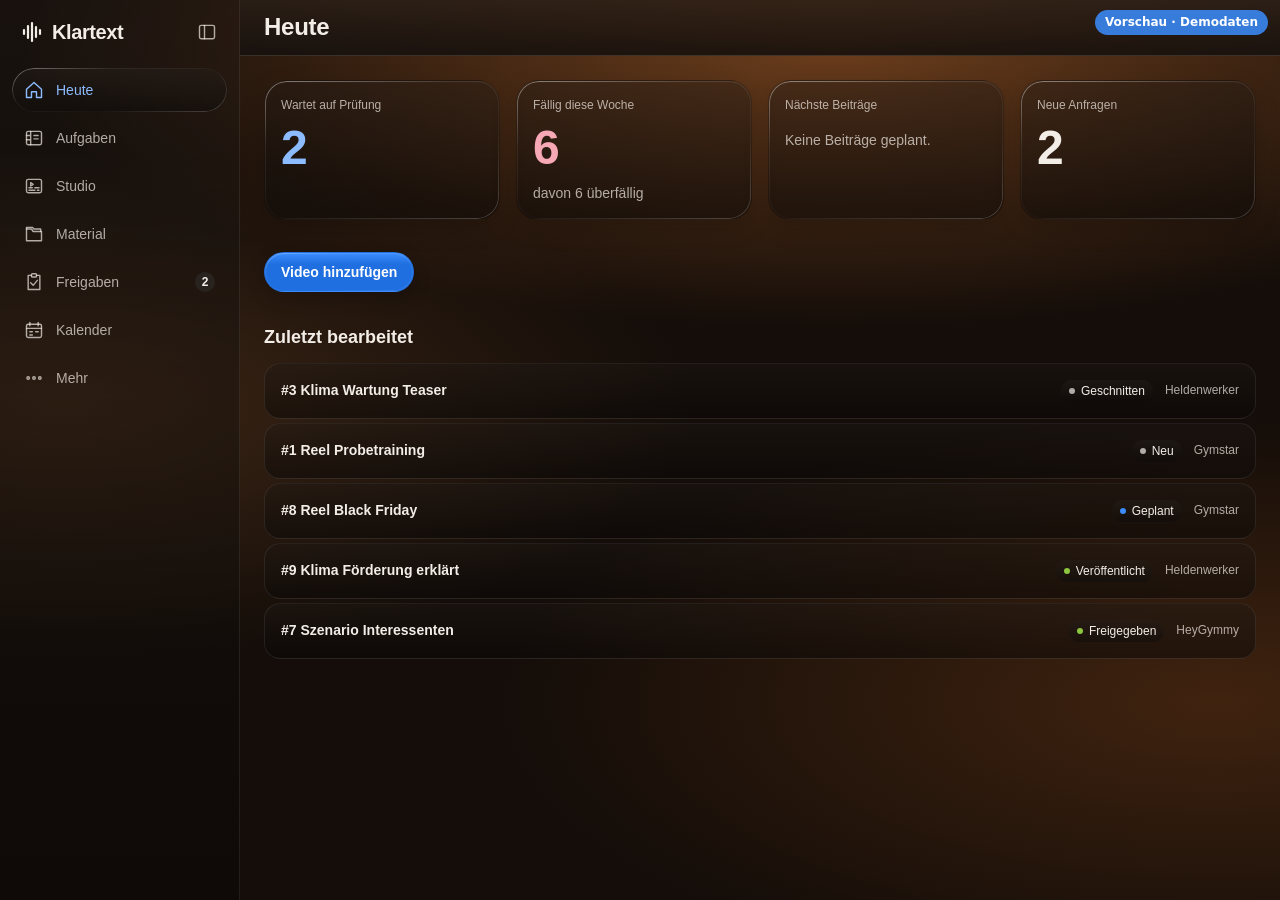
<file: index.html>
<!doctype html>
<html lang="de">
<head>
  <meta charset="utf-8">
  <meta name="viewport" content="width=device-width,initial-scale=1,viewport-fit=cover">
  <meta name="color-scheme" content="dark">
  <meta name="theme-color" content="#140d09">
  <meta name="robots" content="noindex, nofollow">
  <title>Klartext · Dein Content-Arbeitsplatz</title>
  <link rel="icon" href="/static/icon.svg" type="image/svg+xml">
  <link rel="manifest" href="/static/manifest.json">
  <link rel="apple-touch-icon" href="/static/icon-192.png">
  <meta name="apple-mobile-web-app-capable" content="yes">
  <meta name="apple-mobile-web-app-title" content="Klartext">
  <script src="/static/demo-api.js"></script>
  <script src="/static/theme-boot.js"></script>
  <link rel="stylesheet" href="/static/demo.css">
  <link rel="stylesheet" href="/static/tokens.css">
  <link rel="stylesheet" href="/static/style.css">
  <link rel="stylesheet" href="/static/shell.css">
  <link rel="stylesheet" href="/static/roles.css">
  <link rel="stylesheet" href="/static/theme.css">
  <link rel="stylesheet" href="/static/studio.css">
  <link rel="stylesheet" href="/static/preview.css">
  <link rel="stylesheet" href="/static/planning.css">
  <link rel="stylesheet" href="/static/instagram.css">
  <link rel="stylesheet" href="/static/statistik.css">
  <link rel="stylesheet" href="/static/team.css">
  <link rel="stylesheet" href="/static/tasks.css">
  <link rel="stylesheet" href="/static/review.css">
  <link rel="stylesheet" href="/static/material.css">
  <link rel="stylesheet" href="/static/today.css">
  <link rel="stylesheet" href="/static/settings.css">
  <link rel="stylesheet" href="/static/addvideo.css">
  <script src="/static/request.js" defer></script>
  <script src="/static/confirm.js" defer></script>
  <script src="/static/toast.js" defer></script>
  <script src="/static/library.js" defer></script>
  <script src="/static/app.js" defer></script>
  <script src="/static/editor_geometry.js" defer></script>
  <script src="/static/caption_timing.js" defer></script>
  <script src="/static/editor.js" defer></script>
  <script src="/static/planning_dates.js" defer></script>
  <script src="/static/pushsub.js" defer></script>
  <script src="/static/instagram.js" defer></script>
  <script src="/static/planning.js" defer></script>
  <script src="/static/stage.js" defer></script>
  <script src="/static/tasks.js" defer></script>
  <script src="/static/review.js" defer></script>
  <script src="/static/material.js" defer></script>
  <script src="/static/statistik.js" defer></script>
  <script src="/static/team.js" defer></script>
  <script src="/static/requests.js" defer></script>
  <script src="/static/finance.js" defer></script>
  <script src="/static/automations.js" defer></script>
  <script src="/static/today.js" defer></script>
  <script src="/static/addvideo.js" defer></script>
  <script src="/static/settings.js" defer></script>
  <script src="/static/shell.js" defer></script>
</head>
<body>
<a class="skipLink" href="#main">Zum Inhalt springen</a>

<aside class="sidebar" aria-label="Navigation">
  <div class="sidebarHead">
    <a class="brand" href="#main" data-shell-route="today" aria-label="Klartext, zur Seite Heute">
      <svg viewBox="0 0 24 24" aria-hidden="true"><path d="M4 10v4M8 6v12M12 3v18M16 7v10M20 10v4"/></svg>
      <span class="brandLabel">Klartext</span>
    </a>
    <button id="toggleSidebar" type="button" class="sidebarIconButton" aria-expanded="true" aria-label="Seitenleiste einklappen" title="Seitenleiste einklappen"><svg viewBox="0 0 24 24" aria-hidden="true"><rect x="3" y="4" width="18" height="16" rx="2"/><path d="M9 4v16"/></svg></button>
  </div>

  <nav class="workspaceNav" aria-label="Arbeitsbereiche">
    <button class="navItem" type="button" data-workspace="today" aria-pressed="false" aria-controls="structureWorkspace" title="Heute" aria-label="Heute"><svg viewBox="0 0 24 24" aria-hidden="true"><path d="m3 11 9-8 9 8v10h-6v-7H9v7H3Z"/></svg><span>Heute</span></button>
    <button class="navItem" type="button" data-workspace="projects" aria-pressed="false" aria-controls="structureWorkspace" title="Aufgaben" aria-label="Aufgaben"><svg viewBox="0 0 24 24" aria-hidden="true"><rect x="3" y="4" width="18" height="16" rx="2"/><path d="M8 4v16M3 9h5M3 14h5M12 9h5M12 13h5"/></svg><span>Aufgaben</span></button>
    <button class="navItem" type="button" data-workspace="studio" aria-pressed="false" aria-controls="studio" title="Studio" aria-label="Studio"><svg viewBox="0 0 24 24" aria-hidden="true"><rect x="3" y="4" width="18" height="16" rx="2"/><path d="M6 14h4M13 14h5M6 17h7M16 17h2M8 8l3 2-3 2Z"/></svg><span>Studio</span></button>
    <button class="navItem" type="button" data-workspace="material" aria-pressed="false" aria-controls="structureWorkspace" title="Material" aria-label="Material"><svg viewBox="0 0 24 24" aria-hidden="true"><path d="M3 6h6l2 3h10v11H3Z"/><path d="M3 6V4h7l2 2h8v3"/></svg><span>Material</span></button>
    <button class="navItem" type="button" data-workspace="review" aria-pressed="false" aria-controls="structureWorkspace" title="Freigaben" aria-label="Freigaben"><svg viewBox="0 0 24 24" aria-hidden="true"><path d="M9 4H5v17h14V4h-4"/><rect x="9" y="2" width="6" height="4" rx="1"/><path d="m8 13 3 3 5-6"/></svg><span>Freigaben</span></button>
    <button class="navItem" type="button" data-workspace="planning" aria-pressed="false" aria-controls="structureWorkspace" title="Kalender" aria-label="Kalender"><svg viewBox="0 0 24 24" aria-hidden="true"><rect x="3" y="5" width="18" height="16" rx="2"/><path d="M7 3v4M17 3v4M3 10h18M7 14h3M14 14h3M7 18h3"/></svg><span>Kalender</span></button>
    <details class="navMore" data-nav-more>
      <summary class="navItem" title="Mehr"><svg viewBox="0 0 24 24" aria-hidden="true"><circle cx="5" cy="12" r="1.5"/><circle cx="12" cy="12" r="1.5"/><circle cx="19" cy="12" r="1.5"/></svg><span>Mehr</span></summary>
      <button class="navItem" type="button" data-workspace="requests" aria-pressed="false" aria-controls="structureWorkspace" title="Anfragen" aria-label="Anfragen"><svg viewBox="0 0 24 24" aria-hidden="true"><path d="M4 5h16v11H8l-4 4z"/><path d="M12 8v5M9.5 10.5h5"/></svg><span>Anfragen</span></button>
      <button class="navItem" type="button" data-workspace="team" aria-pressed="false" aria-controls="structureWorkspace" title="Team" aria-label="Team"><svg viewBox="0 0 24 24" aria-hidden="true"><circle cx="9" cy="8" r="3.5"/><path d="M2.5 20a6.5 6.5 0 0 1 13 0"/><path d="M16 4.5a3.5 3.5 0 0 1 0 7M18 20a6 6 0 0 0-3-5.2"/></svg><span>Team</span></button>
      <button class="navItem" type="button" data-workspace="finance" aria-pressed="false" aria-controls="structureWorkspace" title="Finanzen" aria-label="Finanzen"><svg viewBox="0 0 24 24" aria-hidden="true"><rect x="3" y="6" width="18" height="13" rx="2"/><path d="M3 10h18M7 15h4"/></svg><span>Finanzen</span></button>
      <button class="navItem" type="button" data-workspace="automations" aria-pressed="false" aria-controls="structureWorkspace" title="Abläufe" aria-label="Abläufe"><svg viewBox="0 0 24 24" aria-hidden="true"><path d="M13 3 5 14h6l-1 7 8-11h-6z"/></svg><span>Abläufe</span></button>
      <button class="navItem" type="button" data-workspace="statistik" aria-pressed="false" aria-controls="structureWorkspace" title="Statistik" aria-label="Statistik"><svg viewBox="0 0 24 24" aria-hidden="true"><path d="M4 20V11M10 20V5M16 20v-8M21 20H3"/></svg><span>Statistik</span></button>
      <button class="navItem" type="button" data-workspace="settings" aria-pressed="false" aria-controls="structureWorkspace" title="Einstellungen" aria-label="Einstellungen"><svg viewBox="0 0 24 24" aria-hidden="true"><path d="M4 7h16M4 17h16"/><circle cx="9" cy="7" r="3"/><circle cx="15" cy="17" r="3"/></svg><span>Einstellungen</span></button>
    </details>
  </nav>
</aside>

<div class="appShell">
  <header class="topbar">
    <h1 class="topbarTitle"><strong id="topbarTitle">Heute</strong></h1>
    <div class="topbarActions" data-topbar-actions><button type="button" class="btn" data-topbar-add-video hidden>Video hinzufügen</button><button type="button" class="btn" data-topbar-task hidden>Zur Aufgabe</button><button type="button" class="btn roleNote" data-role-note hidden></button></div>
  </header>

  <main id="main">
    <section id="studio" class="studio" aria-label="Studio">
    <nav class="studioTabs seg" aria-label="Studio-Bereiche">
      <button class="studioTab isActive" type="button" data-workspace="transcribe" aria-pressed="true" aria-controls="form">Transkript</button>
      <button class="studioTab" type="button" data-workspace="subtitles" aria-pressed="false" aria-controls="subtitleWorkspace">Untertitel</button>
      <button class="studioTab" type="button" data-workspace="social" aria-pressed="false" aria-controls="captionPanel">Text</button>
    </nav>
    <aside class="studioLibrary" aria-label="Video-Bibliothek">
  <nav class="libraryNavigation" aria-label="Video-Bibliothek">
    <p class="structureNavLabel">Deine Bibliothek</p>
    <button id="sidebarHome" class="sideNavButton" type="button" title="Videos ohne Projekt" aria-label="Videos ohne Projekt"><svg viewBox="0 0 24 24" aria-hidden="true"><rect x="3" y="5" width="18" height="14" rx="2"/><path d="m10 9 5 3-5 3Z"/></svg><span>Videos ohne Projekt</span></button>
    <button id="sidebarSearch" class="sideNavButton" type="button" title="Videos suchen"><svg viewBox="0 0 24 24" aria-hidden="true"><circle cx="10.5" cy="10.5" r="7"/><path d="m16 16 5 5"/></svg><span>Suchen</span></button>
  </nav>
  <div id="librarySearchPanel" class="field" hidden><label for="librarySearchInput">Videos suchen</label><input id="librarySearchInput" type="search" placeholder="Name des Videos …" autocomplete="off"></div>

  <div class="libraryFolders">
    <button id="newFolder" class="sideNavButton" type="button" title="Neues Projekt"><svg viewBox="0 0 24 24" aria-hidden="true"><path d="M13 19H3V5h6l2 3h10v5M18 15v7M14.5 18.5h7"/></svg><span>Neues Projekt</span></button>
    <div id="folderList" role="list" aria-label="Deine Projekte"></div>
  </div>
  <section class="history" aria-labelledby="historyTitle" id="history">
    <div class="sideSectionTitle">
      <h2 id="historyTitle"><span id="libraryListLabel">Deine Videos</span></h2>
    </div>
    <div id="historyList"></div>
    <p id="librarySelectionStatus" class="librarySelectionStatus" role="status" aria-live="polite"></p>
    <p id="historyEmpty">Noch keine Videos.<br>Neue Videos erscheinen hier. Zieh sie in ein Projekt.</p>
  </section>
  <p id="libraryStatus" class="libraryStatus" role="status" aria-live="polite"></p>
    </aside>
    <div class="studioMain">
    <div class="workspace">
      <section class="source glassPanel" aria-label="Video auswählen und transkribieren">
        <form id="form">
          <label class="dropzone addVideoDrop" id="dropzone" for="file">
            <input id="file" class="addVideoFile" type="file" accept=".mp4,.mov,.mp3,.wav,.m4a,.flac,.ogg,.webm" aria-label="Audio- oder Videodatei auswählen">
            <strong id="fileTitle">Audio oder Video hier ablegen</strong>
            <span id="fileInfo" class="status">Klicken und Datei auswählen</span>
            <span class="dropzoneFormats">MP4, MOV, MP3, WAV, M4A, FLAC, OGG oder WebM</span>
          </label>

          <div class="formBottom">
            <div class="configHeader"><h2>Transkription einstellen</h2><p class="status">Sprache, Genauigkeit und Sprecherprofil</p></div>
            <div class="settings">
              <div class="field fieldGroup">
                <label for="language">Sprache</label>
                <select id="language">
                  <option value="auto">Automatisch erkennen</option>
                  <option value="de" selected>Deutsch</option>
                  <option value="en">Englisch</option>
                  <option value="fr">Französisch</option>
                  <option value="es">Spanisch</option>
                  <option value="it">Italienisch</option>
                  <option value="nl">Niederländisch</option>
                  <option value="pl">Polnisch</option>
                  <option value="pt">Portugiesisch</option>
                  <option value="tr">Türkisch</option>
                </select>
              </div>
              <div class="field fieldGroup">
                <label for="model">Qualität</label>
                <select id="model" aria-describedby="modelHint">
                  <option value="tiny">Schnell</option>
                  <option value="base">Kompakt</option>
                  <option value="small" selected>Ausgewogen · empfohlen</option>
                  <option value="medium">Gründlich</option>
                </select>
              </div>
              <div class="field fieldGroup">
                <label for="speaker">Sprecher</label>
                <select id="speaker"><option value="">Ohne Sprecherprofil</option></select>
              </div>
            </div>

            <details class="profileManager speakerManager">
              <summary>
                <span class="summaryIcon"><svg viewBox="0 0 24 24" aria-hidden="true"><path d="M16 21v-2a4 4 0 0 0-4-4H7a4 4 0 0 0-4 4v2M9.5 11a4 4 0 1 0 0-8 4 4 0 0 0 0 8ZM19 8v6M16 11h6"/></svg></span>
                <span><strong>Sprecher &amp; Korrekturen</strong><small>Schreibweisen pro Stimme lernen</small></span>
                <svg class="chevron" viewBox="0 0 24 24" aria-hidden="true"><path d="m9 6 6 6-6 6"/></svg>
              </summary>
              <div class="detailsBody">
                <p>Gespeicherte Textkorrekturen helfen bei künftigen Videos dieses Sprechers.</p>
                <div class="inlineForm speakerCreateRow">
                  <div class="field"><input id="speakerName" aria-label="Name des neuen Sprechers" placeholder="Name des Sprechers" maxlength="100"></div>
                  <button id="addSpeaker" class="btn" type="button">Sprecher hinzufügen</button>
                </div>
                <div id="correctionRows" class="field"></div>
                <div class="inlineForm correctionActions">
                  <button id="addCorrection" class="btn" type="button">Korrektur hinzufügen</button>
                  <button id="saveCorrections" class="btn" type="button">Korrekturen speichern</button>
                </div>
                <p id="correctionStatus" class="status" role="status"></p>
              </div>
            </details>

            <p class="modelHint status" id="modelHint">Gute Genauigkeit für die meisten Videos. Einmaliger Download: ca. 500 MB.</p>
            <div class="startRow">
              <span class="fileNote status" id="fileNote">Wähle zuerst eine Datei aus.</span>
              <button class="btn isPrimary" id="start" type="submit" disabled>
                <span id="startLabel">Transkribieren</span>
                <svg viewBox="0 0 24 24" aria-hidden="true"><path d="M5 12h14m-6-6 6 6-6 6"/></svg>
              </button>
              <button class="btn isPrimary" id="nextSubtitles" type="button" hidden>Weiter zu Untertitel</button>
            </div>
          </div>
        </form>
      </section>

      <div id="status" class="status glassPanel" role="status" aria-live="polite" hidden>
        <div class="statusRow">
          <span class="statusDot" aria-hidden="true"></span>
          <div><span class="statusLabel">Verarbeitung</span><strong id="phase">Bereit, wenn du es bist.</strong></div>
          <span id="percent"></span>
        </div>
        <progress id="progress" max="100" value="0" hidden aria-label="Verarbeitungsfortschritt"></progress>
        <p id="message">Wähle ein Video aus, um zu beginnen.</p>
        <button class="btn cancel" id="cancel" type="button" hidden>Verarbeitung abbrechen</button>
      </div>

      <section class="result glassPanel" id="result" aria-labelledby="resultTitle" hidden>
        <div class="resultHeader">
          <div><h2 id="resultTitle">Dein Transkript</h2><p id="resultMeta" class="status">Hier erscheint dein erkannter Text.</p></div>
        </div>

        <div id="mediaPanel" class="mediaPanel" hidden>
          <div id="mediaHost"></div>
          <canvas id="waveform" height="90" aria-label="Wellenform des Videos" hidden></canvas>
          <div class="playbackTools">
            <span id="mediaHint" class="status">Klicke im Lesemodus auf ein Wort, um dorthin zu springen.</span>
            <label for="playbackRate">Tempo</label>
            <div class="field"><select id="playbackRate">
              <option value="0.75">0,75×</option>
              <option value="1" selected>1×</option>
              <option value="1.25">1,25×</option>
              <option value="1.5">1,5×</option>
              <option value="2">2×</option>
            </select></div>
          </div>
        </div>

        <p id="mediaMissing" class="editNote mediaMissing status" hidden>Für dieses ältere Transkript ist kein Video gespeichert.</p>
        <div class="editTools actionRow">
          <span id="saveStatus" class="status" role="status"></span>
          <div class="modeSwitch" aria-label="Transkriptansicht">
            <button id="readMode" class="btn" type="button" aria-pressed="false">Mitlesen</button>
            <button id="editMode" class="btn" type="button" aria-pressed="true">Bearbeiten</button>
          </div>
          <button id="saveTranscript" class="btn" type="button">Text speichern</button>
        </div>
        <div class="editorArea">
          <div id="reader" class="reader" hidden aria-label="Transkript mit Wortzeitstempeln"></div>
          <div id="empty" class="empty emptyState">
            <span class="emptyStateIcon"><svg viewBox="0 0 24 24" aria-hidden="true"><path d="M6 3h8l4 4v14H6V3Z M14 3v5h4M9 12h6M9 16h4"/></svg></span>
            <h3>Dein Text entsteht hier.</h3>
            <p>Der erkannte Text erscheint während der Verarbeitung.<br>Danach kannst du ihn direkt bearbeiten.</p>
          </div>
          <textarea id="transcript" aria-label="Transkript bearbeiten" spellcheck="true" hidden></textarea>
        </div>
        <div class="resultFooter">
          <span id="wordCount">0 Wörter</span>
          <div>
            <button id="copy" class="btn" type="button" disabled>
              <svg viewBox="0 0 24 24" aria-hidden="true"><rect x="8" y="8" width="12" height="13" rx="2"/><path d="M16 8V3H3v13h5"/></svg>
              Kopieren
            </button>
            <button id="download" class="btn" type="button" disabled>
              <svg viewBox="0 0 24 24" aria-hidden="true"><path d="M12 3v12m-4-4 4 4 4-4M4 16v5h16v-5"/></svg>
              TXT herunterladen
            </button>
          </div>
        </div>
        <p class="editNote status" id="editNote">Prüfe wichtige Stellen. Automatische Transkripte können Fehler enthalten.</p>
      </section>
    </div>

    <section id="captionPanel" class="captionPanel glassPanel" aria-labelledby="captionTitle" hidden>
      <div class="resultHeader">
        <div><h2 id="captionTitle">Social-Media-Texte</h2><p class="status">Drei Varianten aus deinem korrigierten Transkript.</p></div>
        <span class="chip">Lokale KI</span>
      </div>
      <div class="captionBody">
        <div class="captionSettings">
          <div>
            <span class="controlLabel">Firma</span>
            <input id="brandSelect" type="hidden" value="gymstar">
            <div id="brandChoices" class="choiceGroup" role="group" aria-label="Firma"></div>
          </div>
          <div>
            <span class="controlLabel">Format</span>
            <input id="captionFormat" type="hidden" value="reel">
            <div id="formatChoices" class="choiceGroup" role="group" aria-label="Format">
              <button type="button" class="btn" data-value="reel" aria-pressed="true">Reel · Instagram</button>
              <button type="button" class="btn" data-value="ad" aria-pressed="false">Anzeige · Werbung</button>
            </div>
          </div>
          <div>
            <span class="controlLabel">Länge</span>
            <input id="captionLength" type="hidden" value="short">
            <div id="lengthChoices" class="choiceGroup" role="group" aria-label="Länge">
              <button type="button" class="btn" data-value="short" aria-pressed="true">Kurz</button>
              <button type="button" class="btn" data-value="long" aria-pressed="false">Lang</button>
            </div>
          </div>
        </div>

        <details class="profileManager brandManager">
          <summary>
            <span class="summaryIcon"><svg viewBox="0 0 24 24" aria-hidden="true"><path d="m20 13-7 7-9-9V4h7l9 9ZM8.5 8.5h.01"/></svg></span>
            <span><strong>Eigene Firma hinzufügen</strong><small>Tonalität und Schreibregeln hinterlegen</small></span>
            <svg class="chevron" viewBox="0 0 24 24" aria-hidden="true"><path d="m9 6 6 6-6 6"/></svg>
          </summary>
          <div class="detailsBody">
            <div class="field"><label for="brandName">Firmenname</label><input id="brandName" maxlength="100" placeholder="Name deiner Firma"></div>
            <div class="field"><label for="brandRules">Schreibregeln</label><textarea id="brandRules" placeholder="Tonalität, Ansprache und wichtige Begriffe"></textarea></div>
            <button id="addBrand" class="btn" type="button">Firma speichern</button>
          </div>
        </details>

        <div class="generateRow">
          <p id="aiStatus" class="status" role="status">Lokales Schreibmodell wird geprüft …</p>
          <button id="generate" class="btn isPrimary" type="button">
            <svg viewBox="0 0 24 24" aria-hidden="true"><path d="m12 3 1.4 4.1L17.5 8.5l-4.1 1.4L12 14l-1.4-4.1-4.1-1.4 4.1-1.4L12 3ZM18 14l.8 2.2L21 17l-2.2.8L18 20l-.8-2.2L15 17l2.2-.8L18 14Z"/></svg>
            3 Varianten generieren
          </button>
        </div>
        <p id="captionStatus" class="status" role="status" aria-live="polite"></p>
        <div id="variants"></div>
        <button id="saveCaptions" type="button" class="btn" hidden>Varianten speichern</button>
      </div>
    </section>

    <section id="subtitleWorkspace" class="subtitleWorkspace" aria-labelledby="subtitleEditorTitle" hidden>
      <header class="editorHeader glassPanel">
        <div><h2 id="subtitleEditorTitle">Untertitel gestalten</h2></div>
        <div class="editorProjectPicker field"><label for="editorProject">Video</label><select id="editorProject"><option value="">Video auswählen …</option></select></div>
        <div class="editorHeaderActions">
          <button id="addSubtitleVideo" class="btn isQuiet" type="button">Ohne Aufgabe hochladen</button>
          <input id="subtitleVideoFile" type="file" accept=".mp4,.mov,.webm" aria-label="Video für Untertitel hinzufügen" hidden>
          <button id="undoEditor" class="btn isIcon" type="button" aria-label="Rückgängig" title="Rückgängig · Strg+Z" disabled>↶</button>
          <button id="redoEditor" class="btn isIcon" type="button" aria-label="Wiederholen" title="Wiederholen · Strg+Umschalt+Z" disabled>↷</button>
          <button id="saveSubtitleProject" class="btn" type="button" disabled>Speichern</button>
          <details class="exportMenu">
            <summary class="btn isPrimary">Exportieren</summary>
            <div class="popover">
              <fieldset id="exportFps" class="exportFpsChoices">
                <legend>Bildrate</legend>
                <label><input type="radio" name="exportFps" value="30" checked><span>30 FPS</span></label>
                <label><input type="radio" name="exportFps" value="60"><span>60 FPS</span></label>
              </fieldset>
              <button id="exportVideo" type="button">Video mit Untertiteln (MP4)</button>
              <button id="exportSrt" type="button">Untertiteldatei (SRT)</button>
              <button id="exportVtt" type="button">Untertiteldatei (VTT)</button>
            </div>
          </details>
        </div>
      </header>
      <p class="status exportHint" id="exportHint" hidden><span data-export-hint></span><button type="button" class="btn isQuiet" data-export-task hidden>Zur Aufgabe</button></p>
      <div class="subtitleUploadFeedback"><p id="subtitleUploadStatus" role="status" aria-live="polite"></p><progress id="subtitleUploadProgress" max="100" value="0" aria-label="Video wird transkribiert" hidden></progress></div>
      <div id="editorEmpty" class="editorEmpty glassPanel"><strong>Füge ein Video hinzu oder wähle eines aus.</strong><span>Wortgenaue Untertitel, Stile und Exporte entstehen vollständig lokal.</span></div>
      <div id="editorStudio" class="editorStudio" hidden>
        <aside class="editorRail glassPanel" aria-label="Untertitel und Phrasen"><div class="railHeading"><div><span>Phrasen</span><strong id="phraseCount">0</strong></div><button id="addPhrase" type="button" class="btn isIcon" aria-label="Phrase hinzufügen" title="Phrase an der weißen Linie hinzufügen">+</button></div><div id="phraseList" class="phraseList"></div></aside>
        <section class="previewPanel glassPanel" aria-label="Videovorschau">
          <button id="closeExpandedVideo" class="expandedClose" type="button" aria-label="Große Videovorschau schließen" title="Schließen · Esc" hidden><svg viewBox="0 0 24 24" aria-hidden="true"><path d="m6 6 12 12M18 6 6 18"/></svg></button>
          <div class="previewToolbar"><label for="aspectRatio">Format</label><div class="field"><select id="aspectRatio"><option>9:16</option><option>16:9</option><option>1:1</option><option>4:5</option></select></div><button id="toggleSafeArea" type="button" class="btn" aria-pressed="true">Sicherheitsbereich</button><span id="editorSaveStatus">Nicht gespeichert</span><button id="expandVideo" class="btn previewExpandButton" type="button" aria-label="Video groß anzeigen" title="Video groß anzeigen" aria-pressed="false"><svg viewBox="0 0 24 24" aria-hidden="true"><path d="M8 3H3v5M16 3h5v5M21 16v5h-5M8 21H3v-5M3 3l6 6M21 3l-6 6M21 21l-6-6M3 21l6-6"/></svg></button></div>
          <div class="previewCanvasArea">
            <nav class="editorToolDock" aria-label="Video-Werkzeuge">
              <button id="editorToolImage" type="button" data-editor-tool="image" aria-controls="editorToolPanelImage" aria-expanded="false" title="Bild hinzufügen"><svg viewBox="0 0 24 24" aria-hidden="true"><rect x="3" y="3" width="18" height="18" rx="2"/><circle cx="8" cy="8" r="1.5"/><path d="m3 17 5-5 4 4 4-6 5 7"/></svg><span>Bild</span></button>
              <button id="editorToolMusic" type="button" data-editor-tool="music" aria-controls="editorToolPanelMusic" aria-expanded="false" title="Musik hinzufügen"><svg viewBox="0 0 24 24" aria-hidden="true"><path d="M9 18V5l11-2v13M9 9l11-2"/><ellipse cx="6" cy="18" rx="3" ry="2"/><ellipse cx="17" cy="16" rx="3" ry="2"/></svg><span>Musik</span></button>
              <button id="editorToolVoiceover" type="button" data-editor-tool="voiceover" aria-controls="editorToolPanelVoiceover" aria-expanded="false" title="Voiceover hinzufügen"><svg viewBox="0 0 24 24" aria-hidden="true"><rect x="9" y="2" width="6" height="12" rx="3"/><path d="M5 10v2a7 7 0 0 0 14 0v-2M12 19v3M8 22h8"/></svg><span>Voiceover</span></button>
              <button id="editorToolVolume" type="button" data-editor-tool="volume" aria-controls="editorToolPanelVolume" aria-expanded="false" title="Lautstärke einstellen"><svg viewBox="0 0 24 24" aria-hidden="true"><path d="M3 9h4l5-4v14l-5-4H3ZM16 8a6 6 0 0 1 0 8M19 5a10 10 0 0 1 0 14"/></svg><span>Lautstärke</span></button>
              <button id="editorToolText" type="button" data-editor-tool="text" aria-controls="editorToolPanelText" aria-expanded="false" title="Text hinzufügen"><svg viewBox="0 0 24 24" aria-hidden="true"><path d="M4 7V4h16v3M12 4v16M8 20h8"/></svg><span>Text</span></button>
            </nav>
            <div class="previewCanvasWrap">
              <div id="videoStage" class="videoStage aspect-9-16"><video id="editorVideo" preload="metadata" playsinline></video><div id="safeArea" class="safeArea" aria-hidden="true"></div><div id="captionGuideX" class="captionGuide captionGuideX" aria-hidden="true" hidden></div><div id="captionGuideY" class="captionGuide captionGuideY" aria-hidden="true" hidden></div><div id="captionSelection" class="captionSelection" tabindex="0" role="group" aria-label="Untertitel verschieben oder an den Ecken skalieren"><div id="captionOverlay" class="captionOverlay"></div><button type="button" class="captionResizeHandle nw" data-resize-handle="nw" aria-label="Oben links skalieren"></button><button type="button" class="captionResizeHandle ne" data-resize-handle="ne" aria-label="Oben rechts skalieren"></button><button type="button" class="captionResizeHandle se" data-resize-handle="se" aria-label="Unten rechts skalieren"></button><button type="button" class="captionResizeHandle sw" data-resize-handle="sw" aria-label="Unten links skalieren"></button></div></div>
            </div>
            <section id="editorToolPanelImage" class="editorToolPanel" data-editor-tool-panel="image" role="region" aria-labelledby="editorToolImage" hidden>
              <div class="editorToolPanelHeading"><h2>Bild hinzufügen</h2><button type="button" class="btn isQuiet isIcon" data-close-editor-tool aria-label="Bild-Werkzeug schließen">×</button></div>
              <label for="editorImageFile">Lokales Bild auswählen</label><input id="editorImageFile" type="file" accept="image/*">
              <p id="editorImageStatus" class="toolFileStatus" role="status">Noch kein Bild ausgewählt.</p><p class="controlHint">Noch ohne Wirkung: Bild, Musik, Voiceover und Zusatztext erscheinen weder in der Vorschau noch im exportierten Video.</p>
            </section>
            <section id="editorToolPanelMusic" class="editorToolPanel" data-editor-tool-panel="music" role="region" aria-labelledby="editorToolMusic" hidden>
              <div class="editorToolPanelHeading"><h2>Musik hinzufügen</h2><button type="button" class="btn isQuiet isIcon" data-close-editor-tool aria-label="Musik-Werkzeug schließen">×</button></div>
              <label for="editorMusicFile">Lokale Audiodatei auswählen</label><input id="editorMusicFile" type="file" accept="audio/*">
              <p id="editorMusicFileStatus" class="toolFileStatus" role="status">Noch keine Musikspur ausgewählt.</p><p class="controlHint">Noch ohne Wirkung: Bild, Musik, Voiceover und Zusatztext erscheinen weder in der Vorschau noch im exportierten Video.</p>
            </section>
            <section id="editorToolPanelVoiceover" class="editorToolPanel" data-editor-tool-panel="voiceover" role="region" aria-labelledby="editorToolVoiceover" hidden>
              <div class="editorToolPanelHeading"><h2>Voiceover hinzufügen</h2><button type="button" class="btn isQuiet isIcon" data-close-editor-tool aria-label="Voiceover-Werkzeug schließen">×</button></div>
              <label for="editorVoiceoverFile">Lokale Sprachaufnahme auswählen</label><input id="editorVoiceoverFile" type="file" accept="audio/*">
              <p id="editorVoiceoverFileStatus" class="toolFileStatus" role="status">Noch keine Sprachaufnahme ausgewählt.</p><p class="controlHint">Noch ohne Wirkung: Bild, Musik, Voiceover und Zusatztext erscheinen weder in der Vorschau noch im exportierten Video.</p>
            </section>
            <section id="editorToolPanelVolume" class="editorToolPanel" data-editor-tool-panel="volume" role="region" aria-labelledby="editorToolVolume" hidden>
              <div class="editorToolPanelHeading"><h2>Lautstärke</h2><button type="button" class="btn isQuiet isIcon" data-close-editor-tool aria-label="Lautstärke-Werkzeug schließen">×</button></div>
              <label for="editorVideoVolume">Video <output id="editorVideoVolumeValue" for="editorVideoVolume">100 %</output></label><input id="editorVideoVolume" type="range" min="0" max="100" step="1" value="100">
              <label for="editorAddedAudioVolume">Hinzugefügtes Audio <output id="editorAddedAudioVolumeValue" for="editorAddedAudioVolume">100 %</output></label><input id="editorAddedAudioVolume" type="range" min="0" max="100" step="1" value="100">
              <p class="controlHint">Die Lautstärke gilt nur für die Vorschau. Hinzugefügtes Audio kommt nicht ins exportierte Video.</p>
            </section>
            <section id="editorToolPanelText" class="editorToolPanel" data-editor-tool-panel="text" role="region" aria-labelledby="editorToolText" hidden>
              <div class="editorToolPanelHeading"><h2>Zusätzlicher Text</h2><button type="button" class="btn isQuiet isIcon" data-close-editor-tool aria-label="Text-Werkzeug schließen">×</button></div>
              <button id="addEditorTextLayer" class="btn" type="button">Textebene hinzufügen</button><div id="editorTextLayers" class="editorTextLayers" aria-label="Lokale Textebenen"></div>
              <p class="controlHint">Noch ohne Wirkung: Bild, Musik, Voiceover und Zusatztext erscheinen weder in der Vorschau noch im exportierten Video.</p>
            </section>
          </div>
          <div class="transport"><button id="editorPlay" class="btn isIcon" type="button" aria-label="Video abspielen" aria-keyshortcuts="Space" title="Video abspielen oder pausieren · Leertaste">▶</button><span id="editorCurrentTime">00:00.0</span><input id="editorScrubber" type="range" min="0" max="1" step="0.01" value="0" aria-label="Abspielposition"><span id="editorDuration">00:00.0</span><label for="timelineZoom">Zoom</label><input id="timelineZoom" type="range" min="1" max="5" step="0.25" value="1" aria-label="Zoom der Zeitleiste"></div>
        </section>
        <aside class="styleInspector glassPanel" aria-label="Untertitel-Eigenschaften">
          <div class="inspectorTabs" role="tablist" aria-label="Untertitel-Einstellungen">
            <button id="inspectorCaptionTab" type="button" role="tab" aria-selected="true" aria-controls="inspectorCaptionPanel" tabindex="0" class="isActive" data-inspector="caption">Untertitel</button>
            <button id="inspectorPhraseTab" type="button" role="tab" aria-selected="false" aria-controls="inspectorPhrasePanel" tabindex="-1" data-inspector="phrase">Phrase</button>
            <button id="inspectorHighlightTab" type="button" role="tab" aria-selected="false" aria-controls="inspectorHighlightPanel" tabindex="-1" data-inspector="highlight">Hervorheben</button>
          </div>
          <div class="inspectorScroll">
            <div id="inspectorCaptionPanel" role="tabpanel" aria-labelledby="inspectorCaptionTab">
            <section class="inspectorSection"><h2>Typografie</h2><label class="field">Schrift<select id="styleFont"><option>Arial</option></select></label><p id="fontVariantHint" class="controlHint">Die verfügbaren Ausführungen passen sich der Schrift an.</p><div class="fieldGrid"><label class="field">Stärke<select id="styleWeight"><option value="700">Fett</option></select></label><label class="field">Ausführung<select id="styleSlant"><option value="normal">Normal</option><option value="italic">Kursiv</option></select></label></div><label class="field">Größe<input id="styleSize" type="number" min="20" max="180" value="72"></label><div class="fieldGrid"><label class="field">Textfarbe<input id="styleTextColor" type="color" value="#ffffff"></label><label class="field">Aktives Wort<input id="styleActiveColor" type="color" value="#b6e63c"></label></div></section>
            <section class="inspectorSection"><h2>Kontur &amp; Schatten</h2><div class="fieldGrid"><label>Kontur<input id="styleOutline" type="range" min="0" max="12" value="3"></label><label>Schatten<input id="styleShadow" type="range" min="0" max="24" value="8"></label></div><label class="switchRow check">Hintergrund <input id="styleBackground" type="checkbox"></label></section>
            <section class="inspectorSection"><h2>Layout</h2><div class="segmented" id="styleAlignment" role="group" aria-label="Textausrichtung"><button type="button" class="btn" data-value="left" aria-pressed="false">Links</button><button type="button" class="btn" data-value="center" aria-pressed="true">Zentriert</button><button type="button" class="btn" data-value="right" aria-pressed="false">Rechts</button></div><div class="fieldGrid"><label class="field">Wörter/Zeile<input id="wordsPerLine" type="number" min="1" max="12" value="5"></label><label class="field">Zeilen<input id="maxLines" type="number" min="1" max="4" value="2"></label></div><label class="field">Animation<select id="styleTransition"><option value="none">Keine</option><option value="fade">Einblenden</option><option value="pop">Aufploppen</option><option value="slide">Aufsteigen</option></select></label></section>
            <section class="inspectorSection"><h2>Stilvorlage</h2><div class="templateRow"><div class="field"><input id="templateName" placeholder="Name der Vorlage" maxlength="60"></div><button id="saveTemplate" type="button" class="btn">Speichern</button></div><div id="templateList" class="templateList"></div></section>
            </div>
            <div id="inspectorPhrasePanel" role="tabpanel" aria-labelledby="inspectorPhraseTab" hidden>
              <section class="inspectorSection phraseEditor"><h2>Ausgewählte Phrase</h2><label class="field">Text<textarea id="phraseText" rows="4" lang="de" spellcheck="true"></textarea></label>
                <p class="controlHint">Wort anklicken für Hervorhebung und Größe. Doppelklick zum Korrigieren.</p>
                <div id="phraseWordHighlights" class="phraseWordHighlights field" role="group" aria-label="Wörter der ausgewählten Phrase"></div>
                <div id="selectedWordOptions" class="selectedWordOptions" hidden>
                  <strong id="selectedWordLabel"></strong>
                  <label class="switchRow check">Hervorheben<input id="selectedWordHighlight" type="checkbox"></label>
                  <label class="switchRow check">Größer anzeigen<input id="selectedWordEnlarged" type="checkbox"></label>
                  <button id="editSelectedWord" class="btn" type="button">Wort bearbeiten</button>
                  <div id="wordSuggestions" class="wordSuggestions"></div>
                </div>
                <div class="proofreadingTools"><button id="proofreadSubtitles" class="btn" type="button">Sprache prüfen</button><span id="proofreadingStatus" class="status" role="status" aria-live="polite">Deutsch · englische Wörter berücksichtigt</span></div>
                <label class="switchRow check" for="individualGeometry"><span><strong>Individuelle Position</strong><small>Nur diese Phrase vom Videolayout lösen</small></span><input id="individualGeometry" type="checkbox"></label>
                <div class="fieldGrid"><label class="field">X-Position (%)<input id="phraseX" type="number" min="0" max="100" step="0.1"></label><label class="field">Y-Position (%)<input id="phraseY" type="number" min="0" max="100" step="0.1"></label></div>
                <p class="controlHint">Horizontal positionieren</p><div class="segmented" role="group" aria-label="Horizontale Phrasenposition"><button type="button" class="btn" data-phrase-x="left" aria-pressed="false">Links</button><button type="button" class="btn" data-phrase-x="center" aria-pressed="true">Mitte</button><button type="button" class="btn" data-phrase-x="right" aria-pressed="false">Rechts</button></div>
                <p class="controlHint">Vertikal positionieren</p><div class="segmented" role="group" aria-label="Vertikale Phrasenposition"><button type="button" class="btn" data-phrase-y="top" aria-pressed="false">Oben</button><button type="button" class="btn" data-phrase-y="middle" aria-pressed="false">Mitte</button><button type="button" class="btn" data-phrase-y="bottom" aria-pressed="false">Unten</button></div>
                <div class="fieldGrid"><label class="field">Start<input id="phraseStart" type="number" min="0" step="0.01"></label><label class="field">Ende<input id="phraseEnd" type="number" min="0" step="0.01"></label></div><div class="buttonRow"><button id="splitPhrase" type="button" class="btn">In der Mitte teilen</button><button id="mergePhrase" type="button" class="btn">Mit nächster verbinden</button></div><button id="deletePhrase" type="button" class="btn isDanger">Phrase löschen</button>
              </section>
            </div>
            <div id="inspectorHighlightPanel" role="tabpanel" aria-labelledby="inspectorHighlightTab" hidden>
              <section class="inspectorSection glowControls"><h2>Leuchten</h2><button id="highlightGlow" class="btn" type="button" aria-pressed="false">Leuchten einschalten</button><label for="highlightGlowStrength">Stärke <output id="highlightGlowValue" for="highlightGlowStrength">12</output></label><input id="highlightGlowStrength" type="range" min="0" max="40" step="1" value="12" disabled><p class="controlHint">Weiches Leuchten um hervorgehobene Wörter. Wird auch im MP4 mitgerendert.</p></section>
              <section class="inspectorSection"><h2>Hervorhebung</h2><label class="switchRow check">Aktives Wort<input id="activeWord" type="checkbox" checked></label><label class="field">Farbe des aktiven Worts<input id="highlightActiveColor" type="color" value="#b6e63c"></label><label class="switchRow check">Schlüsselwörter<input id="highlightKeywords" type="checkbox"></label><label class="field">Schlüsselwortfarbe<input id="keywordColor" type="color" value="#ffd166"></label><p class="controlHint">Gilt für die im Video hinterlegten Schlüsselwörter.</p><label class="field">Effekt<select id="highlightEffect"><option value="color">Farbe</option><option value="underline">Unterstreichen</option><option value="background">Hinterlegen</option></select></label><div class="fieldGrid"><label class="field">Hervorhebungs-Schrift<select id="highlightFont"><option>Arial</option></select></label><label class="field">Stärke<select id="highlightWeight"><option value="700">Fett</option></select></label></div><label class="field">Ausführung<select id="highlightSlant"><option value="normal">Normal</option><option value="italic">Kursiv</option></select></label><div class="fieldGrid"><label class="field">Hervorhebungsfarbe<input id="highlightTextColor" type="color" value="#ffd166"></label><label class="field">Hintergrundfarbe<input id="highlightBackgroundColor" type="color" value="#ffd166"></label></div></section>
            </div>
          </div>
        </aside>
        <section id="editorTimeline" class="editorTimeline glassPanel" aria-label="Zeitleiste der Untertitel"><div class="timelineHeading"><span class="status">Phrase ziehen zum Verschieben · Kanten ziehen für Start und Ende</span><label class="field">Raster<select id="timelinePrecision"><option value="0.05">Sekunden · 0,05 s</option><option value="0.03333333333333333">Einzelbilder · 30 fps</option><option value="0.04">Einzelbilder · 25 fps</option></select></label></div><div class="timelineViewport" tabindex="0" aria-label="Zeitleiste waagrecht scrollen"><div id="timelineTrack" class="timelineTrack"><div class="timelineRuler" id="timelineRuler" aria-label="Zeitmarkierungen"></div><div id="timelineCaptionTrack" class="timelineCaptionTrack" aria-label="Untertitelspuren"></div><div id="timelineFilmstrip" class="timelineFilmstrip" role="img" aria-label="Videovorschau"></div><div id="timelinePlayhead" class="timelinePlayhead" aria-hidden="true"></div></div></div></section>
      </div>
      <p id="editorStatus" class="editorStatus" role="status" aria-live="polite"></p>
    </section>

    </div>
    </section>
    <section id="structureWorkspace" aria-label="Arbeitsbereich" hidden></section>
  </main>
</div>

<nav class="tabBar" aria-label="Hauptbereiche" data-tab-bar>
  <button class="tabBarButton" type="button" data-shell-route="today"><svg viewBox="0 0 24 24" aria-hidden="true"><path d="m3 11 9-8 9 8v10h-6v-7H9v7H3Z"/></svg><span>Heute</span></button>
  <button class="tabBarButton" type="button" data-shell-route="projects"><svg viewBox="0 0 24 24" aria-hidden="true"><rect x="3" y="4" width="18" height="16" rx="2"/><path d="M8 4v16M3 9h5M3 14h5M12 9h5M12 13h5"/></svg><span>Aufgaben</span></button>
  <button class="tabBarButton" type="button" data-shell-route="review"><svg viewBox="0 0 24 24" aria-hidden="true"><path d="M9 4H5v17h14V4h-4"/><rect x="9" y="2" width="6" height="4" rx="1"/><path d="m8 13 3 3 5-6"/></svg><span>Freigaben</span></button>
  <button class="tabBarButton" type="button" data-shell-route="planning"><svg viewBox="0 0 24 24" aria-hidden="true"><rect x="3" y="5" width="18" height="16" rx="2"/><path d="M7 3v4M17 3v4M3 10h18M7 14h3M14 14h3M7 18h3"/></svg><span>Kalender</span></button>
  <button class="tabBarButton" type="button" data-tab-more aria-expanded="false" aria-controls="tabSheet"><svg viewBox="0 0 24 24" aria-hidden="true"><circle cx="5" cy="12" r="1.5"/><circle cx="12" cy="12" r="1.5"/><circle cx="19" cy="12" r="1.5"/></svg><span>Mehr</span></button>
</nav>
<div id="tabSheet" class="tabSheet" data-tab-sheet hidden>
  <button type="button" data-shell-route="studio"><svg viewBox="0 0 24 24" aria-hidden="true"><rect x="3" y="4" width="18" height="16" rx="2"/><path d="M6 14h4M13 14h5M6 17h7M16 17h2M8 8l3 2-3 2Z"/></svg><span>Studio</span></button>
  <button type="button" data-shell-route="material"><svg viewBox="0 0 24 24" aria-hidden="true"><path d="M3 6h6l2 3h10v11H3Z"/><path d="M3 6V4h7l2 2h8v3"/></svg><span>Material</span></button>
  <button type="button" data-shell-route="requests"><svg viewBox="0 0 24 24" aria-hidden="true"><path d="M4 5h16v11H8l-4 4z"/><path d="M12 8v5M9.5 10.5h5"/></svg><span>Anfragen</span></button>
  <button type="button" data-shell-route="team"><svg viewBox="0 0 24 24" aria-hidden="true"><circle cx="9" cy="8" r="3.5"/><path d="M2.5 20a6.5 6.5 0 0 1 13 0"/><path d="M16 4.5a3.5 3.5 0 0 1 0 7M18 20a6 6 0 0 0-3-5.2"/></svg><span>Team</span></button>
  <button type="button" data-shell-route="finance"><svg viewBox="0 0 24 24" aria-hidden="true"><rect x="3" y="6" width="18" height="13" rx="2"/><path d="M3 10h18M7 15h4"/></svg><span>Finanzen</span></button>
  <button type="button" data-shell-route="automations"><svg viewBox="0 0 24 24" aria-hidden="true"><path d="M13 3 5 14h6l-1 7 8-11h-6z"/></svg><span>Abläufe</span></button>
  <button type="button" data-shell-route="statistik"><svg viewBox="0 0 24 24" aria-hidden="true"><path d="M4 20V11M10 20V5M16 20v-8M21 20H3"/></svg><span>Statistik</span></button>
  <button type="button" data-shell-route="settings"><svg viewBox="0 0 24 24" aria-hidden="true"><path d="M4 7h16M4 17h16"/><circle cx="9" cy="7" r="3"/><circle cx="15" cy="17" r="3"/></svg><span>Einstellungen</span></button>
</div>

<div id="folderDialog" class="folderDialog" role="dialog" aria-modal="true" aria-labelledby="folderDialogTitle" hidden>
  <form id="folderForm" class="folderDialogContent">
    <h2 id="folderDialogTitle" tabindex="-1">Neues Projekt</h2>
    <div class="field"><label for="folderName">Name des Projekts</label><input id="folderName" required maxlength="100" autocomplete="off"></div>
    <div class="folderDialogActions"><button id="cancelFolder" class="btn" type="button">Abbrechen</button><button id="saveFolder" class="btn isPrimary" type="submit">Speichern</button></div>
  </form>
</div>
<div id="folderMenu" class="folderMenu" role="menu" aria-label="Projekt verwalten" hidden>
  <button type="button" role="menuitem" data-folder-action="rename">Projekt umbenennen</button>
  <button type="button" role="menuitem" data-folder-action="color">Projektfarbe</button>
  <button type="button" role="menuitem" data-folder-action="share">Projekt als ZIP herunterladen</button>
  <button type="button" role="menuitem" data-folder-action="delete" class="folderDelete">Projekt löschen</button>
</div>
<input id="folderColorInput" type="color" value="#739cff" class="srOnly" tabindex="-1" aria-label="Projektfarbe wählen">
</body>
</html>
</file>
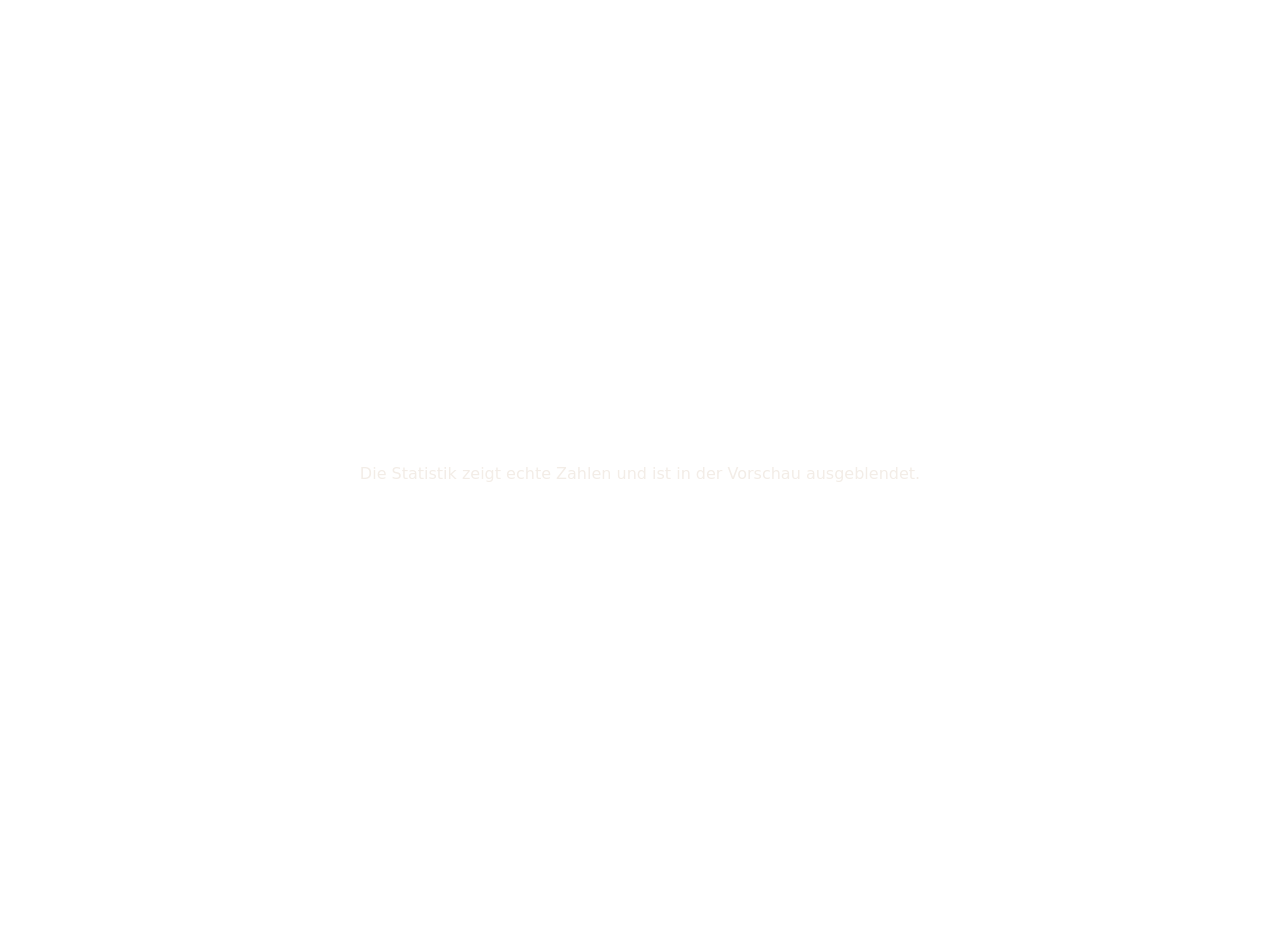
<file: statistik/index.html>
<!doctype html><html lang="de"><head><meta charset="utf-8"><meta name="viewport" content="width=device-width,initial-scale=1"><link rel="stylesheet" href="/static/demo.css"><title>Statistik</title></head><body class="demoStat"><p>Die Statistik zeigt echte Zahlen und ist in der Vorschau ausgeblendet.</p></body></html>
</file>
<file: static/demo.css>
.demoBadge{position:fixed;top:10px;right:12px;z-index:9999;padding:4px 10px;border-radius:999px;font:600 12px/1.4 system-ui,sans-serif;color:#fff;background:rgba(59,141,255,.85);pointer-events:none}
.demoStat{margin:0;min-height:100vh;display:grid;place-items:center;background:transparent;color:#f3ede7;font:500 16px/1.5 system-ui,sans-serif;text-align:center;padding:24px}
</file>
<file: static/tokens.css>
/* Stempeluhr-Look (Block N, Spec 4.1): Kaffee ist der Standard. html[data-bg] tauscht Grund, Lichtflecken und Flächen, html.light die Text- und Glaswerte. */
:root{
  --text:#f3ede7;
  /* Kontrast vor Stempeluhr-Wert (Spec 4.7): .58 schafft auf dem Lichtfleck von Meer und Kaffee keine 4,5:1, .7 schon. */
  --muted:rgba(243,237,231,.7);
  --text-dim:#7d746d;
  --line:rgba(255,255,255,.08);
  --line-strong:rgba(255,255,255,.14);
  /* Gezeichnete Raster (Kalender, Instagram-Raster): 1,5:1 gegen ihren Grund, damit sie auch in Light sichtbar bleiben. */
  --line-grid:rgba(255,255,255,.14);
  /* Feldrahmen 3:1 gegen die Glas-Karte über dem hellsten Lichtfleck (WCAG 1.4.11). */
  --line-field:rgba(255,255,255,.44);
  --accent:#3b8dff;
  --accent-soft:#6aa8ff;
  /* Text-Varianten: 4,5:1 auf jeder Glas-Karte und direkt auf dem hellsten Lichtfleck (Text auf der Seite); die Flächen behalten die Stempeluhr-Farben. */
  --accent-text:#8cbcff;
  /* Dunkles Ende des Primärknopfs wie .locnow der Stempeluhr: weiße Schrift erreicht 4,5:1. */
  --accent-deep:#1f6fe0;
  --on-accent:#ffffff;
  --deep:#1f4f8f;
  --ok:#8cc63f;--ok-text:#9ed35a;
  --warn:#f0a03c;--warn-text:#f3ae52;
  --danger:#e8667e;--danger-text:#f7a8b5;
  /* Glas wie .card, ::before und .panel der Stempeluhr: Karten ohne blur, Leisten, Sheets und Toasts mit blur. */
  --glass:linear-gradient(180deg,rgba(32,26,22,.4),rgba(10,8,7,.5));
  --glass-edge:linear-gradient(160deg,rgba(255,255,255,.42),rgba(255,255,255,.07) 30%,rgba(255,255,255,.03) 62%,rgba(255,255,255,.22));
  --glass-bar:linear-gradient(180deg,rgba(40,31,25,.82),rgba(22,17,14,.9));
  /* Bausteine (Block N Task 3), Werte aus .pill, .segctl, .card, .panel und den Inputs der Stempeluhr. */
  --glass-pill:linear-gradient(180deg,rgba(40,33,28,.42),rgba(12,10,9,.48));
  --shadow-card:inset 0 1px 2px rgba(255,255,255,.07),0 8px 24px rgba(0,0,0,.18);
  --shadow-pill:inset 0 1px 2px rgba(255,255,255,.1),0 6px 18px rgba(0,0,0,.2);
  --shadow-bar:inset 0 1px 0 rgba(255,255,255,.18),0 24px 80px rgba(0,0,0,.45);
  /* Platzhalter auf der durchsichtigen Feldfläche: .88 hält 4,5:1 auch über dem hellsten Lichtfleck mit Hover, --muted nicht. */
  --placeholder:rgba(243,237,231,.88);
  --field:rgba(255,255,255,.09);--field-hover:rgba(255,255,255,.13);--veil:rgba(255,255,255,.06);
  --seg-on:rgba(255,255,255,.13);--seg-on-shadow:0 2px 8px rgba(0,0,0,.25);--grip:rgba(255,255,255,.3);
  --today-cell:rgba(255,255,255,.13);
  /* Tab-Leiste dichter und Indikator leiser als --glass-bar/--seg-on: der aktive Tab hält 4,5:1 auch über hellem Inhalt (Abschluss-Review kontrast-1). */
  --glass-tabbar:linear-gradient(180deg,rgba(40,31,25,.92),rgba(22,17,14,.94));--tab-on:rgba(255,255,255,.1);
  /* Primärknopf: das Hellblau nur als Glanz oben, unter der Schrift liegt --accent-deep, damit Weiß 4,5:1 schafft (Spec 4.7). */
  --primary-fill:linear-gradient(180deg,var(--accent),var(--accent-deep) 30%);
  --primary-hover:linear-gradient(180deg,var(--accent-soft),var(--accent-deep) 30%);
  --bg-deep:rgba(0,0,0,.45);
  /* Bühne der Studio-Vorschau: der Grund hinter dem Video ist Inhalt und bleibt in jedem Modus dunkel. */
  --stage-ground:#050506;--shadow-stage:0 8px 24px rgba(0,0,0,.4);--shadow-handle:0 1px 5px rgba(0,0,0,1);--shadow-playhead:0 0 5px rgba(0,0,0,.6);
  --font:-apple-system,BlinkMacSystemFont,"SF Pro Text","Segoe UI",Roboto,sans-serif;
  --s1:4px;--s2:8px;--s3:12px;--s4:16px;--s5:24px;--s6:32px;--s7:48px;
  --r-control:8px;--r-field:12px;--r-tile:16px;--r-card:22px;--r-dialog:28px;--r-pill:999px;
  --h-control:40px;--h-touch:44px;--topbar:56px;--sidebar:240px;--sidebar-collapsed:64px;
  /* Two content widths: lists and tables of the Mehr pages, forms of the settings; the work pages use the full width. */
  --page-max:1200px;--page-narrow:720px;
  --ease:cubic-bezier(.16,1,.3,1);
  /* Zeichenfarben der Freigabe, Reihenfolge wie COLORS in review.js. */
  --draw-red:#ff5252;--draw-yellow:#ffd54f;--draw-blue:#40c4ff;
  /* Aliasse der alten Namen, damit die Seiten-CSS unverändert bleibt; --glass ist seit Block N der Karten-Verlauf. */
  --night:var(--bg);--abyss:var(--bg-deep);--glass-solid:var(--surface);--glass-raised:var(--surface-2);--glass-hover:var(--surface-hover);
  --border:var(--line);--hairline:var(--line);--border-strong:var(--line-strong);
  --electric:var(--accent);--electric-bright:var(--accent-soft);--cyan:var(--text);--ice:var(--text);--faint:var(--text-dim);--success:var(--ok);
  --shadow:0 24px 80px rgba(0,0,0,.45);
  --scrim:rgba(0,0,0,0.6);
  --structure-canvas:var(--bg);--structure-panel:var(--surface);--structure-control:var(--surface-2);--structure-selected:var(--surface-hover);--structure-rule:var(--line);--structure-foreground:var(--text);--structure-secondary:var(--muted);--structure-radius:var(--r-card);
  --workspace-gutter:16px;
  /* Platz unter Inhalten und Toast für die schwebende Tab-Leiste; nur am Handy gesetzt (unten). */
  --tabbar-space:0px;
  --swatch-text:#ffffff;--swatch-shadow:0 1px 2px rgba(0,0,0,.5);--swatch-on:var(--text);
  color-scheme:dark;font-family:var(--font);font-synthesis:none;font-variant-numeric:tabular-nums;color:var(--text);
}

/* Die neun Hintergründe aus BGS der Stempeluhr (extras.js): Grundfarbe, Lichtflecken und die deckenden Flächen darüber (5, 9 und 13 % Weiß). */
:root,html[data-bg="kaffee"],.themeSwatch[data-swatch="kaffee"]{--bg:#140d09;--bg-image:radial-gradient(90% 45% at 65% 5%,#6b3d1c 0,rgba(107,61,28,0) 70%),radial-gradient(70% 40% at 5% 45%,#3d2615 0,rgba(61,38,21,0) 70%),radial-gradient(80% 45% at 95% 78%,#40230f 0,rgba(64,35,15,0) 70%);--surface:#201915;--surface-2:#29231f;--surface-hover:#332c29}
html[data-bg="nacht"],.themeSwatch[data-swatch="nacht"]{--bg:#070b16;--bg-image:radial-gradient(90% 45% at 65% 5%,#1d3a6b 0,rgba(29,58,107,0) 70%),radial-gradient(70% 40% at 5% 45%,#15233d 0,rgba(21,35,61,0) 70%),radial-gradient(80% 45% at 95% 78%,#1a1f4a 0,rgba(26,31,74,0) 70%);--surface:#131722;--surface-2:#1d212b;--surface-hover:#272b34}
html[data-bg="wald"],.themeSwatch[data-swatch="wald"]{--bg:#07110b;--bg-image:radial-gradient(90% 45% at 65% 5%,#1f5132 0,rgba(31,81,50,0) 70%),radial-gradient(70% 40% at 5% 45%,#163322 0,rgba(22,51,34,0) 70%),radial-gradient(80% 45% at 95% 78%,#28401a 0,rgba(40,64,26,0) 70%);--surface:#131d17;--surface-2:#1d2621;--surface-hover:#27302b}
html[data-bg="beere"],.themeSwatch[data-swatch="beere"]{--bg:#120814;--bg-image:radial-gradient(90% 45% at 65% 5%,#5a1f5e 0,rgba(90,31,94,0) 70%),radial-gradient(70% 40% at 5% 45%,#36183d 0,rgba(54,24,61,0) 70%),radial-gradient(80% 45% at 95% 78%,#4a1530 0,rgba(74,21,48,0) 70%);--surface:#1e1420;--surface-2:#271e29;--surface-hover:#312833}
html[data-bg="meer"],.themeSwatch[data-swatch="meer"]{--bg:#051214;--bg-image:radial-gradient(90% 45% at 65% 5%,#0f5257 0,rgba(15,82,87,0) 70%),radial-gradient(70% 40% at 5% 45%,#0d3338 0,rgba(13,51,56,0) 70%),radial-gradient(80% 45% at 95% 78%,#123c52 0,rgba(18,60,82,0) 70%);--surface:#121e20;--surface-2:#1c2729;--surface-hover:#263133}
html[data-bg="stein"],.themeSwatch[data-swatch="stein"]{--bg:#0e0f10;--bg-image:radial-gradient(90% 45% at 65% 5%,#3a3d42 0,rgba(58,61,66,0) 70%),radial-gradient(70% 40% at 5% 45%,#24272b 0,rgba(36,39,43,0) 70%);--surface:#1a1b1c;--surface-2:#242526;--surface-hover:#2d2e2f}
html[data-bg="schwarz"],.themeSwatch[data-swatch="schwarz"]{--bg:#000000;--bg-image:none;--surface:#0d0d0d;--surface-2:#171717;--surface-hover:#212121}
html[data-bg="dunkel"],.themeSwatch[data-swatch="dunkel"]{--bg:#1c1c1e;--bg-image:radial-gradient(90% 45% at 65% 5%,#2c2c30 0,rgba(44,44,48,0) 70%);--surface:#272729;--surface-2:#303032;--surface-hover:#3a3a3b}
html[data-bg="hell"],.themeSwatch[data-swatch="hell"]{--bg:#f2f2f7;--bg-image:radial-gradient(90% 45% at 65% 5%,#ffffff 0,rgba(255,255,255,0) 70%),radial-gradient(80% 45% at 5% 70%,#e6e9f2 0,rgba(230,233,242,0) 70%)}
/* Heller Modus (Light), Werte aus html.light der Stempeluhr; Text-Tokens dunkler, bis AA auf der Karte über dem dunkelsten Fleck steht. */
html.light{color-scheme:light;--text:#1c1c1e;--muted:rgba(28,28,30,.66);--placeholder:rgba(28,28,30,.66);--text-dim:#8e8e93;--line:rgba(0,0,0,.08);--line-strong:rgba(0,0,0,.14);--line-grid:rgba(0,0,0,.22);--line-field:rgba(0,0,0,.46);--accent-text:#175cc4;--deep:#cfe0ff;--ok-text:#356b0a;--warn-text:#9a5200;--danger-text:#b3263f;--glass:linear-gradient(180deg,rgba(255,255,255,.85),rgba(255,255,255,.65));--glass-edge:linear-gradient(160deg,rgba(255,255,255,1),rgba(0,0,0,.06) 40%,rgba(0,0,0,.04) 60%,rgba(0,0,0,.1));--glass-bar:linear-gradient(180deg,rgba(250,250,252,.92),rgba(242,242,247,.96));--bg-deep:rgba(0,0,0,.06);--surface:#ffffff;--surface-2:#ebebf0;--surface-hover:#e2e2e8;--shadow:0 24px 80px rgba(0,0,0,.18);--scrim:rgba(0,0,0,.25);--swatch-on:var(--accent-text);--glass-pill:linear-gradient(180deg,rgba(255,255,255,.9),rgba(255,255,255,.7));--shadow-card:0 1px 2px rgba(0,0,0,.04),0 8px 24px rgba(0,0,0,.06);--shadow-pill:0 1px 2px rgba(0,0,0,.06),0 4px 14px rgba(0,0,0,.06);--shadow-bar:inset 0 1px 0 rgba(255,255,255,.9),0 -10px 40px rgba(0,0,0,.12);--field:rgba(0,0,0,.06);--field-hover:rgba(0,0,0,.09);--veil:rgba(0,0,0,.04);--seg-on:rgba(0,0,0,.07);--seg-on-shadow:none;--grip:rgba(0,0,0,.2);--today-cell:rgba(59,141,255,.12);--glass-tabbar:linear-gradient(180deg,rgba(250,250,252,.92),rgba(242,242,247,.96));--tab-on:rgba(0,0,0,.04)}
/* Das Light-Farbfeld trägt dunkle Schrift wie .swatch.lightsw der Stempeluhr. */
.themeSwatch[data-swatch="hell"]{--swatch-text:#1c1c1e;--swatch-shadow:none}
/* Der Grund liegt fest unter dem Scrollen; html und body malen sonst nichts, damit der Verlauf die ganze Fläche füllt. */
body{background:var(--bg-image),var(--bg);background-attachment:fixed}

:focus-visible{outline:2px solid var(--accent-text);outline-offset:2px}
/* Dialogs and headings that only take focus from script (tabindex -1) get no ring around the whole card (spec 4.7). */
dialog:focus-visible,:is(h1,h2,h3)[tabindex="-1"]:focus-visible{outline:none}
/* A scroll box that takes the focus draws its ring inside, so a clipping card never hides it (WCAG 2.4.7). */
.scrollBox:focus-visible{outline-offset:-2px}
/* Controls take the page font and show they are clickable; there are no other global element rules. */
:is(button,input,select,textarea){font:inherit}
:is(button,select,summary){cursor:pointer;touch-action:manipulation}
::placeholder{color:var(--placeholder)}
::selection{background:var(--deep);color:var(--text)}
/* The one place that enforces [hidden]; no page needs its own [hidden] rule. */
[hidden]{display:none!important}

/* Glas-Lichtkante wie ::before der Stempeluhr: ein 1 px Ring aus --glass-edge, ausgestanzt per Maske. Karten ohne blur, nur Verlauf. */
.card,.btn,.seg,.seg>button{position:relative}
:is(.card,dialog.dlg,.popover,.btn:not(.isQuiet),.seg,.seg>[aria-pressed="true"],.navItem.isActive,.tabBarIndicator)::before{content:"";position:absolute;inset:0;border-radius:inherit;padding:1px;pointer-events:none;background:var(--glass-edge);-webkit-mask:linear-gradient(#000 0 0) content-box,linear-gradient(#000 0 0);-webkit-mask-composite:xor;mask-composite:exclude}

/* Knopf als Glas-Pill (.pill der Stempeluhr); der Rahmen bleibt durchsichtig für den gewählten Zustand. */
.btn{display:inline-flex;align-items:center;justify-content:center;gap:var(--s2);min-height:var(--h-control);padding:0 var(--s4);border:1px solid transparent;border-radius:var(--r-pill);background:var(--glass-pill);box-shadow:var(--shadow-pill);color:var(--text);font:inherit;font-size:14px;font-weight:500;line-height:1.2;cursor:pointer;transition:background-color .15s var(--ease),border-color .15s var(--ease),transform .15s var(--ease)}
.btn:hover{background-color:var(--veil)}
.btn:active:not(:disabled){transform:scale(.97)}
.btn.isPrimary{background:var(--primary-fill) var(--accent);color:var(--on-accent);font-weight:600}
.btn.isPrimary:hover{background-image:var(--primary-hover)}
.btn.isPrimary::before{opacity:.5}
.btn.isDanger{color:var(--danger-text)}
.btn.isQuiet{background-image:none;box-shadow:none}
/* A square button for one glyph or icon, already 44 px on every pointer. */
.btn.isIcon{width:var(--h-touch);min-height:var(--h-touch);padding:0}
/* Toggle and choice buttons show their chosen state with aria-pressed. */
.btn[aria-pressed="true"]{background-color:var(--seg-on);border-color:var(--accent)}
.btn:disabled{opacity:.45;cursor:not-allowed}
/* A file input stays a hidden 1 px field; its label button shows the focus instead. */
.btn>input[type=file]{position:absolute;width:1px;height:1px;opacity:0}
.btn:has(input[type=file]:focus-visible){outline:2px solid var(--accent-text);outline-offset:2px}

/* Umschalter wie .segctl der Stempeluhr: Glasrahmen, das gewählte Segment hell hinterlegt. Gilt für .btn und eigene Tab-Knöpfe. */
.seg{display:inline-flex;align-items:stretch;gap:2px;padding:3px;border:1px solid transparent;border-radius:var(--r-pill);background:var(--glass-pill);box-shadow:var(--shadow-pill)}
.seg>button{min-height:calc(var(--h-control) - 8px);padding:0 var(--s3);border:0;border-radius:var(--r-pill);background:transparent;box-shadow:none;color:var(--muted);font:inherit;font-size:14px;font-weight:500;cursor:pointer}
.seg>button:hover{background-color:var(--veil);color:var(--text)}
.seg>[aria-pressed="true"]{background-color:var(--seg-on);box-shadow:var(--seg-on-shadow);color:var(--text);font-weight:600}
.seg>[aria-pressed="false"]::before{content:none}

.field{display:grid;gap:6px;min-width:0}
.field>span,.field>label{font-size:12px;font-weight:500;color:var(--muted)}
/* Every field of every page, the studio and the review overlay included, takes its look from here. */
.field :is(input:not([type=file]),select,textarea){width:100%;min-height:var(--h-control);padding:0 var(--s3);border:1px solid var(--line-field);border-radius:var(--r-field);background:var(--field);color:var(--text);font:inherit;font-size:14px}
.field textarea:not([type=file]){padding:var(--s2) var(--s3);line-height:1.45}
.field :is(input:not([type=file]),select,textarea):hover:not(:disabled){background:var(--field-hover)}
/* Same specificity as the field rule above and later in the file, so the error token wins. */
.field input[aria-invalid="true"]{border-color:var(--danger)}
.field :is(input,select,textarea):disabled{opacity:.45;cursor:not-allowed}

.chip{display:inline-flex;align-items:center;gap:6px;height:22px;padding:0 var(--s2);border-radius:var(--r-pill);background:var(--glass-pill);font-size:12px;font-weight:500;line-height:1;color:var(--text);white-space:nowrap}
.chip::before{content:"";flex:none;width:6px;height:6px;border-radius:50%;background:var(--stage-color,var(--muted))}
/* Stage and status colours, set once: the chip dot and the stage ladder of the task panel read them. */
/* Spec 4.7: Freigegeben, Veröffentlicht in --ok; Geplant, Angenommen im Akzent; In Prüfung, Änderungen in --warn; Abgelehnt in --danger; Neu gedämpft. */
:is([data-stage="raw"],[data-status="open"],[data-status="draft"]){--stage-color:var(--muted)}
[data-stage="subtitles"]{--stage-color:var(--text)}
:is([data-stage="review"],[data-stage="changes"],[data-status="in_review"],[data-status="changes"]){--stage-color:var(--warn)}
:is([data-stage="planned"],[data-status="planned"],[data-status="accepted"]){--stage-color:var(--accent)}
:is([data-stage="approved"],[data-stage="published"],[data-status="approved"],[data-status="posted"]){--stage-color:var(--ok)}
[data-status="declined"]{--stage-color:var(--danger)}

.due{display:inline-flex;align-items:center;gap:var(--s1);font-size:12px;font-weight:500;color:var(--muted)}
.due[data-due="overdue"]{color:var(--danger-text)}
.due[data-due="soon"]{color:var(--warn-text)}
.due svg{width:12px;height:12px}
.initial{display:inline-grid;place-items:center;width:24px;height:24px;border-radius:999px;background:var(--surface-2);color:var(--text);font-size:12px;font-weight:600}
/* Anchor for the spoken .srOnly text inside: without it the text escapes scrolling boxes and widens the page. */
.due,.initial{position:relative}

.card{background:var(--glass);border:1px solid transparent;border-radius:var(--r-card);padding:var(--s4);box-shadow:var(--shadow-card)}

.check{display:inline-flex;align-items:center;gap:var(--s2);font-size:14px}
/* Specificity 0,2,1 beats the size rules of the studio inspector. */
.check input[type=checkbox]{flex:none;width:20px;height:20px;min-height:0;margin:0;padding:0;accent-color:var(--accent)}

.tableWrap{overflow-x:auto;border:1px solid var(--line);border-radius:var(--r-card);background:var(--glass);box-shadow:var(--shadow-card)}
.table{width:100%;border-collapse:collapse;font-size:14px}
.table th{font-size:12px;font-weight:500;color:var(--muted);text-align:left;padding:var(--s2) var(--s3);border-bottom:1px solid var(--line)}
.table td{padding:var(--s2) var(--s3);border-bottom:1px solid var(--line);vertical-align:middle}
.table tbody tr:last-child :is(th,td){border-bottom:0}
.table .num{text-align:right;font-variant-numeric:tabular-nums}

.pageIntro{margin:0;font-size:14px;color:var(--muted)}
/* An empty status after the intro takes no grid row, so it adds no second gap; it stays a live region (no display:none). */
.pageIntro~.status:empty{position:absolute}

/* input.srOnly[type] (0,2,1) stays hidden inside a .field too. */
.srOnly,input.srOnly[type]{position:absolute;width:1px;height:1px;min-height:0;margin:-1px;padding:0;overflow:hidden;clip-path:inset(50%);white-space:nowrap;border:0}

.popover{position:absolute;z-index:45;min-width:200px;max-height:min(360px,60vh);overflow:auto;padding:var(--s1);border:1px solid transparent;border-radius:var(--r-tile);background:var(--glass-bar);-webkit-backdrop-filter:blur(24px) saturate(1.5);backdrop-filter:blur(24px) saturate(1.5);box-shadow:var(--shadow)}
.popover button{display:flex;align-items:center;gap:var(--s2);width:100%;min-height:var(--h-control);padding:0 var(--s3);border:0;border-radius:var(--r-field);background:transparent;color:var(--text);font:inherit;font-size:14px;text-align:left;white-space:nowrap;cursor:pointer}
.popover button:hover{background:var(--veil)}
.popover button[aria-pressed]::before{content:"";flex:none;width:14px}
.popover button[aria-pressed="true"]::before{content:"✓"}

/* Dialog wie .panel der Stempeluhr: Glas mit blur; am PC mittig, am Handy ein Sheet von unten mit Griff. */
dialog.dlg{width:min(480px,calc(100% - 2*var(--s4)));max-width:none;padding:var(--s5);border:1px solid transparent;border-radius:var(--r-dialog);background:var(--glass-bar);-webkit-backdrop-filter:blur(24px) saturate(1.5);backdrop-filter:blur(24px) saturate(1.5);color:var(--text);box-shadow:var(--shadow-bar)}
dialog.dlg.isWide{width:min(640px,calc(100% - 2*var(--s4)))}
dialog.dlg::backdrop{background:var(--scrim)}
dialog.dlg h2{margin:0 0 var(--s4);font-size:20px;font-weight:700}
.dlgActions{display:flex;flex-wrap:wrap;justify-content:flex-end;gap:var(--s2);margin-top:var(--s5)}
@media(max-width:700px){
  dialog.dlg,dialog.dlg.isWide{width:100%;max-height:calc(100% - env(safe-area-inset-top) - 12px);margin:auto 0 0;padding-top:calc(var(--s5) + var(--s2));padding-bottom:calc(var(--s5) + env(safe-area-inset-bottom));border-radius:var(--r-dialog) var(--r-dialog) 0 0;animation:sheetUp .25s ease-out}
  dialog.dlg::after{content:"";position:absolute;top:var(--s2);left:50%;width:44px;height:5px;margin-left:-22px;border-radius:3px;background:var(--grip)}
}
@keyframes sheetUp{from{transform:translateY(40px);opacity:0}}

.status{font-size:14px;line-height:1.45;color:var(--muted)}
.status.isError{color:var(--danger-text)}

/* Toast from toast.js: bottom centre, on phones above the tab bar, in the review overlay above its action bar. */
.toast{position:fixed;left:50%;bottom:calc(var(--s6) + env(safe-area-inset-bottom));transform:translateX(-50%);z-index:70;display:flex;align-items:center;gap:var(--s3);max-width:calc(100vw - 2*var(--s4) - env(safe-area-inset-left) - env(safe-area-inset-right));padding:var(--s2) var(--s2) var(--s2) var(--s4);border:1px solid transparent;border-radius:var(--r-card);background:var(--glass-bar);-webkit-backdrop-filter:blur(14px);backdrop-filter:blur(14px);color:var(--text);box-shadow:var(--shadow-bar);font-size:14px;line-height:1.45}
.toast[data-tone="error"]{color:var(--danger-text)}
/* Die Tab-Leiste schwebt 12 px über dem Rand und ist 64 px hoch (shell.css). */
@media(max-width:700px){:root{--tabbar-space:calc(64px + var(--s3) + env(safe-area-inset-bottom))}.toast{bottom:calc(var(--tabbar-space) + var(--s3))}body.reviewOpen .toast{bottom:calc(72px + var(--s3) + env(safe-area-inset-bottom))}}

.emptyState{display:grid;justify-items:center;gap:var(--s2);padding:var(--s6) var(--s4);text-align:center;color:var(--muted);font-size:14px;line-height:1.45}
.emptyState .emptyStateIcon{width:40px;height:40px;display:grid;place-items:center;border:1px solid var(--line);border-radius:50%;background:var(--glass-pill);color:var(--text)}
.emptyStateIcon svg{width:20px;height:20px;fill:none;stroke:currentColor;stroke-width:1.7;stroke-linecap:round;stroke-linejoin:round}
.emptyState .btn{margin-top:var(--s2)}
.emptyState h3{margin:0;font-size:15px;font-weight:600;color:var(--text)}
.emptyState p{margin:0}

/* Motion: pages fade in for 150 ms. */
@keyframes cardIn{from{opacity:0}}
/* The one reduced-motion guard for every page, the studio included. */
@media (prefers-reduced-motion: reduce){html{scroll-behavior:auto}*,*::before,*::after{animation:none!important;transition:none!important}}
@media(pointer:coarse){.btn,.seg>button,.popover button,.check,.field :is(input:not([type=file]),select,textarea){min-height:var(--h-touch)}}
/* Ohne backdrop-filter sind Dialog, Toast und Menü deckend, damit Text über bewegtem Inhalt lesbar bleibt (Review-Fokus 3). */
@supports not ((-webkit-backdrop-filter:blur(1px)) or (backdrop-filter:blur(1px))){dialog.dlg,.toast,.popover{background:var(--surface)}}
</file>
<file: static/style.css>
/* Studio: Transkript, Text und Untertitel-Editor. Farben aus tokens.css; nur die mit Untertitel-Inhalt markierten Regeln tragen die Standardfarben des Exports. */
@font-face{font-family:"Aeonik";src:url("/static/fonts/Aeonik-Thin.ttf") format("truetype");font-weight:100;font-style:normal;font-display:swap}
@font-face{font-family:"Aeonik";src:url("/static/fonts/Aeonik-ThinItalic.ttf") format("truetype");font-weight:100;font-style:italic;font-display:swap}
@font-face{font-family:"Aeonik";src:url("/static/fonts/Aeonik-Air.ttf") format("truetype");font-weight:200;font-style:normal;font-display:swap}
@font-face{font-family:"Aeonik";src:url("/static/fonts/Aeonik-AirItalic.ttf") format("truetype");font-weight:200;font-style:italic;font-display:swap}
@font-face{font-family:"Aeonik";src:url("/static/fonts/Aeonik-Light.ttf") format("truetype");font-weight:300;font-style:normal;font-display:swap}
@font-face{font-family:"Aeonik";src:url("/static/fonts/Aeonik-LightItalic.ttf") format("truetype");font-weight:300;font-style:italic;font-display:swap}
@font-face{font-family:"Aeonik";src:url("/static/fonts/Aeonik-Regular.ttf") format("truetype");font-weight:400;font-style:normal;font-display:swap}
@font-face{font-family:"Aeonik";src:url("/static/fonts/Aeonik-RegularItalic.ttf") format("truetype");font-weight:400;font-style:italic;font-display:swap}
@font-face{font-family:"Aeonik";src:url("/static/fonts/Aeonik-Medium.ttf") format("truetype");font-weight:500;font-style:normal;font-display:swap}
@font-face{font-family:"Aeonik";src:url("/static/fonts/Aeonik-MediumItalic.ttf") format("truetype");font-weight:500;font-style:italic;font-display:swap}
@font-face{font-family:"Aeonik";src:url("/static/fonts/Aeonik-Bold.ttf") format("truetype");font-weight:700;font-style:normal;font-display:swap}
@font-face{font-family:"Aeonik";src:url("/static/fonts/Aeonik-BoldItalic.ttf") format("truetype");font-weight:700;font-style:italic;font-display:swap}
@font-face{font-family:"Aeonik";src:url("/static/fonts/Aeonik-Black.ttf") format("truetype");font-weight:900;font-style:normal;font-display:swap}
@font-face{font-family:"Aeonik";src:url("/static/fonts/Aeonik-BlackItalic.ttf") format("truetype");font-weight:900;font-style:italic;font-display:swap}
@font-face{font-family:"Aeonik Overview";src:url("/static/fonts/Aeonik_OVERVIEW-Regular.ttf") format("truetype");font-weight:400;font-style:normal;font-display:swap}
@font-face{font-family:"Aeonik Overview";src:url("/static/fonts/Aeonik_OVERVIEW-Medium.ttf") format("truetype");font-weight:500;font-style:normal;font-display:swap}
@font-face{font-family:"Amsterdam";src:url("/static/fonts/Amsterdam.ttf") format("truetype");font-weight:400;font-style:normal;font-display:swap}
@font-face{font-family:"Archicoco";src:url("/static/fonts/Archicoco.otf") format("opentype");font-weight:400;font-style:normal;font-display:swap}
@font-face{font-family:"Have Heart One";src:url("/static/fonts/have-heart-one.otf") format("opentype");font-weight:400;font-style:normal;font-display:swap}
@font-face{font-family:"Impact";src:url("/static/fonts/impact.ttf") format("truetype");font-weight:400;font-style:normal;font-display:swap}
@font-face{font-family:"Instrument Serif";src:url("/static/fonts/InstrumentSerif-Regular.ttf") format("truetype");font-weight:400;font-style:normal;font-display:swap}
@font-face{font-family:"Instrument Serif";src:url("/static/fonts/InstrumentSerif-Italic.ttf") format("truetype");font-weight:400;font-style:italic;font-display:swap}
@font-face{font-family:"Inter";src:url("/static/fonts/Inter-VariableFont_opsz,wght.ttf") format("truetype");font-weight:100 900;font-style:normal;font-display:swap}
@font-face{font-family:"Inter";src:url("/static/fonts/Inter-Italic-VariableFont_opsz,wght.ttf") format("truetype");font-weight:100 900;font-style:italic;font-display:swap}
@font-face{font-family:"Manrope";src:url("/static/fonts/Manrope-VariableFont_wght.ttf") format("truetype");font-weight:200 800;font-style:normal;font-display:swap}
@font-face{font-family:"Mistrully";src:url("/static/fonts/Mistrully.ttf") format("truetype");font-weight:400;font-style:normal;font-display:swap}

*{box-sizing:border-box;scrollbar-width:thin;scrollbar-color:var(--line-strong) transparent}
html{min-width:320px;scroll-behavior:smooth}
body{min-width:320px;min-height:100dvh;margin:0;overflow-x:hidden;color:var(--text)}
button{transition:background-color 200ms var(--ease),border-color 200ms var(--ease),color 200ms var(--ease),box-shadow 200ms var(--ease),opacity 200ms var(--ease)}
button:disabled{cursor:not-allowed}
a{color:inherit;text-underline-offset:4px}
svg{width:20px;height:20px;fill:none;stroke:currentColor;stroke-width:1.7;stroke-linecap:round;stroke-linejoin:round;flex-shrink:0}

.skipLink{position:fixed;top:-100px;left:20px;z-index:1000;padding:12px 16px;border-radius:var(--r-control);background:var(--text);color:var(--bg);font-weight:600}
.skipLink:focus{top:14px}

.history{flex:1;min-height:80px;overflow-y:auto;padding-right:2px}
.sideSectionTitle{display:flex;align-items:center;justify-content:space-between;gap:12px;margin:10px}
.sideSectionTitle h2{margin:0;font-size:12px;font-weight:500;color:var(--muted)}
#historyEmpty{margin:18px 8px;color:var(--muted);font-size:12px;line-height:1.7}
#historyList{display:flex;flex-direction:column;gap:5px}
.historyItem{position:relative;width:100%;min-height:56px;padding:10px;display:flex;align-items:center;justify-content:center;gap:9px;border:1px solid transparent;border-radius:var(--r-tile);background:transparent;color:var(--text);text-align:left}
.historyItem::before{content:"";position:absolute;left:7px;top:50%;width:3px;height:18px;border-radius:var(--r-pill);background:transparent;transform:translateY(-50%)}
.historyItem:hover{background:var(--surface-2);border-color:var(--line)}
.historyItem[aria-current="true"]{background:var(--surface-hover);border-color:var(--line-strong)}
.historyItem[aria-current="true"]::before{background:var(--text)}

.profileManager summary::-webkit-details-marker{display:none}

main{width:100%;min-width:0;margin:0;padding:var(--s3) var(--workspace-gutter);flex:1}
.workspace,.captionPanel{width:100%;min-width:0}

.glassPanel{position:relative;border:1px solid var(--line);border-radius:var(--r-card);background:var(--glass);box-shadow:var(--shadow-card)}
.source{overflow:hidden}

.formBottom{padding:25px 28px 28px;border-top:1px solid var(--hairline)}
.configHeader{margin-bottom:20px}
.configHeader h2{margin:0;font-size:16px;font-weight:600;color:var(--text)}
.configHeader .status{margin:var(--s1) 0 0}
/* Sprache, Qualität und Sprecher brechen nach ihrer eigenen Breite um, nicht nach dem Bildschirm. */
.settings{display:grid;grid-template-columns:repeat(auto-fit,minmax(min(200px,100%),1fr));gap:14px}
.controlLabel{display:block;margin:0 0 8px;font-size:12px;font-weight:500;color:var(--muted)}

.profileManager{margin-top:18px;border:1px solid var(--hairline);border-radius:var(--r-tile);background:var(--bg-deep);color:var(--muted)}
.profileManager summary{min-height:58px;padding:9px 12px;display:flex;align-items:center;gap:11px;list-style:none;border-radius:var(--r-card);color:var(--text)}
.profileManager[open],.profileManager:hover{border-color:var(--line-strong);background:var(--surface-hover)}
.profileManager summary:hover{background:var(--surface-2)}
.summaryIcon{width:36px;height:36px;display:grid;place-items:center;border:1px solid var(--border);border-radius:var(--r-control);background:var(--surface-2);color:var(--text)}
.summaryIcon svg{width:17px}
.profileManager summary>span:nth-child(2){display:flex;flex-direction:column;gap:3px}
.profileManager summary strong{font-size:14px;font-weight:600;color:var(--text)}
.profileManager summary small{font-size:12px;color:var(--muted)}
.profileManager .chevron{width:16px;margin-left:auto;color:var(--muted);transition:transform 200ms var(--ease)}
.profileManager[open] .chevron{transform:rotate(90deg)}
.detailsBody{padding:5px 14px 16px;border-top:1px solid var(--hairline)}
.detailsBody>p{margin:13px 0;color:var(--muted);font-size:12px;line-height:1.6}
.inlineForm,.correctionRow{display:flex;align-items:center;gap:10px;margin-top:10px}
.speakerCreateRow{display:grid;grid-template-columns:minmax(210px,360px) auto;gap:10px;max-width:560px}
.speakerCreateRow input{min-width:0}
.correctionActions{flex-wrap:wrap}
.correctionActions .btn{min-width:174px}
.correctionRow input{flex:1;min-width:0}
#correctionStatus{margin:12px 0 0}
.modelHint{min-height:18px;margin:12px 2px 20px}
.startRow{display:flex;align-items:center;justify-content:space-between;gap:16px;padding-top:18px;border-top:1px solid var(--hairline)}

#studio .btn svg{width:17px;height:17px}

#status{margin-top:18px;padding:18px 20px;border-radius:var(--r-tile);background:var(--bg-deep)}
.statusRow{display:flex;align-items:center;gap:11px}
.statusRow>div{display:flex;flex-direction:column;gap:3px}
.statusLabel{font-size:12px;font-weight:500;color:var(--muted)}
.statusRow strong{font-size:14px;font-weight:600;color:var(--ice)}
.statusDot{width:9px;height:9px;border:2px solid var(--deep);border-radius:50%;background:var(--success)}
#percent{margin-left:auto;font-size:12px;font-variant-numeric:tabular-nums;color:var(--cyan)}
#status p{margin:10px 0 0}
#status.error,#status.error p{color:var(--danger-text)}
#status.error .statusDot{background:var(--danger);box-shadow:none}
progress{width:100%;height:6px;margin-top:15px;border:0;border-radius:99px;overflow:hidden;background:var(--surface-hover);accent-color:var(--muted)}
progress::-webkit-progress-bar{background:var(--surface-hover)}
progress::-webkit-progress-value{background:var(--muted)}
progress::-moz-progress-bar{background:var(--muted)}
.cancel{margin-top:14px}

.result,.captionPanel{margin-top:22px;overflow:hidden}
.resultHeader{display:flex;align-items:center;justify-content:space-between;gap:16px;padding:20px 24px;border-bottom:1px solid var(--hairline)}
.resultHeader h2{margin:0 0 var(--s1);font-size:18px;font-weight:600}
.resultHeader p{max-width:650px;margin:0;overflow-wrap:anywhere}
.mediaPanel{padding:22px 24px;border-bottom:1px solid var(--hairline);background:transparent}
.mediaPanel video,.mediaPanel audio{display:block;width:100%;max-height:510px;border:1px solid var(--border);border-radius:var(--r-card);background:var(--bg)}
.mediaPanel canvas{display:block;width:100%;border:1px solid var(--border);border-radius:var(--r-card);background:var(--surface-2)}
.playbackTools{display:flex;align-items:center;gap:10px;margin-top:12px;color:var(--muted)}
.playbackTools span{margin-right:auto}
.playbackTools label{font-size:12px;font-weight:500}
.playbackTools .field select{width:auto;min-width:86px}
.editNote.mediaMissing{margin-top:16px}
.editTools.actionRow{display:flex;align-items:center;justify-content:flex-end;gap:9px;flex-wrap:wrap;padding:13px 24px;border-bottom:1px solid var(--hairline);background:transparent}
.editTools #saveStatus{margin-right:auto}
.modeSwitch{display:flex;align-items:center;gap:8px}
.editorArea{height:450px;background:transparent}
.reader{height:100%;overflow-y:auto;padding:28px;font-size:16px;line-height:1.9;color:var(--text)}
.word{display:inline;border:0;border-radius:3px;background:transparent;color:inherit;padding:2px 1px;font:inherit;line-height:inherit}
.word:hover{background:var(--surface-hover)}
.word.active{background:var(--text);color:var(--bg)}
.empty{height:100%;align-content:center}
/* The transcript and the text variants are writing surfaces inside a card, not form fields. */
.editorArea textarea,.variant textarea{width:100%;height:100%;min-height:180px;padding:28px;resize:none;border:0;background:transparent;color:var(--text);font-size:16px;line-height:1.9;caret-color:var(--text)}
/* The card clips its edges, so the ring sits inside the surface. */
.editorArea textarea:focus-visible,.variant textarea:focus-visible{outline-offset:-4px}
.resultFooter{display:flex;align-items:center;justify-content:space-between;gap:12px;padding:15px 24px;border-top:1px solid var(--hairline);background:transparent}
.resultFooter>span{font-size:12px;color:var(--muted);font-variant-numeric:tabular-nums}
.resultFooter>div{display:flex;gap:9px}
.editNote{margin:0 24px 18px}

.captionBody{padding:24px}
.captionSettings{display:grid;grid-template-columns:minmax(0,1.2fr) minmax(0,1fr) minmax(0,.72fr);gap:18px}
.captionSettings>div,.fieldGroup{min-width:0}
.choiceGroup{display:flex;gap:8px;flex-wrap:wrap}
.brandManager{margin-top:22px}
.brandManager .field{margin-top:14px}
#brandName{max-width:480px}
.detailsBody textarea{height:128px;margin-bottom:12px}
.generateRow{display:flex;align-items:center;justify-content:space-between;gap:18px;margin-top:22px;padding-top:22px;border-top:1px solid var(--hairline)}
.generateRow p,#captionStatus{margin:0}
#captionStatus{margin-top:14px}
#variants{display:grid;grid-template-columns:repeat(3,minmax(0,1fr));gap:14px}
.variant{min-width:0;margin-top:18px;overflow:hidden;border:1px solid var(--hairline);border-radius:var(--r-tile);background:var(--bg-deep)}
.variantHead{display:flex;align-items:center;justify-content:space-between;gap:12px;padding:11px 12px;border-bottom:1px solid var(--hairline);font-size:12px;color:var(--text)}
.variant textarea{height:250px;min-height:250px;padding:15px;font-size:13px;line-height:1.65}
#saveCaptions{margin-top:16px}


@media(max-width:1100px){
  .captionSettings{grid-template-columns:repeat(2,minmax(0,1fr))}
  .captionSettings>div:first-child{grid-column:1/-1}
  #variants{grid-template-columns:1fr}
  .variant textarea{height:190px;min-height:190px}
}

@media(max-width:700px){
  :root{--workspace-gutter:10px}
  .captionSettings{grid-template-columns:1fr}
  .captionSettings>div:first-child{grid-column:auto}
  .formBottom{padding:21px 15px 18px}
  .configHeader{margin-bottom:16px}
  .speakerCreateRow{grid-template-columns:1fr;max-width:none}
  .speakerCreateRow .btn,.correctionActions .btn{width:100%}
  .correctionActions{display:grid;grid-template-columns:1fr}
  .correctionRow{align-items:stretch;flex-direction:column}
  .correctionRow .btn{width:100%}
  .startRow{align-items:stretch;flex-direction:column}
  .fileNote{text-align:center}
  .startRow .btn{width:100%}
  #status{padding:16px}
  .resultHeader{padding:17px 15px}
  .resultHeader .chip{align-self:flex-start}
  .mediaPanel{padding:15px}
  .playbackTools{align-items:flex-start;flex-wrap:wrap}
  .playbackTools span{width:100%}
  .editTools.actionRow{padding:12px 15px}
  .editTools #saveStatus{width:100%;margin:0 0 2px}
  .modeSwitch{display:grid;grid-template-columns:1fr 1fr;flex:1}
  #saveTranscript{flex:1 1 100%}
  .editorArea{height:390px}
  .reader,.editorArea textarea{padding:21px 16px;font-size:16px}
  .resultFooter{align-items:stretch;flex-direction:column;padding:14px 15px}
  .resultFooter>div{display:grid;grid-template-columns:1fr}
  .resultFooter button{width:100%;padding-inline:10px}
  .editNote{margin-left:15px;margin-right:15px}
  .captionBody{padding:18px 15px}
  .choiceGroup .btn{flex:1}
  .generateRow{align-items:stretch;flex-direction:column}
  .generateRow .btn{width:100%}
  .variant textarea{height:220px;min-height:220px}
}


/* Caption Studio */
.subtitleWorkspace{width:100%;min-width:0;margin:0;padding:0}
.editorHeader{z-index:10;display:flex;flex-wrap:wrap;align-items:center;gap:20px;padding:14px 18px;margin-bottom:12px}
.editorHeader>div{min-width:0}
.editorHeader h2{margin:0;font-size:18px;font-weight:600}
.editorProjectPicker{margin-left:auto;display:flex;flex:1 1 300px;min-width:0;align-items:center;gap:10px}
.editorProjectPicker label{flex-shrink:0}
.editorProjectPicker select{flex:1;min-width:0;width:100%}
.editorHeaderActions{display:flex;flex-wrap:wrap;align-items:center;gap:8px}
.subtitleWorkspace .isIcon{font-size:19px}.exportMenu{position:relative}.exportMenu summary{list-style:none}.exportMenu>.popover{right:0;top:calc(100% + var(--s1));width:245px}.editorEmpty{min-height:55vh;display:grid;place-content:center;text-align:center;gap:8px;color:var(--muted)}.editorEmpty strong{font-size:22px;color:var(--text)}
.editorStudio{display:grid;grid-template-columns:250px minmax(420px,1fr) 330px;grid-template-rows:minmax(560px,calc(100vh - 330px)) 190px;gap:12px}.editorRail,.previewPanel,.styleInspector,.editorTimeline{min-width:0;overflow:hidden}.editorRail{display:flex;flex-direction:column}.railHeading{display:flex;justify-content:space-between;align-items:center;padding:14px 12px;border-bottom:1px solid var(--line)}.railHeading>div{display:flex;gap:8px;align-items:center}.railHeading span{font-weight:800}.railHeading strong{color:var(--muted)}.phraseList{overflow:auto;padding:8px}.phraseCard{width:100%;display:grid;grid-template-columns:48px 1fr;gap:8px;padding:10px;border:1px solid transparent;border-radius:var(--r-tile);background:transparent;color:var(--text);text-align:left;cursor:pointer}.phraseCard:hover{background:var(--surface-2)}.phraseCard.isActive{border-color:var(--accent);background:var(--surface-hover)}.phraseCard time{font-size:12px;font-variant-numeric:tabular-nums;color:var(--muted)}.phraseCard span{line-height:1.35}
.previewPanel{display:flex;flex-direction:column;align-items:center}.previewToolbar{width:100%;display:flex;align-items:center;gap:9px;padding:10px 12px;border-bottom:1px solid var(--line)}.previewToolbar label,.transport label{font-size:12px;color:var(--muted)}.previewToolbar span{margin-left:auto;font-size:12px;color:var(--muted)}.previewToolbar .btn{min-height:36px}.videoStage{position:relative;flex:1;max-width:100%;margin:12px;background:var(--stage-ground);box-shadow:var(--shadow-stage);overflow:hidden}.videoStage.aspect-9-16{aspect-ratio:9/16}.videoStage.aspect-16-9{aspect-ratio:16/9}.videoStage.aspect-1-1{aspect-ratio:1}.videoStage.aspect-4-5{aspect-ratio:4/5}.videoStage video{width:100%;height:100%;object-fit:contain}.safeArea{position:absolute;inset:7%;border:1px dashed var(--line-field);pointer-events:none}.safeArea::before,.safeArea::after{content:"";position:absolute;background:var(--line-strong)}.safeArea::before{left:50%;top:0;width:1px;height:100%}.safeArea::after{top:50%;left:0;height:1px;width:100%}.captionSelection{--caption-scale:1;position:absolute;left:50%;top:78%;width:78%;box-sizing:border-box;min-height:44px;max-height:100%;transform:translate(-50%,-50%);display:flex;align-items:center;justify-content:center;cursor:move;touch-action:none;user-select:none}/* Untertitel-Inhalt */.captionOverlay{position:relative;width:100%;box-sizing:border-box;min-width:0;padding:.08em .16em;text-align:center;font-family:Arial,sans-serif;font-size:clamp(24px,4vw,72px);font-weight:700;line-height:1.05;font-variant-numeric:normal;color:#fff;text-shadow:0 3px 8px #000,0 0 3px #000;white-space:normal;pointer-events:none}.captionLine{display:block;white-space:nowrap}/* Untertitel-Inhalt */.captionOverlay .isActive{color:#b6e63c}.captionOverlay[data-transition="pop"]{animation:captionPop .18s ease-out}@keyframes captionPop{from{opacity:.2;transform:translateY(4%)}}.captionResizeHandle{position:absolute;width:12px;height:12px;padding:0;border:2px solid var(--bg);border-radius:2px;background:var(--accent);box-shadow:var(--shadow-handle);touch-action:none}.captionResizeHandle.nw{left:-7px;top:-7px;cursor:nwse-resize}.captionResizeHandle.ne{right:-7px;top:-7px;cursor:nesw-resize}.captionResizeHandle.se{right:-7px;bottom:-7px;cursor:nwse-resize}.captionResizeHandle.sw{left:-7px;bottom:-7px;cursor:nesw-resize}.transport{width:100%;display:flex;align-items:center;gap:9px;padding:10px 12px;border-top:1px solid var(--line)}.transport span{font-size:12px;font-variant-numeric:tabular-nums;color:var(--muted)}.transport input[type=range]{flex:1;min-width:60px}.transport #timelineZoom{max-width:110px}
/* The transport row keeps the 46 px sliders the stage size was measured with (test_studio_geometry). */
.transport input[type=range]{min-height:46px}
.captionGuide{position:absolute;pointer-events:none;background:var(--accent);box-shadow:none;z-index:2}.captionGuideX{top:0;bottom:0;width:1px}.captionGuideY{left:0;right:0;height:1px}
.styleInspector{display:flex;flex-direction:column}.inspectorTabs{display:flex;flex-wrap:wrap;gap:2px;padding:6px;border-bottom:1px solid var(--line)}.inspectorTabs button{flex:1 1 auto;min-width:max-content;min-height:36px;padding:4px 2px;font-size:12px;border:0;background:transparent;color:var(--muted);border-radius:var(--r-control);cursor:pointer}.inspectorTabs button.isActive{background:var(--surface-hover);color:var(--text)}.inspectorScroll{overflow:auto}.inspectorSection{padding:14px;border-bottom:1px solid var(--line)}.inspectorSection h2{font-size:14px;font-weight:600;margin:0 0 12px}.inspectorSection label{display:grid;gap:6px;margin:9px 0;font-size:12px;color:var(--muted)}.inspectorSection input,.inspectorSection select,.inspectorSection textarea{width:100%;min-height:42px}.fieldGrid{display:grid;grid-template-columns:1fr 1fr;gap:10px}.inspectorSection .switchRow{display:flex;align-items:center;justify-content:space-between}.switchRow small{display:block;font-size:12px}.segmented{display:grid;grid-template-columns:repeat(3,1fr);gap:4px}.segmented .btn{padding:0 var(--s1)}.buttonRow,.templateRow{display:flex;gap:7px}#deletePhrase{width:100%}.templateList{display:grid;gap:6px;margin-top:9px}.templateChip{display:flex;justify-content:space-between;align-items:center;border:1px solid var(--line);padding:7px;border-radius:var(--r-tile)}
.templateRow .field{flex:1}
.controlHint{margin:-3px 0 9px;color:var(--muted);font-size:12px;line-height:1.4}
.editorTimeline{grid-column:1/-1;position:relative;display:flex;flex-direction:column}.timelineRuler{height:28px;border-bottom:1px solid var(--line)}.timelineViewport{flex:1;overflow:auto}.timelineTrack{position:relative;height:100%;min-width:100%}.timelineClip{position:absolute;top:26px;height:68px;min-width:36px;border:1px solid var(--line-strong);border-radius:var(--r-control);background:var(--surface-2);color:var(--text);padding:8px;text-align:left;overflow:hidden;cursor:pointer}.timelineClip.isActive{background:var(--surface-hover);border-color:var(--accent)}.timelineClip span{display:block;font-size:12px;white-space:nowrap;overflow:hidden;text-overflow:ellipsis}.timelineClip time{font-size:12px;font-variant-numeric:tabular-nums;color:var(--muted)}.timelinePlayhead{position:absolute;z-index:5;top:0;bottom:0;width:2px;background:var(--text);pointer-events:none}.editorStatus{min-height:24px;margin:9px;color:var(--muted)}
body[data-active-workspace="subtitles"] :is(.workspace,#captionPanel),body[data-active-workspace="social"] :is(.workspace,.subtitleWorkspace),body[data-active-workspace="transcribe"] :is(.subtitleWorkspace,#captionPanel){display:none}
body[data-active-workspace="social"] #captionPanel{margin-top:0}

/* Balanced side tracks keep the whole canvas centered, independent of tools. */
body[data-active-workspace="subtitles"] main{padding:12px var(--workspace-gutter);min-width:0}
body[data-active-workspace="subtitles"] .subtitleWorkspace{width:100%;padding:0}
@media(min-width:1101px){body[data-active-workspace="subtitles"] .editorStudio{grid-template-rows:minmax(340px,calc(100dvh - 480px)) 220px}}
/* Editor affordances must not consume exported caption layout space. */
.captionSelection{border:0}
.subtitleWorkspace{--editor-surface:var(--surface);--editor-line:var(--line);--editor-focus:var(--accent);--editor-muted:var(--muted)}
/* Side tracks grow from 180 px at 1200 px to 300 px at 1600 px, so the editor needs no breakpoints besides 700 and 1100. */
.editorStudio{grid-template-columns:clamp(180px,30vw - 180px,300px) minmax(0,1fr) clamp(180px,30vw - 180px,300px)}
.editorRail,.styleInspector,.previewPanel,.editorTimeline{border-radius:var(--r-card)}
.railHeading,.previewToolbar,.transport,.inspectorTabs,.inspectorSection,.timelineRuler{border-color:var(--editor-line)}
.previewPanel{min-height:0}
.previewToolbar,.transport{flex-shrink:0}
.previewCanvasArea{position:relative;flex:1;min-height:0;width:100%;display:flex}
.previewCanvasWrap{container-type:size;flex:1;min-width:0;min-height:0;display:grid;place-items:center}
.previewCanvasWrap .videoStage{--stage-ratio:.5625;flex:none;margin:0;width:min(calc(100cqw - 176px),calc((100cqh - 32px)*var(--stage-ratio)));height:auto;max-width:none;background:var(--stage-ground);box-shadow:var(--shadow-stage)}
.previewCanvasWrap .videoStage.aspect-16-9{--stage-ratio:1.7777778}
.previewCanvasWrap .videoStage.aspect-1-1{--stage-ratio:1}
.previewCanvasWrap .videoStage.aspect-4-5{--stage-ratio:.8}
.videoStage video{display:block}
.editorToolDock{position:absolute;z-index:3;left:10px;top:50%;transform:translateY(-50%);display:flex;flex-direction:column;gap:4px;padding:4px;background:var(--surface-2);border:1px solid var(--line);border-radius:var(--r-card)}
.editorToolDock button{display:grid;justify-items:center;align-content:center;gap:4px;width:66px;min-height:56px;padding:6px 2px;border:0;border-radius:var(--r-control);background:transparent;color:var(--muted);cursor:pointer}
.editorToolDock svg{width:21px;height:21px;fill:none;stroke:currentColor;stroke-width:1.5;stroke-linecap:round;stroke-linejoin:round}
.editorToolDock span{font-size:12px;line-height:1.2}
.editorToolDock button:hover{background:var(--surface-hover);color:var(--text)}
.editorToolDock button[aria-expanded="true"]{color:var(--text);background:var(--surface-hover)}
.editorToolPanel{position:absolute;z-index:4;left:92px;top:12px;width:min(300px,calc(100% - 104px));max-height:calc(100% - 24px);overflow:auto;padding:16px;background:var(--surface-2);border:1px solid var(--line);border-radius:var(--r-card);box-shadow:var(--shadow)}
.editorToolPanelHeading{display:flex;align-items:center;justify-content:space-between;gap:12px;margin-bottom:14px}
.editorToolPanel h2{margin:0;font-size:14px;line-height:1.3}
.editorToolPanel label{display:flex;justify-content:space-between;gap:8px;margin:12px 0 7px;color:var(--muted);font-size:12px}
.editorToolPanel input{width:100%;min-width:0;accent-color:var(--editor-focus)}
.editorToolPanel input[type="file"]{font-size:12px;padding:8px;background:var(--surface)}
.editorToolPanel .controlHint{margin:12px 0 0;color:var(--editor-muted)}
.toolFileStatus{font-size:12px;line-height:1.5;color:var(--muted);overflow-wrap:anywhere}
.editorTextLayers{display:grid;gap:8px;margin-top:12px}
.editorTextLayerChip{min-height:36px;padding:9px 10px;border:1px solid var(--line-strong);border-radius:var(--r-tile);background:var(--bg-deep);font-size:13px;line-height:1.4;overflow-wrap:anywhere}
.subtitleWorkspace .phraseCard.isActive,.subtitleWorkspace .inspectorTabs button.isActive{background:var(--surface-hover);border-color:var(--editor-focus)}
.subtitleWorkspace .timelineTrack{background:var(--surface-2)}
.subtitleWorkspace .timelineClip{background:var(--surface-hover);border-color:var(--line-strong)}
.subtitleWorkspace .timelineClip.isActive{background:var(--surface-hover);border-color:var(--editor-focus)}
.subtitleWorkspace .timelineViewport{overflow-x:auto;overflow-y:hidden;min-height:174px}
/* The timeline clips its edges, so its ring sits inside. */
.subtitleWorkspace .timelineViewport:focus-visible{outline-offset:-2px}
.subtitleWorkspace .timelineTrack{height:174px}
.subtitleWorkspace .timelineRuler{position:relative;height:28px;background:var(--surface-2);overflow:hidden}
.timelineTick{position:absolute;top:0;height:100%;padding:7px 0 0 5px;border-left:1px solid var(--line-strong);font-size:12px;font-variant-numeric:tabular-nums;color:var(--editor-muted);white-space:nowrap}
.timelineCaptionTrack{position:relative;height:78px;width:100%;border-bottom:1px solid var(--editor-line)}
.subtitleWorkspace .timelineClip{top:8px;height:60px;min-width:0;box-sizing:border-box;padding:6px 0;max-width:none}
.subtitleWorkspace .timelineClip :is(time,span){padding-inline:6px}
.subtitleWorkspace .timelineClip{display:flex;align-items:flex-start;gap:2px}
.timelineTrimHandle{position:absolute;z-index:2;top:0;bottom:0;width:12px;padding:0;border:0;background:transparent;cursor:ew-resize;touch-action:none}
.timelineTrimHandle::after{content:"";position:absolute;top:10px;bottom:10px;width:2px;border-radius:2px;background:var(--accent);opacity:.7}
.timelineTrimHandle:hover::after,.timelineTrimHandle:focus-visible::after{opacity:1;box-shadow:0 0 0 3px var(--line-strong)}
.timelineTrimHandle.is-start{left:-6px}.timelineTrimHandle.is-start::after{left:5px}.timelineTrimHandle.is-end{right:-6px}.timelineTrimHandle.is-end::after{right:5px}
.subtitleWorkspace .timelineClip time,.subtitleWorkspace .timelineClip>span:not(.timelineTrimHandle){min-width:0;overflow:hidden;text-overflow:ellipsis;white-space:nowrap}
.timelineFilmstrip{position:relative;width:100%;height:68px;background:var(--surface-2);overflow:hidden}
.filmstripCell{position:absolute;top:4px;bottom:4px;box-sizing:border-box;border-right:1px solid var(--bg);background:var(--surface-hover)}
.filmstripCell img{display:block;width:100%;height:100%;object-fit:cover;pointer-events:none}
.subtitleWorkspace .timelinePlayhead{top:28px;bottom:0;background:var(--text);box-shadow:var(--shadow-playhead)}
.captionWord{pointer-events:auto;cursor:pointer;border-radius:3px;transition:background .12s ease,color .12s ease}
.captionWord.isHighlighted{font-family:var(--highlight-font-family);font-weight:var(--highlight-font-weight);font-style:var(--highlight-font-style);color:var(--highlight-text-color);padding-inline:.08em}
.captionOverlay[data-highlight-effect="background"] .captionWord.isHighlighted{background:var(--highlight-background-color)}
.captionOverlay[data-highlight-effect="underline"] .captionWord.isHighlighted{text-decoration:underline;text-decoration-thickness:2px;text-underline-offset:3px}
.captionWord.isActive{color:var(--active-word-color,var(--highlight-text-color))}
.phraseRailText{display:block;line-height:1.35;white-space:normal}
.phraseRailWord{display:inline;border-radius:3px;padding:1px 2px}
.phraseWordHighlights{display:flex;flex-wrap:wrap;gap:6px;margin-top:8px}
.phraseWordChip{min-height:36px;padding:6px 9px;border:1px solid var(--line);border-radius:var(--r-pill);background:var(--surface-2);color:var(--text);cursor:pointer;user-select:none}
.timelineHeading{display:flex;align-items:center;justify-content:space-between;gap:12px;padding:7px 12px;border-bottom:1px solid var(--editor-line);color:var(--editor-muted);font-size:12px;flex-shrink:0}
.timelineHeading label{display:flex;align-items:center;gap:7px}.timelineHeading .field select{padding:4px 6px;font-size:12px;min-height:28px}
.subtitleWorkspace .timelineClip{min-width:0;padding-inline:0;touch-action:none}
.subtitleWorkspace .timelineTrimHandle{width:min(16px,45%);padding:0;box-sizing:border-box;top:0;bottom:0;z-index:2;opacity:1;overflow:visible;border-radius:4px;background:transparent;touch-action:none}
.subtitleWorkspace .timelineTrimHandle.is-start{left:0}.subtitleWorkspace .timelineTrimHandle.is-end{right:0}
.subtitleWorkspace .timelineTrimHandle::after{content:"";position:absolute;top:14px;bottom:14px;width:3px;border-radius:2px;background:var(--accent);box-shadow:none}
.subtitleWorkspace .timelineTrimHandle.is-start::after{left:3px}.subtitleWorkspace .timelineTrimHandle.is-end::after{right:3px}
.subtitleWorkspace .timelineTrimHandle:hover{background:var(--line-strong)}
.captionOverlay .captionWord.isEnlarged{font-size:1.25em}
.captionOverlay[data-highlight-effect="background"] .captionWord.isHighlighted.isActive{background:var(--highlight-background-color);color:var(--active-word-color)}
.highlightStar{display:inline-block;width:12px;height:12px;vertical-align:-1px;fill:currentColor;flex:none;margin-inline-end:3px;stroke-linejoin:round}
.phraseRailWord.isHighlighted{display:inline;color:var(--highlight-text-color);background:transparent;font-family:var(--highlight-font-family);font-weight:var(--highlight-font-weight);font-style:var(--highlight-font-style);padding:0 1px}
.phraseRailWord.hasLanguageIssue,.phraseWordChip.hasLanguageIssue{text-decoration-line:underline;text-decoration-style:wavy;text-decoration-color:var(--danger);text-decoration-thickness:1.5px;text-underline-offset:4px}
/* Untertitel-Inhalt */
.phraseWordChip.isHighlighted{background:#ffd16614;border-color:var(--highlight-text-color);color:var(--highlight-text-color);font-family:var(--highlight-font-family);font-weight:var(--highlight-font-weight);font-style:var(--highlight-font-style)}
.phraseWordChip.isSelected{border-color:var(--accent);background:var(--surface-hover)}.phraseWordChip.isEnlarged{font-size:1.1em}
.inspectorSection .field .phraseWordInput{width:160px;margin:0;padding:6px 9px;font-size:16px}
.selectedWordOptions{margin-top:16px;padding-top:14px;border-top:1px solid var(--editor-line)}
.selectedWordOptions>strong{display:block;overflow-wrap:anywhere;font-size:15px}
.wordSuggestions{display:grid;gap:7px;margin-top:12px}.wordSuggestions p{font-size:12px;color:var(--danger-text);line-height:1.5;margin:0}
.proofreadingTools{display:grid;gap:8px;margin-top:16px}
/* Untertitel-Inhalt */
.captionOverlay .isKeyword{color:var(--keyword-color,#ffd166)}
/* Untertitel-Inhalt */
.captionOverlay .isActive{color:var(--active-word-color,#b6e63c)}
.captionOverlay[data-highlight-effect="underline"] :is(.isActive,.isKeyword){text-decoration:underline;text-underline-offset:.12em}
/* Untertitel-Inhalt */
.captionOverlay[data-highlight-effect="background"] .isKeyword{background:var(--keyword-color,#ffd166);color:#050b16;border-radius:.12em}
/* Untertitel-Inhalt */
.captionOverlay[data-highlight-effect="background"] .isActive{background:var(--active-word-color,#b6e63c);color:#050b16;border-radius:.12em}
@media(max-width:1100px){.editorProjectPicker{margin-left:0}.editorHeaderActions{width:100%}.editorRail{max-height:240px}.styleInspector{max-height:580px}.editorTimeline{grid-column:1;min-height:180px}.editorStudio{grid-template-columns:minmax(0,1fr);grid-template-rows:auto}.previewPanel{height:650px;min-height:0}.previewCanvasArea{flex-direction:column}.editorToolDock{position:static;transform:none;flex-direction:row;align-self:center;margin:12px 0 0;flex-shrink:0}.editorToolDock button{min-height:52px}.previewCanvasWrap .videoStage{width:min(calc(100cqw - 32px),calc((100cqh - 32px)*var(--stage-ratio)))}.editorToolPanel{top:80px;left:12px;width:min(300px,calc(100% - 24px));max-height:calc(100% - 92px)}}
@media(max-width:700px){.editorProjectPicker{width:100%;display:grid}.editorHeaderActions{flex-wrap:wrap}.fieldGrid{grid-template-columns:1fr}.captionOverlay{font-size:32px}.previewPanel{height:580px}.editorToolDock{gap:1px;padding:3px}.editorToolPanel{padding:14px}.transport{flex-wrap:wrap}.timelineHeading{flex-wrap:wrap}.timelineHeading label{margin-left:auto}}

/* Spoken words hold their final layout while future words wait for their audio. */
.captionOverlay .captionWord.isPending{visibility:hidden;pointer-events:none}
.captionOverlay[data-highlight-glow="true"] :is(.captionWord.isHighlighted,.captionWord.isKeyword){text-shadow:var(--caption-shadow),0 0 var(--highlight-glow-blur) var(--highlight-text-color)}
.subtitleWorkspace .captionSelection{box-shadow:none;border:0}
.subtitleWorkspace .captionResizeHandle{opacity:0}
.subtitleWorkspace .captionSelection:is(:hover,:focus-within){box-shadow:inset 0 0 0 1.5px var(--text),0 0 0 1px var(--editor-focus)}
.subtitleWorkspace .captionSelection:is(:hover,:focus-within) .captionResizeHandle{opacity:1}
.subtitleWorkspace .timelineClip{cursor:grab;user-select:none}
.subtitleWorkspace .timelineClip.isMoving{cursor:grabbing}
.subtitleWorkspace :is(.timelineRuler,.timelineFilmstrip,.timelineCaptionTrack){cursor:crosshair}
@media(pointer:coarse){.subtitleWorkspace .captionSelection{box-shadow:inset 0 0 0 1.5px var(--text),0 0 0 1px var(--editor-focus)}.subtitleWorkspace .captionResizeHandle{opacity:1;min-width:24px;min-height:24px}}
</file>
<file: static/shell.css>
/* Gerüst: Seitenleiste, Topbar, Tab-Leiste und die Sichtbarkeit der Bereiche. Werte aus tokens.css. */
body.sidebarCollapsed{--sidebar:var(--sidebar-collapsed)}

.sidebar{position:fixed;inset:0 auto 0 0;z-index:30;isolation:isolate;display:flex;flex-direction:column;gap:var(--s4);width:calc(var(--sidebar) + env(safe-area-inset-left));padding:var(--s3) var(--s3) var(--s3) calc(var(--s3) + env(safe-area-inset-left));background:var(--glass);border-right:1px solid var(--line);overflow:hidden auto}
.sidebarHead{display:flex;align-items:center;justify-content:space-between;gap:var(--s2);min-height:var(--h-control)}
.brand{display:flex;align-items:center;gap:var(--s2);min-width:0;padding:0 var(--s2);color:var(--text);text-decoration:none;font-size:20px;font-weight:800;letter-spacing:-.02em}
.brand svg{width:24px;height:24px;stroke-width:2.2}
/* A seam in the page colour fills the gap between control and ring, so the ring borders dark ground over the light spots too (3:1). */
.topbarActions .btn:focus-visible,body.sidebarCollapsed #toggleSidebar:focus-visible{box-shadow:0 0 0 2px var(--bg)}
.sidebarIconButton{flex:none;width:var(--h-control);height:var(--h-control);padding:0;display:grid;place-items:center;border:0;border-radius:var(--r-control);background:transparent;color:var(--muted);cursor:pointer}
.sidebarIconButton:hover{background:var(--veil);color:var(--text)}
.workspaceNav,.navMore{display:grid;gap:var(--s1)}
.navItem{position:relative;display:flex;align-items:center;gap:var(--s3);width:100%;min-height:var(--h-touch);padding:0 var(--s3);border:0;border-radius:999px;background:transparent;color:var(--muted);font:inherit;font-size:14px;font-weight:500;text-align:left;cursor:pointer;list-style:none;transition:background-color .15s var(--ease)}
.navItem::-webkit-details-marker{display:none}
.navItem svg{width:20px;height:20px;flex:none}
.navItem span{min-width:0;overflow:hidden;text-overflow:ellipsis;white-space:nowrap}
.navItem:hover{background:var(--veil);color:var(--text)}
.navMore[open]>summary{color:var(--text)}
/* Spec 4.4: der aktive Punkt ist eine Glas-Pill (Lichtkante aus tokens.css) mit Text im Akzent. */
.navItem.isActive{background:var(--glass-pill);color:var(--accent-text)}
body.sidebarCollapsed .sidebarHead{flex-direction:column}
body.sidebarCollapsed :is(.brandLabel,.navItem span){display:none}
body.sidebarCollapsed .brand{padding:0}
body.sidebarCollapsed .navItem{justify-content:center;padding:0;width:var(--h-control);min-height:var(--h-control)}

/* The focus scroll keeps the focused control clear of the sticky topbar and, on phones, of the fixed tab bar (WCAG 2.4.11). */
html{scroll-padding-top:calc(var(--topbar) + var(--s2));scroll-padding-bottom:calc(var(--tabbar-space) + var(--s2))}
.appShell{margin-left:calc(var(--sidebar) + env(safe-area-inset-left));min-width:0;min-height:100dvh;display:flex;flex-direction:column}
.topbar{position:sticky;top:0;z-index:20;isolation:isolate;display:flex;align-items:center;justify-content:space-between;gap:var(--s4);height:var(--topbar);padding:0 max(var(--s5),env(safe-area-inset-right)) 0 var(--s5);border-bottom:1px solid var(--line);background:var(--glass-bar);-webkit-backdrop-filter:blur(24px) saturate(1.5);backdrop-filter:blur(24px) saturate(1.5)}
.topbarTitle{margin:0;min-width:0;font-family:var(--font);font-size:24px;font-weight:700;line-height:1.2;letter-spacing:-.01em;color:var(--text);overflow:hidden;text-overflow:ellipsis;white-space:nowrap}
.topbarActions{display:flex;align-items:center;gap:var(--s2);min-width:0}
.topbarActions .btn{flex:none;white-space:nowrap}
/* A page button with a copy in the topbar (shell.js setActions): from 701 px only the copy shows, on phones the button stays on the page. */
@media(min-width:701px){#structureWorkspace .topbarSource{display:none}}

#structureWorkspace{width:100%;min-width:0;padding:var(--s5) max(var(--s5),env(safe-area-inset-right)) var(--s5) var(--s5);font-size:14px;line-height:1.45}
[data-structure-view]:not([hidden]){animation:cardIn .15s var(--ease)}
body:not([data-active-workspace="transcribe"]):not([data-active-workspace="subtitles"]):not([data-active-workspace="social"]) #studio{display:none}
body:not([data-active-workspace="transcribe"]):not([data-active-workspace="subtitles"]):not([data-active-workspace="social"]) main{padding:0}
body:is([data-active-workspace="transcribe"],[data-active-workspace="subtitles"],[data-active-workspace="social"]) #structureWorkspace{display:none}
/* Same value as style.css while no safe area is set, so the studio geometry stays. */
body:is([data-active-workspace="transcribe"],[data-active-workspace="subtitles"],[data-active-workspace="social"]) main{padding-right:max(var(--workspace-gutter),env(safe-area-inset-right))}

/* Schwebende Glas-Leiste wie .tabs der Stempeluhr. Die Glasfläche liegt auf ::after: backdrop-filter auf der Leiste selbst
   machte sie zum Bezugsrahmen des fixierten Schleiers (::before), der dann nur noch die Leiste abdunkeln würde. */
.tabBar{display:none;position:fixed;inset:auto max(var(--s3),calc(50% - 240px)) calc(var(--s3) + env(safe-area-inset-bottom));z-index:30;height:64px;padding:var(--s1);border-radius:var(--r-pill)}
.tabBar::after{content:"";position:absolute;inset:0;z-index:-1;border-radius:inherit;background:var(--glass-tabbar);-webkit-backdrop-filter:blur(14px) saturate(1.8);backdrop-filter:blur(14px) saturate(1.8);box-shadow:var(--shadow-bar)}
/* Der Indikator gleitet wie .tab-ind der Stempeluhr; shell.js setzt Lage und Breite, bei neuer Breite springt er (isJumping). */
.tabBarIndicator{position:absolute;top:var(--s1);bottom:var(--s1);left:0;width:0;border-radius:var(--r-pill);background:var(--tab-on);box-shadow:var(--seg-on-shadow);opacity:0;pointer-events:none;transition:transform .5s cubic-bezier(.3,1.35,.5,1),width .5s cubic-bezier(.3,1.35,.5,1),opacity .2s}
.tabBarIndicator.isShown{opacity:1}
.tabBarIndicator.isJumping{transition:none}
.tabBarButton{position:relative;z-index:1;flex:1;display:flex;flex-direction:column;align-items:center;justify-content:center;gap:2px;min-width:var(--h-touch);min-height:var(--h-touch);padding:0;border:0;border-radius:var(--r-pill);background:transparent;color:var(--muted);font:inherit;font-size:12px;font-weight:500;cursor:pointer}
.tabBarButton svg{width:22px;height:22px}
.tabBarButton.isActive{color:var(--accent-text)}
.tabBarButton[aria-expanded="true"]{color:var(--text)}
.tabBar:has([data-tab-more][aria-expanded="true"])::before{content:"";position:fixed;inset:0;z-index:-2;background:var(--scrim)}
.tabSheet{position:fixed;inset:auto max(var(--s3),calc(50% - 240px)) calc(var(--tabbar-space) + var(--s2));z-index:31;display:grid;gap:var(--s1);padding:var(--s2);border-radius:var(--r-dialog);background:var(--glass-bar);-webkit-backdrop-filter:blur(24px) saturate(1.5);backdrop-filter:blur(24px) saturate(1.5);box-shadow:var(--shadow-bar);animation:sheetUp .25s ease-out}
.tabSheet button{display:flex;align-items:center;gap:var(--s3);min-height:var(--h-touch);padding:0 var(--s3);border:0;border-radius:var(--r-field);background:transparent;color:var(--text);font:inherit;font-size:14px;text-align:left;cursor:pointer}
.tabSheet button:hover{background:var(--veil)}
/* Ohne backdrop-filter wären die Leisten über bewegtem Inhalt zu durchsichtig zum Lesen; dann sind sie deckend (Review-Fokus 3). */
@supports not ((-webkit-backdrop-filter:blur(1px)) or (backdrop-filter:blur(1px))){.topbar,.tabBar::after,.tabSheet,.planningSheet{background:var(--surface)}}
@media(max-width:700px){
  .sidebar{display:none}
  .appShell{margin-left:0}
  .topbar{padding:0 max(var(--s4),env(safe-area-inset-right)) 0 max(var(--s4),env(safe-area-inset-left))}
  /* Two actions (Video hinzufügen, Zur Aufgabe #n) stay whole; the title gives way and ends in an ellipsis. */
  .topbarActions{flex-shrink:0}
  .topbarActions .btn{background:var(--bg)}
  .topbarActions .btn:not(.roleNote){border-color:var(--line-strong)}
  .tabBar{display:flex}
  .topbarActions [data-source]{display:none}
  #structureWorkspace{padding:var(--s4) max(var(--s4),env(safe-area-inset-right)) calc(var(--tabbar-space) + var(--s4)) max(var(--s4),env(safe-area-inset-left))}
}
</file>
<file: static/roles.css>
/* Rollen blenden Navigation aus und müssen jede Anzeige-Regel schlagen. */
body:not([data-role="owner"]) :is([data-workspace="team"],[data-workspace="finance"],[data-workspace="automations"]){display:none!important}
body:not([data-role="owner"]) [data-tab-sheet] :is([data-shell-route="team"],[data-shell-route="finance"],[data-shell-route="automations"]){display:none!important}
/* Einstellungen sieht jede Rolle, aber nur die Karte Darstellung; die übrigen Karten liest der Server nur für Dominik. */
body:not([data-role="owner"]) [data-settings-owner]{display:none!important}
body:is([data-role="kunde"],[data-role="gast"]) [data-workspace]:not([data-workspace="review"],[data-workspace="requests"],[data-workspace="settings"]),body:is([data-role="kunde"],[data-role="gast"]) .libraryNavigation,body:is([data-role="kunde"],[data-role="gast"]) .brand,body:is([data-role="kunde"],[data-role="gast"]) .navMore summary{display:none!important}
body:is([data-role="kunde"],[data-role="gast"]) .tabBar [data-shell-route]:not([data-shell-route="review"]),body:is([data-role="kunde"],[data-role="gast"]) [data-tab-sheet] [data-shell-route]:not([data-shell-route="requests"],[data-shell-route="settings"]){display:none!important}
/* „Prüfer bearbeiten“ auf der Seite Freigaben bekommt nur Dominik. */
body:is([data-role="team"],[data-role="pruefer"],[data-role="kunde"],[data-role="gast"]) .reviewReviewers{display:none}
/* Prüfer dürfen keine Videos anlegen (POST /api/videos antwortet 403): kein Einstieg in den Dialog. */
body[data-role="pruefer"] :is([data-today-add-video],[data-topbar-add-video],[data-task-add-video],[data-source="[data-task-add-video]"],[data-task-panel-add-video]){display:none!important}
/* Aufgaben: Prüfer lesen nur, Team plant keine Beiträge (der Server antwortet sonst 403). Das Etikett des Datei-Uploads geht mit. */
body[data-role="pruefer"] :is([data-task-new],[data-source="[data-task-new]"],[data-tasks-more],[data-task-batch],[data-project-new],[data-project-edit],[data-brand-new],[data-task-delete],[data-version-upload],.tasksUpload,[data-task-link-video],[data-task-plan-post],[data-version-submit],[data-version-delete],[data-version-from-export],[data-version-from-material],[data-unlink-video],[data-unlink-material]){display:none}
body[data-role="team"] [data-task-plan-post]{display:none}
/* Material: Prüfer lesen nur (Auswahl sperrt material.js), Quellen unter /api/material/sources verwaltet nur Dominik. Neu einlesen (/api/material/scan) darf das Team. */
body[data-role="pruefer"] :is(.materialSelect,[data-material-scan-all],[data-source="[data-material-scan-all]"],[data-material-ack],[data-material-forget]){display:none}
body[data-role="pruefer"] .materialCardBody{cursor:default}
body:is([data-role="team"],[data-role="pruefer"]) :is([data-material-connect],[data-source="[data-material-connect]"],[data-material-connect-hint],.materialSourceActions){display:none}
.roleNote{font-size:12px;color:var(--warn-text);background:none;border:1px solid var(--warn);border-radius:var(--r-pill);padding:var(--s1) var(--s3);white-space:nowrap;text-align:start}
/* Am Handy kürzt die Notiz auf 40 % der Breite (block statt flex, damit die Auslassungspunkte greifen) und wird 44 px hoch;
   den vollen Text setzt shell.js als title und zeigt ihn beim Tippen als Toast. Den dunklen Grund auf dem Lichteinfall gibt shell.css. */
@media(max-width:700px){.roleNote{display:inline-block;max-width:40vw;min-height:var(--h-touch);padding-block:0;line-height:calc(var(--h-touch) - 2px);overflow:hidden;text-overflow:ellipsis}}
</file>
<file: static/theme.css>
/* Studio-Bibliothek, Upload-Hinweis, Exportmenü, Vorschauleiste, Ordnermenü und Ordner-Dialog: was nicht in tokens.css aufgeht. Werte aus tokens.css. */
.sideNavButton svg,.folderSelect svg,.folderMore svg,.previewExpandButton svg,.expandedClose svg{width:20px;height:20px;fill:none;stroke:currentColor;stroke-width:1.6;stroke-linecap:round;stroke-linejoin:round;flex-shrink:0}
.libraryNavigation{display:grid;gap:4px}
.sideNavButton{display:flex;align-items:center;gap:12px;min-height:44px;width:100%;padding:10px 12px;border:0;border-radius:var(--r-pill);background:transparent;color:var(--text);text-align:left;cursor:pointer;font-weight:550}
.sideNavButton:hover,.sideNavButton[aria-pressed="true"]{background:var(--seg-on)}
.libraryFolders{border-top:1px solid var(--line);padding-top:12px}
#folderList{display:grid;gap:4px;margin-top:8px}
.folderRow{display:flex;align-items:center;gap:2px;min-height:44px;border:1px solid transparent;border-radius:var(--r-pill);position:relative}
.folderRow:hover,.folderRow.isSelected{background:var(--seg-on);border-color:var(--line)}
.folderRow.isDragOver{background:var(--surface-hover);border-color:var(--text)}
.folderSelect{display:flex;align-items:center;gap:12px;min-height:44px;flex:1;min-width:0;text-align:left;padding:8px 10px;border:0;background:transparent;color:var(--text);cursor:pointer;font-weight:550}
.folderSelect span{overflow:hidden;text-overflow:ellipsis;white-space:nowrap}
.folderMore{border:0;background:transparent;color:var(--muted);cursor:pointer;width:32px;height:32px;border-radius:var(--r-pill);flex-shrink:0;margin-right:6px;opacity:0}
.folderRow:hover .folderMore,.folderRow:focus-within .folderMore,.folderRow.isSelected .folderMore{opacity:1}
.folderMore:hover{background:var(--surface-hover);color:var(--text)}
.folderCount{margin-left:auto;color:var(--muted);font-size:12px;font-weight:400;font-variant-numeric:tabular-nums}
.historyRow{position:relative;min-width:0}
.historyItem .historyCopy{display:grid;min-width:0;flex:1;gap:4px;font-family:inherit;text-align:left}
.historyItem .historyName{display:block;overflow:hidden;text-overflow:ellipsis;white-space:nowrap;color:var(--text);font-size:12px}
.historyDetails{color:var(--muted);font-size:12px}
.historyThumbnail{width:36px;height:40px;flex-shrink:0;background:var(--surface-2);border-radius:var(--r-control);object-fit:cover;display:grid;place-items:center}
.historyThumbnail svg{width:20px;height:20px;fill:none;stroke:currentColor;stroke-width:1.5;stroke-linejoin:round}
.historyItem.isDragging{opacity:.5}
.historyItem.isSelected{background:var(--surface-hover);border-color:var(--text);box-shadow:inset 3px 0 var(--text)}
.libraryStatus{font-size:12px;line-height:1.5;color:var(--muted);margin:0 10px;overflow-wrap:anywhere}
.libraryStatus:empty{display:none}
.librarySelectionStatus{margin:8px 4px;font-size:12px;line-height:1.5;color:var(--muted)}
.librarySelectionStatus:empty{display:none}
#librarySearchPanel label{margin:var(--s2) 2px 0}
.subtitleUploadFeedback:has(#subtitleUploadStatus:empty){display:none}
.subtitleUploadFeedback{padding:12px 16px;border:1px solid var(--line);border-radius:var(--r-card);background:var(--glass)}
.subtitleUploadFeedback p{margin:0;color:var(--text);font-size:13px;line-height:1.5}
.subtitleUploadFeedback progress{display:block;width:100%;margin:10px 0 0}
.glowControls .btn{width:100%;margin-bottom:16px}
.glowControls label{display:flex;justify-content:space-between;gap:12px}
.glowControls output{font-variant-numeric:tabular-nums;color:var(--text)}
.glowControls input:disabled{opacity:.4}
#addSubtitleVideo{white-space:nowrap}
.exportFpsChoices{display:grid;grid-template-columns:1fr 1fr;gap:8px;min-width:0;margin:0 0 6px;padding:8px 10px 12px;border:0;border-bottom:1px solid var(--line)}
.exportFpsChoices legend{padding:4px 0 0;color:var(--muted);font-size:12px}
.exportFpsChoices label{position:relative;display:grid;min-width:0;cursor:pointer}
.exportFpsChoices input{position:absolute;inset:0;margin:0;width:100%;height:100%;opacity:0;cursor:pointer}
.exportFpsChoices span{display:grid;place-items:center;min-height:44px;border:1px solid var(--line-strong);border-radius:var(--r-pill);color:var(--text);font-size:13px;pointer-events:none}
.exportFpsChoices label:hover span{background:var(--surface-hover)}
.exportFpsChoices input:checked+span{background:var(--surface-hover);border-color:var(--accent);font-weight:600}
/* The radio itself is invisible, so its label draws the focus ring from tokens.css. */
.exportFpsChoices input:focus-visible+span{outline:2px solid var(--accent-text);outline-offset:2px}
.previewExpandButton{display:grid;place-items:center;width:38px;min-width:38px;height:38px;min-height:38px;padding:8px}
.previewToolbar{gap:6px;padding:8px 10px;flex-wrap:wrap}
.previewToolbar .field select{width:78px;min-width:78px;min-height:36px;padding:6px 8px;flex:none}
.previewToolbar label{white-space:nowrap}
.previewToolbar #editorSaveStatus{font-size:12px}
/* Phones: status joins the first row so the toolbar stays at two rows and the stage keeps its height. */
@media(max-width:700px){.previewToolbar #toggleSafeArea{order:1}}
.folderMenu{position:fixed;z-index:100;width:240px;padding:7px;background:var(--bg);border:1px solid var(--line-strong);border-radius:var(--r-tile);box-shadow:var(--shadow)}
.folderMenu button{display:block;width:100%;min-height:44px;padding:10px 12px;text-align:left;border:0;border-radius:var(--r-field);background:transparent;color:var(--text);font-size:13px;cursor:pointer}
.folderMenu button:hover{background:var(--veil)}
.folderMenu .folderDelete{color:var(--danger-text)}
.folderDialog{position:fixed;inset:0;z-index:120;display:grid;place-items:center;padding:20px;background:var(--scrim)}
.folderDialogContent{width:min(400px,100%);padding:24px;background:var(--surface);border:1px solid var(--line);border-radius:var(--r-dialog);box-shadow:var(--shadow-bar)}
.folderDialogContent h2{font-size:20px;margin:0 0 22px}
.folderDialogActions{display:flex;justify-content:flex-end;gap:10px;margin-top:22px}
</file>
<file: static/studio.css>
/* Hülle des Studios: Tabs über die ganze Breite, darunter Bibliotheksspalte und Hauptbereich. Nur Layout, Werte aus tokens.css; die Bühne selbst bleibt in style.css. */
/* Die Tabs stehen in der ersten Rasterzeile, so springen sie beim Tabwechsel nicht (E5). */
.studio{display:grid;grid-template-columns:260px minmax(0,1fr);grid-template-rows:auto minmax(0,1fr);align-content:start;column-gap:var(--s4);min-height:calc(100dvh - var(--topbar) - 2*var(--s3))}
.studioLibrary{display:flex;flex-direction:column;gap:var(--s3);min-width:0;padding:var(--s4);border-right:1px solid var(--line);overflow:auto}
.structureNavLabel{margin:0 var(--s3) var(--s1);font-size:12px;font-weight:600;line-height:1.5;color:var(--muted)}
.studioMain{min-width:0}
/* Die Tabs sind ein Umschalter .seg aus tokens.css. */
.studioTabs{grid-column:1/-1;justify-self:start;margin-bottom:var(--s4)}
/* Hinweiszeile nach dem Export: Text plus Sprung zur Aufgabe, in der die Version liegt. */
.exportHint{display:flex;flex-wrap:wrap;align-items:center;gap:var(--s3);margin:0 0 var(--s3)}
/* Transkript ohne Hero: die Ablage aus dem Dialog Video hinzufügen (.addVideoDrop), mit Formatzeile. */
.source .dropzone{margin:var(--s4)}
.dropzone strong{max-width:100%;overflow-wrap:anywhere}
.dropzone.disabled{pointer-events:none;opacity:.58}
.dropzoneFormats{font-size:12px;color:var(--muted)}

/* Der Untertitel-Editor braucht unter 1600 px die ganze Breite, sonst schrumpft die Bühne. Die Bibliothek wird dann eine Zeile über ihm:
   Suche und Projekt-Chips, waagrecht scrollbar, ohne JS; Videoliste, Ordner anlegen und Hinweise ruhen bis zum nächsten Tab. */
@media(max-width:1600px){
  body[data-active-workspace="subtitles"] .studio{grid-template-columns:minmax(0,1fr);grid-template-rows:none}
  body[data-active-workspace="subtitles"] .studioLibrary{flex-direction:row;align-items:center;gap:var(--s2);margin-bottom:var(--s3);padding:var(--s1) 0;border-right:0;border-bottom:1px solid var(--line);overflow:auto hidden}
  body[data-active-workspace="subtitles"] .studioLibrary :is(.structureNavLabel,#sidebarHome,#newFolder,.history,.libraryStatus){display:none}
  body[data-active-workspace="subtitles"] .studioLibrary :is(.libraryNavigation,.libraryFolders,#folderList,#librarySearchPanel){display:flex;flex:none;align-items:center;gap:var(--s1);margin:0;padding:0;border:0}
  body[data-active-workspace="subtitles"] .studioLibrary :is(.sideNavButton,.folderRow){flex:none;width:auto;max-width:220px}
  body[data-active-workspace="subtitles"] #librarySearchPanel label{margin:0;white-space:nowrap}
  /* Die Zeile schneidet Überstand ab und der erste Knopf steht bündig links, darum liegt der Fokusring innen. */
  body[data-active-workspace="subtitles"] .studioLibrary :focus-visible{outline-offset:-2px}
}
@media(max-width:1100px){
  .studio{grid-template-columns:220px minmax(0,1fr)}
}
@media(max-width:700px){
  .studio{grid-template-columns:minmax(0,1fr);grid-template-rows:none}
  .studioLibrary{max-height:40dvh;border-right:0;border-bottom:1px solid var(--line)}
  .studioMain{padding-bottom:calc(var(--tabbar-space) + var(--s4))}
}
/* Tippflächen 44 px auf Touch (Spec 4.3); am Schreibtisch bleiben die kompakten Höhen, die Bühne rechnet mit ihnen. */
@media(pointer:coarse){
  /* Fields reach 44 px through .field in tokens.css; these compact ones keep their own size and need it here. */
  .studioTab,.inspectorTabs button,.timelineHeading .field select,.previewToolbar :is(.btn,.field select){min-height:var(--h-touch)}
  .folderMore{width:var(--h-touch);height:var(--h-touch);opacity:1}
  .previewExpandButton{width:var(--h-touch);min-width:var(--h-touch);height:var(--h-touch)}
  .phraseWordChip{min-width:var(--h-touch);min-height:var(--h-touch)}
}
</file>
<file: static/preview.css>
/* A transient video-only view; caption coordinates remain relative to the same stage. */
body[data-video-expanded="true"]{overflow:hidden}
body[data-video-expanded="true"] :is(.sidebar,.topbar,.editorHeader,.editorRail,.styleInspector,.editorTimeline){display:none}
body[data-video-expanded="true"] .previewPanel{
  position:fixed;inset:0;z-index:1000;width:100vw;height:100dvh;min-height:0;
  margin:0;padding:0;border:0;border-radius:0;overflow:hidden;
  background:#050506;box-shadow:none;backdrop-filter:none
}
body[data-video-expanded="true"] .previewCanvasArea{width:100%;height:100%;min-height:0;flex:1}
body[data-video-expanded="true"] .previewCanvasWrap{width:100%;height:100%;min-height:0}
body[data-video-expanded="true"] .previewCanvasWrap .videoStage{
  width:min(100cqw,calc(100cqh * var(--stage-ratio)));height:auto;margin:0;box-shadow:none
}
body[data-video-expanded="true"] .previewPanel :is(.transport,.editorToolDock,.editorToolPanel,.safeArea,.captionGuide,.captionResizeHandle){display:none}
body[data-video-expanded="true"] .previewToolbar{display:contents}
body[data-video-expanded="true"] .previewToolbar>:not(#expandVideo){display:none}
body[data-video-expanded="true"] .captionSelection{pointer-events:none;cursor:default;box-shadow:none}
body[data-video-expanded="true"] .captionWord{pointer-events:none;cursor:default}
body[data-video-expanded="true"] #expandVideo,
body[data-video-expanded="true"] #closeExpandedVideo{
  position:absolute;top:max(14px,env(safe-area-inset-top));z-index:5;
  display:grid;place-items:center;width:44px;height:44px;padding:0;
  border:1px solid #ffffff38;border-radius:8px;background:#161719e6;color:#edf7ff;
  box-shadow:0 2px 12px #0006
}
body[data-video-expanded="true"] #expandVideo{right:max(68px,calc(env(safe-area-inset-right) + 68px))}
body[data-video-expanded="true"] #closeExpandedVideo{right:max(14px,env(safe-area-inset-right))}
body[data-video-expanded="true"] :is(#expandVideo,#closeExpandedVideo):hover{background:#303237;border-color:#ffffff70}
</file>
<file: static/planning.css>
/* Kalender: every value from tokens.css; buttons and fields are .btn and .field, [hidden] is enforced globally in tokens.css. */
.planningWorkspace{min-width:0}
.planningWorkspace textarea{resize:vertical}
/* Head: one row with navigation, Monat | Woche, Kalender | Raster, the filters and the one filled button. */
.planningHeading{display:flex;flex-wrap:wrap;align-items:center;gap:var(--s2) var(--s3);margin-bottom:var(--s5)}
.planningCalendarNav{display:flex;align-items:center;gap:var(--s1);min-width:0}
.planningCalendarNav .btn.isQuiet{width:var(--h-control);padding:0}
.planningCalendarNav h2{margin:0 0 0 var(--s2);font-size:18px;font-weight:600}
.planningFilter{flex:0 1 180px}
/* Firma and Projekt stand in the head row; on phones they fold out under „Filter“. */
.planningFilters{display:contents}
.planningHeading [data-planning-filters-toggle]{display:none}
.planningHeading [data-planning-new]{margin-left:auto}
.planningReadonly{flex-basis:100%;margin:0}
.planningLayout{display:grid;grid-template-columns:280px minmax(0,1fr);gap:var(--s5);min-width:0}
.planningLoadError{display:grid;gap:var(--s3);justify-items:start}
.planningLoadError p{margin:0}
/* Ablage: approved tasks without a date and drafts; on phones the same entries fill the sheet. */
.planningTray{display:grid;align-content:start;gap:var(--s4);padding-right:var(--s5);border-right:1px solid var(--line);min-width:0}
:is(.planningTray,.planningSheet) h2{margin:0;font-size:15px;font-weight:600}
.planningTrayGroup{display:grid;gap:var(--s2);min-width:0}
.planningTrayGroup h3{margin:0;font-size:12px;font-weight:500;color:var(--muted)}
.planningTrayItem{display:grid;gap:var(--s2);padding:var(--s2);border:1px solid var(--line);border-radius:var(--r-tile);background:var(--bg-deep);min-width:0}
.planningTrayItem[draggable="true"]{cursor:grab}
.planningTrayItem>.btn{justify-self:start}
/* A draft reads like a task: its card sits plain inside the entry, Termin setzen below it. */
.planningTrayItem>.planningPost,.planningTrayItem>.planningPost:hover{padding:0;border:0;border-radius:0;background:none}
.planningSheet{position:fixed;inset:auto 0 var(--tabbar-space) 0;z-index:31;display:grid;align-content:start;gap:var(--s4);max-height:70dvh;overflow-y:auto;overscroll-behavior:contain;padding:var(--s4);border-top:1px solid var(--line);border-radius:var(--r-dialog) var(--r-dialog) 0 0;background:var(--glass-bar);-webkit-backdrop-filter:blur(24px) saturate(1.5);backdrop-filter:blur(24px) saturate(1.5);box-shadow:var(--shadow-bar);animation:sheetUp .25s ease-out}
.planningCalendar{min-width:0;border:1px solid var(--line);border-radius:var(--r-card);background:var(--glass);box-shadow:var(--shadow-card);overflow:hidden;align-self:start}
/* The page scrolls, the month has no inner scroll height; the seven days share the width and the box only scrolls sideways below 504 px. */
.planningCalendarScroll{overflow-x:auto;overflow-y:auto;min-height:320px;min-width:0;overscroll-behavior:contain;scrollbar-color:var(--line-strong) var(--surface)}
.planningGrid{display:grid;grid-template-columns:repeat(7,minmax(72px,1fr));min-width:504px;align-items:stretch}
.planningWeekday{position:sticky;top:0;z-index:1;background:var(--surface-2);padding:var(--s2) var(--s3);color:var(--muted);font-size:12px;border-top:1px solid var(--line);border-bottom:1px solid var(--line-grid)}
.planningDay{min-height:125px;border-right:1px solid var(--line-grid);border-bottom:1px solid var(--line-grid);padding:var(--s2);min-width:0;display:flex;flex-direction:column;gap:var(--s2)}
.planningDay:nth-of-type(7n){border-right:0}
.planningDay.isOutside{background:var(--bg-deep);color:var(--muted)}
.planningDay.isToday{background:var(--today-cell)}
.planningDayAdd{align-self:flex-start;min-width:var(--h-control);padding:0 var(--s2);font-size:12px;font-variant-numeric:tabular-nums}
.planningDay.isOutside .planningDayAdd{color:var(--muted)}
.planningDay.isToday .planningDayAdd{border-color:var(--accent);color:var(--accent-text);font-weight:600}
/* A calendar entry is a card, not a .btn: cover, title, time, firm and the status chip. */
.planningPost{display:flex;align-items:stretch;justify-content:flex-start;gap:var(--s2);width:100%;min-width:0;min-height:var(--h-touch);padding:var(--s2);border:1px solid var(--line-strong);border-radius:var(--r-tile);background:var(--glass-pill);color:var(--text);text-align:left;overflow:hidden;cursor:pointer}
.planningPost:hover{background:var(--surface-hover);border-color:var(--muted)}
.planningPostCopy{min-width:0;display:grid;gap:var(--s1);font-size:12px;color:var(--muted);line-height:1.4;overflow-wrap:anywhere}
.planningPostCopy strong{font-size:12px;color:var(--text);font-weight:600;line-height:1.4}
.planningPostCover{width:38px;height:55px;object-fit:cover;flex-shrink:0;border-radius:var(--r-control);background:var(--bg-deep)}
.planningCalendar .planningPost{flex-direction:column}
.planningCalendar .planningPostCover{width:100%;height:64px}
.planningPostTime{font-variant-numeric:tabular-nums;white-space:nowrap}
.planningPostState{display:flex;align-items:center;gap:var(--s1);min-width:0}
.planningPostState svg{width:14px;height:14px}
.planningPostReason{overflow-wrap:anywhere}
/* Phones: one week as a list, day by day, without horizontal scrolling. */
.planningWeekList{list-style:none;margin:0;padding:0}
.planningListDay{display:grid;gap:var(--s2);padding:var(--s3) var(--s4);border-bottom:1px solid var(--line);min-width:0}
.planningListDay:last-child{border-bottom:0}
.planningListDay h3{margin:0;font-size:14px;font-weight:600;color:var(--muted);font-variant-numeric:tabular-nums}
.planningListDay.isToday h3{color:var(--accent-text)}
.planningListDay.isFree{min-height:var(--h-touch);padding-block:var(--s2);align-content:center}
.planningWeekList .planningPost{flex-direction:row}
.planningWeekList .planningPostCover{width:38px;height:55px}
/* Composer: one column in the wide dialog; head and footer stay, the body scrolls. */
dialog.planningComposer.dlg{padding:0;max-height:calc(100dvh - 2*var(--s5));overflow:hidden}
.planningComposer form{display:flex;flex-direction:column;max-height:calc(100dvh - 2*var(--s5));min-width:0;margin:0}
.planningComposerHeader{display:flex;flex-wrap:wrap;align-items:center;gap:var(--s3);padding:var(--s4) var(--s5);border-bottom:1px solid var(--line);flex-shrink:0}
dialog.planningComposer h2{margin:0;flex:1;min-width:0}
.planningComposerState{order:3;flex-basis:100%;min-width:0}
.planningComposerState:not(:has(.igState:not([hidden]))){display:none}
.planningComposerBody{flex:1 1 auto;display:grid;gap:var(--s5);padding:var(--s5);overflow-y:auto;overscroll-behavior:contain;min-height:0}
.planningFields{display:grid;gap:var(--s4);min-width:0}
.planningFieldRow{display:grid;grid-template-columns:repeat(2,minmax(0,1fr));gap:var(--s3);min-width:0}
.planningSchedule{display:grid;gap:var(--s3);padding:0;margin:0;border:0;min-width:0}
.planningSchedule legend{padding:0;margin-bottom:var(--s3);font-size:14px;font-weight:600}
.planningSwitch{display:flex;align-items:center;gap:var(--s2);min-height:var(--h-control);font-size:14px;cursor:pointer}
.planningSection>summary{display:flex;align-items:center;min-height:var(--h-control);font-size:14px;font-weight:600;cursor:pointer}
.planningSection>summary[aria-disabled=true]{color:var(--text-dim);cursor:not-allowed}
.planningSection[open]>summary{margin-bottom:var(--s3)}
.planningSection>.status{margin-bottom:var(--s3)}
.planningChannelRow{display:grid;gap:var(--s2);padding-bottom:var(--s2)}
.planningChannelCheck{display:flex;align-items:center;gap:var(--s2);min-height:var(--h-control);font-size:14px}
.planningCoverActions{display:flex;gap:var(--s2);flex-wrap:wrap;margin-bottom:var(--s2)}
.planningCoverThumbnail{width:64px;height:86px;object-fit:cover;border-radius:var(--r-control);border:1px solid var(--line);margin-bottom:var(--s3)}
.planningUpload{position:relative;overflow:hidden}
.planningUpload input[type=file]{position:absolute;inset:0;opacity:0;width:100%;cursor:pointer}
.planningPreview{display:grid;gap:var(--s3);padding-top:var(--s5);border-top:1px solid var(--line);min-width:0}
.planningPreview h3{margin:0;font-size:15px;font-weight:600}
.planningPreview h4{margin:0;font-size:14px;font-weight:600}
.planningPreviewStage{position:relative;width:min(100%,240px);aspect-ratio:9/16;margin-inline:auto;background:var(--bg-deep);display:grid;place-items:center;border:1px solid var(--line);border-radius:var(--r-card);overflow:hidden}
.planningPreviewStage :is(video,img){position:absolute;inset:0;width:100%;height:100%;object-fit:contain}
.planningPreviewStage :is(video,#planningImage){z-index:1}
.planningPreviewStage>span{padding:var(--s5);color:var(--muted);text-align:center;font-size:14px}
#planningPreviewCaption{margin:0;white-space:pre-wrap;overflow-wrap:anywhere;line-height:1.45}
.planningComposerFooter{display:grid;gap:var(--s2);padding:var(--s4) var(--s5);border-top:1px solid var(--line);flex-shrink:0}
.planningFeedback{display:grid;gap:var(--s2);justify-items:start}
.planningFeedback p{margin:0;overflow-wrap:anywhere}
.planningFeedback p:empty{display:none}
.planningFeedback:not(:has(p:not(:empty),#planningReload:not([hidden]))){display:none}
.planningFooterActions{display:flex;align-items:center;justify-content:space-between;gap:var(--s2);flex-wrap:wrap}
.planningFooterStart,.planningFooterEnd{display:flex;align-items:center;gap:var(--s2);flex-wrap:wrap}
.planningFooterEnd{margin-left:auto}
.planningWarning{color:var(--text);font-size:13px;line-height:1.6;overflow-wrap:anywhere}
/* Below 1101 px the Ablage folds into the sheet behind „Ablage“ (spec 4.7). */
@media(max-width:1100px){.planningLayout{grid-template-columns:minmax(0,1fr)}.planningTray{display:none}}
@media(min-width:1101px){.planningHeading [data-planning-tray-open]{display:none}}
@media(min-width:701px){.planningSheet{left:calc(var(--sidebar) + env(safe-area-inset-left));bottom:0}}
/* Phones: the period on top, then Heute, the arrows and Filter, then Kalender | Raster and Ablage (spec 4.8 point 6). */
@media(max-width:700px){.planningLayout{gap:var(--s4)}.planningViews{display:none}.planningCalendarNav{flex:1 1 100%;flex-wrap:wrap}.planningCalendarNav h2{flex-basis:100%;order:-1;margin:0}.planningHeading [data-planning-filters-toggle]{display:inline-flex;margin-left:auto}.planningFilters{display:flex;flex:1 1 100%;gap:var(--s2)}.planningHeading:not([data-filters="open"]) .planningFilters{display:none}.planningFilter{flex:1 1 0}dialog.planningComposer.dlg{height:calc(100% - env(safe-area-inset-top) - 12px)}.planningComposer form{height:100%;max-height:none}.planningComposerHeader,.planningComposerBody,.planningComposerFooter{padding-inline:var(--s4)}}
/* Tippflächen 44 px auf Touch (Spec 4.3), nach den Grundregeln, damit sie gewinnen. */
@media(pointer:coarse){.planningCalendarNav .btn.isQuiet{width:var(--h-touch)}.planningSection>summary,.planningChannelCheck,.planningSwitch{min-height:var(--h-touch)}}
</file>
<file: static/instagram.css>
/* Instagram in the composer, the grid view and the setup dialog (dialog.dlg.isWide); every value from tokens.css. */
.planningInstagram{border:1px solid var(--line);border-radius:var(--r-card);padding:var(--s3);min-width:0}
.igBox{display:grid;gap:var(--s3);min-width:0}
.igBox :is(h3,h4){font-size:12px;color:var(--muted);font-weight:600;margin:var(--s1) 0 var(--s4)}
.igCheck{display:flex;align-items:center;gap:var(--s2);font-size:13px;color:var(--text)}
.igReel{display:grid;grid-template-columns:repeat(auto-fit,minmax(150px,1fr));gap:var(--s3);align-items:end}
.igItems{list-style:none;display:grid;gap:var(--s2);padding:0;margin:0}
.igItem{display:flex;align-items:center;gap:var(--s2);border:1px solid var(--line);border-radius:var(--r-tile);padding:var(--s1) var(--s2);min-width:0}
.igItemName{flex:1;min-width:0;overflow-wrap:anywhere;font-size:13px}
.igItemKind{color:var(--muted);font-size:12px}
.igItem .btn{padding:0 var(--s2);font-size:12px}
.igPicker{display:grid;gap:var(--s1);max-height:240px;overflow:auto;border:1px solid var(--line);border-radius:var(--r-tile);padding:var(--s2)}
.igPicker .btn{justify-content:flex-start;padding-block:var(--s2);text-align:left;overflow-wrap:anywhere}
.igOptionNote,.igEmpty{color:var(--muted);font-size:12px}
.igCounters{display:flex;flex-wrap:wrap;gap:var(--s3);color:var(--muted);font-size:12px}
.igCounters .isOver{color:var(--danger-text);font-weight:600}
.igApproval{border-left:3px solid var(--warn);padding:var(--s1) var(--s2);font-size:13px;overflow-wrap:anywhere}
.igProblems{list-style:none;display:grid;gap:var(--s1);padding:0;margin:0;font-size:13px}
.igProblemError{color:var(--danger-text);overflow-wrap:anywhere}
.igProblemHint{color:var(--muted);overflow-wrap:anywhere}
.igState{display:flex;flex-wrap:wrap;align-items:center;gap:var(--s2);min-width:0}
.igStateDetail{margin:0;font-size:12px;color:var(--muted);overflow-wrap:anywhere}
/* Instagram states as chip dots: held waits, failed is an error, published glows like the stage. */
.chip[data-ig-state="held"]{--stage-color:var(--warn)}
.chip[data-ig-state="failed"]{--stage-color:var(--danger)}
.chip[data-ig-state="published"]{--stage-color:var(--ok)}
.igPermalink{color:var(--text)}
.igError{color:var(--danger-text);font-size:13px;min-height:0}
/* Grid view: planned feed posts above the account's latest posts, like the profile. */
.igGridView{display:grid;gap:var(--s4);min-width:0}
.igGridToolbar{display:flex;align-items:flex-end;gap:var(--s4);flex-wrap:wrap}
.igGridStatus{color:var(--muted);font-size:13px;min-height:1em}
.igGrid{display:grid;grid-template-columns:repeat(3,minmax(0,1fr));gap:var(--s1);max-width:540px;width:100%}
.igTile{position:relative;display:block;aspect-ratio:4/5;overflow:hidden;padding:0;border:1px solid var(--line-grid);border-radius:0;background:var(--surface);color:var(--text)}
.igTile img{position:absolute;inset:0;width:100%;height:100%;object-fit:cover}
/* A dashed border, not an outline, so the global focus ring still shows on planned tiles. */
.igTile.isPlanned{border:2px dashed var(--muted);cursor:grab}
.igTileTitle,.igTileDate{position:absolute;left:0;right:0;padding:var(--s1) var(--s2);font-size:12px;background:color-mix(in srgb,var(--bg-deep) 60%,transparent);overflow-wrap:anywhere}
/* The title stands one date line above the date: both share font size and line-height. */
.igTileTitle{bottom:calc(1lh + 2*var(--s1))}
.igTileDate{bottom:0;color:var(--muted)}
.igGridNote{grid-column:1/-1}
@media(max-width:700px){.igGridToolbar .field{width:100%}}
/* Setup dialog on the settings page. */
.igSetup .igSetupHeader h2{margin:0}
.igSetupHeader{display:flex;justify-content:space-between;align-items:center;gap:var(--s3)}
.igSetupStatus{color:var(--muted);font-size:13px;min-height:1em;overflow-wrap:anywhere}
.igSetupSection{display:grid;gap:var(--s2);border-top:1px solid var(--line);padding-top:var(--s3);margin-top:var(--s3)}
.igSetupSection h3{font-size:13px;color:var(--muted)}
.igSetupText{font-size:13px;line-height:1.5;overflow-wrap:anywhere}
.igSetupAccounts{display:grid;gap:var(--s2)}
.igSetupAccount{display:flex;flex-wrap:wrap;align-items:center;gap:var(--s2) var(--s3)}
.igSetupAccount strong{min-width:110px}
.igSetupAccount .field{flex:1 1 200px}
.igSetupHint{color:var(--muted);font-size:12px}
.igSetupLocations{list-style:none;display:grid;gap:var(--s2);padding:0;margin:0}
.igSetupLocation{display:flex;justify-content:space-between;align-items:center;gap:var(--s2);font-size:13px;overflow-wrap:anywhere}
.igSetupRow{display:flex;flex-wrap:wrap;align-items:flex-end;gap:var(--s2)}
</file>
<file: static/statistik.css>
/* Statistik: Rahmen in Kartenfarbe aus tokens.css; das Dashboard im Iframe behält sein eigenes Aussehen. */
.statistikWorkspace{display:grid;gap:var(--s4);min-width:0}
.statistikHeading{display:flex;justify-content:space-between;align-items:center;gap:var(--s3);flex-wrap:wrap}
.statistikHeading .btn{margin-left:auto;text-decoration:none}
.statistikFrameWrap{min-width:0;padding:0;overflow:hidden;border-radius:var(--r-card)}
.statistikFrame{display:block;width:100%;height:calc(100dvh - 190px);min-height:560px;border:0}
</file>
<file: static/team.css>
/* Layout der Mehr-Seiten (Anfragen, Team, Finanzen, Abläufe) auf Tokens; Knöpfe, Felder, Karten und Tabellen kommen aus tokens.css, die Rollenregeln aus roles.css. */
/* Anfragen: Bausteine aus tokens.css, hier nur Layout auf Tokens. */
.requestsPage{display:grid;gap:var(--s6);max-width:var(--page-max);min-width:0}
.requestsPage :is(h2,p){margin:0}
.requestsPage h2{font-size:18px;font-weight:600;color:var(--text)}
.requestForm{display:grid;gap:var(--s3);min-width:0}
.requestCompose>summary::-webkit-details-marker{display:none}
.requestCompose[open]>summary{margin-bottom:var(--s3)}
.requestCompose .requestForm h2{display:none}
.requestForm h2{font-size:15px}
.requestForm textarea{height:120px;resize:vertical}
.requestFields{display:grid;grid-template-columns:repeat(auto-fit,minmax(160px,1fr));gap:var(--s3)}
.requestList{display:grid;gap:var(--s2)}
.requestCard{display:grid;gap:var(--s2);min-width:0}
.requestHead{display:flex;align-items:center;gap:var(--s2);min-width:0}
.requestHead strong{font-size:15px;font-weight:600;overflow-wrap:anywhere}
.requestMeta{font-size:12px;font-weight:500;color:var(--muted)}
.requestText{font-size:14px;line-height:1.45;white-space:pre-wrap;overflow-wrap:anywhere}
.requestActions{display:flex;flex-wrap:wrap;align-items:end;gap:var(--s2)}
.requestActions .field{flex:1 1 220px}
/* Team: Bausteine aus tokens.css, hier nur Layout auf Tokens. */
.teamPage{display:grid;gap:var(--s6);max-width:var(--page-max);min-width:0}
.teamPage :is(h2,p,ol){margin:0}
.teamPage .card{display:grid;gap:var(--s3);min-width:0}
.teamPage>[data-team-new]{justify-self:start}
.teamPage .card h2{font-size:15px;font-weight:600;color:var(--text)}
.teamSteps{padding-left:var(--s5);display:grid;gap:var(--s1);font-size:14px;line-height:1.45;color:var(--muted)}
.teamPage .table thead th{white-space:nowrap}
.teamPage .table tbody th{font-size:14px;color:var(--text)}
.teamActions{display:flex;flex-wrap:wrap;align-items:center;gap:var(--s2)}
.teamPage .table .teamActions{flex-wrap:nowrap;justify-content:flex-end}
.teamFields{display:grid;grid-template-columns:repeat(auto-fit,minmax(180px,1fr));gap:var(--s3)}
.teamBrands{display:grid;gap:var(--s2);min-width:0;margin:0;padding:0;border:0}
.teamBrands legend{padding:0;margin-bottom:var(--s2);font-size:12px;font-weight:500;color:var(--muted)}
.teamBrandList{display:flex;flex-wrap:wrap;gap:var(--s3)}
/* Am Handy wird jede Person eine Karte: Name und Rolle oben, darunter Login, Firmen mit Status, dann die Aktionen. Die Kopfzeile bleibt für Screenreader. */
@media(max-width:700px){
.teamPage [data-team-list],.teamPage [data-team-list] tbody{display:block}
.teamPage [data-team-list] thead{position:absolute;width:1px;height:1px;overflow:hidden;clip-path:inset(50%);white-space:nowrap}
.teamPage [data-team-list] tr{display:grid;grid-template-columns:minmax(0,1fr) auto;align-items:center;gap:var(--s1) var(--s3);padding:var(--s3)}
.teamPage [data-team-list] tr+tr{border-top:1px solid var(--line)}
.teamPage [data-team-list] td{padding:0;border:0;min-width:0;overflow-wrap:anywhere}
.teamPage [data-team-list] td:nth-child(1){grid-area:1/1;font-weight:600}
.teamPage [data-team-list] td:nth-child(2){grid-area:2/1/auto/-1;color:var(--muted)}
.teamPage [data-team-list] td:nth-child(3){grid-area:1/2;color:var(--muted)}
.teamPage [data-team-list] td:nth-child(4){grid-area:3/1}
.teamPage [data-team-list] td:nth-child(4)::before{content:"Firmen: " / "";color:var(--muted)}
.teamPage [data-team-list] td:nth-child(5){grid-area:3/2}
.teamPage [data-team-list] td:nth-child(6){grid-area:4/1/auto/-1;padding-top:var(--s2)}
.teamPage [data-team-list] .teamActions{flex-wrap:wrap;justify-content:flex-start}
}
/* Finanzen und Abläufe: Bausteine aus tokens.css, hier nur Layout auf Tokens. */
.financePage,.automationsPage{display:grid;gap:var(--s6);max-width:var(--page-max);min-width:0}
.financePage :is(h2,p),.automationsPage :is(h2,p,ul){margin:0}
.financePage>h2,.automationsSection>h2{font-size:18px;font-weight:600;color:var(--text)}
.financeFilters{display:flex;flex-wrap:wrap;align-items:flex-end;gap:var(--s3)}
.financeFilters .field{flex:1 1 140px}
.financeFilters .btn{text-decoration:none}
.financeTotals{display:grid;grid-template-columns:repeat(auto-fit,minmax(140px,1fr));gap:var(--s4)}
.financeTotals .card{display:grid;gap:var(--s1)}
.financeTotals .card{align-content:start}
.financeTotals strong{font-size:24px;font-weight:700;line-height:1.1;font-variant-numeric:tabular-nums}
.financeTotals span{font-size:12px;font-weight:500;color:var(--muted)}
.financePage .table :is(th,.num){white-space:nowrap}
.financePage .table .field{min-width:120px}
.financePage .num input{text-align:right}
.automationsSection,.automationsForm,.automationsList{display:grid;gap:var(--s3);min-width:0}
.automationsList{gap:var(--s2)}
.automationsForm h2{font-size:15px;font-weight:600;color:var(--text)}
.automationsFields{display:grid;grid-template-columns:repeat(auto-fit,minmax(180px,1fr));gap:var(--s3)}
.automationsRow{display:flex;flex-wrap:wrap;align-items:center;justify-content:space-between;gap:var(--s3)}
.automationsInfo{display:grid;gap:var(--s1);min-width:0;flex:1 1 260px;overflow-wrap:anywhere}
.automationsInfo strong{font-size:15px;font-weight:600}
.automationsMeta,.automationsHint,.automationsLog{font-size:14px;line-height:1.45;color:var(--muted)}
.automationsActions{display:flex;flex-wrap:wrap;align-items:center;gap:var(--s2)}
.automationsLog{display:grid;gap:var(--s1);padding:0;list-style:none;font-variant-numeric:tabular-nums}
/* Überfälliges und überzogene Budgets; tests/test_block_f_ui.py pinnt die Klasse. */
.adminHot{color:var(--danger-text);font-weight:600}
</file>
<file: static/tasks.css>
/* Aufgaben: nur Anordnung. Knöpfe, Felder, Chips, Karten, Popover und Dialog kommen als Bausteine aus tokens.css, der Fokusring ist der globale. */
/* The panel width (spec 4.6) and, from 1101 px, the room the content makes for it. */
.tasksWorkspace{min-width:0;--tasks-panel:440px}
.tasksWorkspace textarea{resize:vertical}
.tasksLayout{display:grid;grid-template-columns:260px minmax(0,1fr);gap:var(--s5);min-width:0}
@media (min-width:701px){.tasksLayout[data-tree="closed"]{grid-template-columns:minmax(0,1fr)}.tasksLayout[data-tree="closed"] .tasksTree{display:none}}
.tasksTreeFoot{display:flex;flex-wrap:wrap;gap:var(--s1)}
.tasksTreeHead{display:flex;justify-content:flex-end;margin-bottom:var(--s3)}
[data-tasks-tree-toggle]{width:var(--h-control);padding:0}
.tasksTree{border-right:1px solid var(--line);padding-right:var(--s4);min-width:0}
.tasksScopeSelect,.tasksToolbar [data-tasks-filters-toggle]{display:none}
.tasksTree .tasksGroup{display:grid;gap:var(--s1);margin-bottom:var(--s3)}
.tasksScope{justify-content:space-between;width:100%;text-align:left}
.tasksProject{padding-left:var(--s6);color:var(--muted)}
.tasksScope[aria-current=true]{background:var(--seg-on);border-color:var(--line-strong)}
.tasksCount{color:var(--muted);font-size:12px}
.tasksMain{min-width:0}
.tasksBrief{margin-bottom:var(--s4)}
.tasksBrief summary{cursor:pointer;color:var(--muted);font-size:12px;font-weight:500}
.tasksBrief p{white-space:pre-wrap;margin:var(--s2) 0 0;line-height:1.45}
/* Two fixed rows: title and actions, then search, filters and the view. */
.tasksHead{display:flex;flex-wrap:wrap;align-items:center;gap:var(--s2);margin-bottom:var(--s3)}
.tasksScopeHead{display:flex;align-items:center;gap:var(--s2);flex:1;min-width:0;min-height:var(--h-control)}
.tasksScopeTitle{margin:0;font-size:18px;font-weight:600;line-height:1.3;white-space:nowrap;overflow:hidden;text-overflow:ellipsis}
.tasksScopeHead .tasksCardMeta{flex:none}
.tasksToolbar{display:flex;flex-wrap:wrap;align-items:center;gap:var(--s2);margin-bottom:var(--s4)}
/* Grows to 240 px; on a narrow desktop it gives way first, so row 2 stays one line. */
.tasksSearch{flex:1 1 120px;max-width:240px}
/* 8 px sides: Firma to Frist, the search and Board | Liste still make one line at 1024 px. */
.tasksFilter,.tasksViews .btn{padding:0 var(--s2)}
.tasksFilterWrap{position:relative}
.tasksPopover,.tasksMenu{top:calc(100% + var(--s1))}
.tasksPopover{left:0}
/* Set by tasks.js when the popover would reach past the screen edge. */
.tasksPopover[data-end]{left:auto;right:0}
.tasksMenu{right:0}
.tasksFilterCount{display:inline-grid;place-items:center;min-width:20px;height:20px;padding:0 var(--s1);border-radius:var(--r-pill);background:var(--surface-2);color:var(--accent-text);font-size:12px;font-weight:600}
.tasksStatus{min-height:1em}
.tasksList{display:grid;gap:var(--s6)}
.tasksList .tasksGroup{display:grid;gap:var(--s1);min-width:0}
.tasksGroupHead,.tasksColumnHead{display:flex;align-items:center;gap:var(--s2);margin:0;font-size:12px;font-weight:500}
.tasksGroupHead{margin-bottom:var(--s1)}
.tasksRow{display:grid;grid-template-columns:var(--s7) minmax(0,1fr) auto auto;align-items:center;gap:var(--s3);height:56px;padding:0 var(--s4);cursor:pointer}
.tasksRow:hover,.tasksCard:hover{border-color:var(--line-strong)}
.tasksRowNumber{color:var(--muted);font-size:12px;font-weight:500}
.tasksRowMain{display:grid;gap:var(--s1);min-width:0}
.tasksRowTitle{font-size:15px;font-weight:600;line-height:1.2;white-space:nowrap;overflow:hidden;text-overflow:ellipsis}
.tasksRow .tasksCardMeta,.tasksCard .tasksCardMeta{white-space:nowrap;overflow:hidden;text-overflow:ellipsis}
.tasksEmpty{color:var(--muted);padding:var(--s5) 0;font-size:14px}
/* Title and Schließen-X on one line, like the head of Video hinzufügen (addvideo.css). */
.tasksDialogHead{display:flex;align-items:center;justify-content:space-between;gap:var(--s3);margin-bottom:var(--s4)}
.tasksDialog .tasksDialogHead h2{margin:0}
.tasksDialogHead .btn{flex:none;margin-right:calc(-1 * var(--s2))}
.tasksDialogFields{display:grid;gap:var(--s3)}
.tasksDialog .status{margin:var(--s3) 0 0}
.tasksDialogText{margin:0;line-height:1.45}
.tasksCheck{display:flex;gap:var(--s2);align-items:center;font-size:14px;color:var(--text)}
.tasksCheck input{width:auto;min-height:auto}
.tasksViews{margin-left:auto}
.tasksBoard{position:relative;display:grid;grid-auto-flow:column;grid-auto-columns:minmax(240px,1fr);gap:var(--s3);overflow-x:auto;padding-bottom:var(--s3);scroll-padding-inline:var(--s2)}
.tasksColumn{display:flex;flex-direction:column;gap:var(--s2);min-width:0;padding:var(--s2);border:1px solid var(--line);border-radius:var(--r-card)}
.tasksColumn[data-drop-target="true"]{border-color:var(--accent)}
.tasksColumnHead{justify-content:space-between;padding:var(--s1)}
.tasksCard{display:grid;gap:var(--s2);cursor:grab}
.tasksCard:active{cursor:grabbing}
.tasksCard[draggable="false"]{cursor:pointer}
.tasksCardTitle{font-size:15px;font-weight:600;line-height:1.35;overflow-wrap:anywhere;display:-webkit-box;-webkit-box-orient:vertical;-webkit-line-clamp:2;overflow:hidden}
.tasksCardMeta{color:var(--muted);font-size:12px;font-weight:500}
.tasksCardFoot{display:flex;align-items:center;gap:var(--s2)}
.tasksCardFoot .initial{margin-left:auto}
.tasksPanel{position:fixed;top:var(--topbar);right:0;bottom:0;width:min(var(--tasks-panel),100vw);overflow-y:auto;background:var(--surface);border-left:1px solid var(--line-strong);padding:var(--s4) max(var(--s5),env(safe-area-inset-right)) var(--s6) var(--s5);z-index:40;display:flex;flex-direction:column;gap:var(--s3);box-shadow:var(--shadow)}
@keyframes tasksPanelIn{from{transform:translateX(100%)}}
.tasksPanel{animation:tasksPanelIn .2s var(--ease)}
/* No page fade (cardIn, shell.css) while the panel is open: it would lift the topbar and the tab bar above the phone panel. Duration, not animation:none, so closing does not restart the fade. */
.tasksWorkspace.hasPanel{animation-duration:0s}
@media (min-width:1101px){.tasksWorkspace.hasPanel .tasksMain{margin-right:var(--tasks-panel)}}
/* Up to 1599 px the tree steps aside while the panel is open, else the board keeps less than two columns. */
@media (min-width:1101px) and (max-width:1599px){.tasksWorkspace.hasPanel .tasksLayout{grid-template-columns:minmax(0,1fr)}.tasksWorkspace.hasPanel .tasksTree{display:none}}
.tasksPanelHeader{display:grid;gap:var(--s3)}
.tasksPanelHeader [data-task-panel-close]{justify-self:start}
.tasksPanelTitle{display:flex;align-items:center;gap:var(--s1);min-width:0}
.tasksPanelNumber{flex:none;color:var(--muted);font-size:20px;font-weight:700}
.tasksPanel .tasksTitleInput{flex:1;min-width:0;min-height:var(--h-control);padding:0 var(--s2);border:1px solid transparent;border-radius:var(--r-control);background:transparent;color:inherit;font-size:20px;font-weight:700;line-height:1.2}
.tasksPanel .tasksTitleInput:focus{border-color:var(--line)}
.tasksPanel .tasksTitleInput:disabled{opacity:1;cursor:default}
.tasksPanelStage{display:grid;gap:var(--s2)}
.stageLadder{display:flex;margin:0;padding:0;list-style:none}
.stageLadder li{flex:1;min-width:0}
.stageLadder button{display:grid;place-items:center;width:100%;min-height:var(--h-control);padding:0;border:0;border-radius:var(--r-control);background:transparent;cursor:pointer}
.stageLadder button:hover:not(:disabled){background:var(--surface-hover)}
.stageLadder button:disabled{opacity:1;cursor:default}
.stageLadder button::before{content:"";width:12px;height:12px;border:1px solid var(--muted);border-radius:var(--r-pill)}
.stageLadder button.isDone::before{border-color:var(--muted);background:var(--muted)}
/* The current step: its stage colour from tokens.css and a ring in the text colour, so it never looks like a done step. */
.stageLadder [aria-current="step"]::before{border-color:transparent;background:var(--stage-color,var(--muted));box-shadow:0 0 0 2px var(--surface),0 0 0 4px var(--text)}
@media (pointer:coarse){.stageLadder button{min-height:var(--h-touch)}}
.tasksPanelStageName{margin:0}
.tasksPanelMeta{display:grid;grid-template-columns:repeat(2,minmax(0,1fr));gap:var(--s3)}
.tasksDueHead{display:flex;align-items:center;gap:var(--s2)}
.tasksSaveStatus{margin:0;color:var(--muted);font-size:12px}
/* Der Datei-Input bleibt das global versteckte 1 px Feld; mit 100 % würde er absolut positioniert das Panel verbreitern. */
.tasksPanel :is(input:not([type="file"]),select,textarea){width:100%}
.tasksFieldRow{display:grid;grid-template-columns:1fr 1fr;gap:var(--s3)}
.tasksPanelSection{margin-top:var(--s3);display:grid;gap:var(--s2)}
.tasksPanelSection h3{margin:0;font-size:15px;font-weight:600}
details.tasksPanelSection{display:block}
.tasksPanelSection summary{min-height:var(--h-control);line-height:var(--h-control);font-size:15px;font-weight:600;cursor:pointer}
@media (pointer:coarse){.tasksFilter{min-width:var(--h-touch)}.tasksPanelSection summary{min-height:var(--h-touch);line-height:var(--h-touch)}[data-tasks-tree-toggle]{width:var(--h-touch)}.tasksPanel .tasksTitleInput{min-height:var(--h-touch)}}
.tasksSectionCount{color:var(--muted)}
.tasksSectionBody{display:grid;gap:var(--s2);padding-top:var(--s2)}
.tasksLinked{display:grid;gap:var(--s2);border:1px solid var(--line);border-radius:var(--r-tile);padding:var(--s3)}
.tasksLinkedInfo{display:grid;gap:var(--s1);overflow-wrap:anywhere}
.tasksLinkedActions{display:flex;gap:var(--s2);flex-wrap:wrap}
.tasksMaterial{grid-template-columns:auto minmax(0,1fr) auto;align-items:center}
.tasksMaterialThumb{width:64px;height:var(--h-control);object-fit:cover;border-radius:var(--r-control);background:var(--bg-deep);display:block}
.tasksMaterial>.tasksLinkedInfo:nth-child(1){grid-column:1/3}
.tasksMaterial>[data-version-from-material]{grid-column:1/-1;justify-self:start}
.tasksMaterial .tasksLinkedInfo{grid-template-columns:minmax(0,1fr)}
.tasksMaterial .tasksLinkedInfo strong{overflow:hidden;text-overflow:ellipsis;white-space:nowrap}
.tasksLinkedPost{display:grid;justify-items:start;gap:var(--s1);width:100%;padding:var(--s2) var(--s4);text-align:left}
.tasksPostRow{display:grid;gap:var(--s1);justify-items:start}
.tasksPicker{display:grid;gap:var(--s2);max-height:280px;overflow-y:auto}
.tasksOption{width:100%;justify-content:flex-start;text-align:left;overflow-wrap:anywhere}
.tasksProgress{width:100%;height:8px;accent-color:var(--text)}
@media (min-width:701px){.tasksMenu [data-menu-add-video]{display:none}}
@media (max-width:700px){
  .tasksLayout{grid-template-columns:1fr;gap:var(--s3)}
  /* The Bereich select stands in for the tree, the title and the Firma and Projekt filters; the create buttons move into Mehr. */
  .tasksTree,.tasksWorkspace [data-tasks-tree-toggle],.tasksHead [data-task-add-video],
  .tasksFilterWrap:has(>:is([data-tasks-filter="brand"],[data-tasks-filter="project"])){display:none}
  .tasksHead .tasksScopeSelect{display:grid;flex:1 1 0}
  /* The title stays as the h2 under the topbar h1 for screen readers, like .srOnly in tokens.css. */
  .tasksScopeHead{position:absolute;width:1px;height:1px;min-height:0;overflow:hidden;clip-path:inset(50%);white-space:nowrap}
  .tasksSearch{flex:1 1 0;max-width:none}
  /* Search, Filter and Board | Liste on one line at 375 px; Stufe, Art, Verantwortlich and Frist fold out on the next. */
  .tasksToolbar{column-gap:var(--s1)}
  .tasksToolbar [data-tasks-filters-toggle]{display:inline-flex}
  .tasksToolbar .tasksFilterWrap{order:2}
  .tasksToolbar:not([data-filters="open"]) .tasksFilterWrap{display:none}
  .tasksToolbar[data-filters="open"]::after{content:"";order:1;flex-basis:100%}
  /* Popovers open under the whole row at full width, so none reaches past the screen edge. */
  .tasksHead,.tasksToolbar{position:relative}
  .tasksFilterWrap{position:static}
  .tasksPopover,.tasksMenu{left:0;right:0}
  .tasksRow{grid-template-columns:auto minmax(0,1fr) auto auto;padding:0 var(--s3)}
  .tasksPanel{inset:0;width:auto;border-left:0;box-shadow:none}
  .tasksFieldRow{grid-template-columns:1fr}
}
</file>
<file: static/review.css>
/* Freigaben: portal and review overlay, every value from tokens.css; [hidden] is enforced globally in tokens.css. */
.reviewWorkspace{min-width:0}
.reviewWorkspace :is(button,input,select,textarea){box-shadow:none;letter-spacing:normal}
/* Portal: greeting, groups of tiles and the notification card, built from tokens.css. */
.reviewGreeting{margin:0;font-size:20px;font-weight:600;line-height:1.3}
.reviewSummary{margin:var(--s1) 0 var(--s5);font-size:14px;color:var(--muted)}
.reviewWorkspace>.status{margin:0}
.reviewWorkspace>.status:not(:empty){margin-bottom:var(--s4)}
.reviewGroups{display:grid;gap:var(--s6);margin-bottom:var(--s6)}
.reviewGroupHead{display:flex;align-items:baseline;gap:var(--s2);margin-bottom:var(--s3)}
.reviewGroupHead h2{margin:0;font-size:18px;font-weight:600}
.reviewCount{color:var(--muted);font-size:14px}
.reviewGroup .emptyState{margin:0}
.reviewTiles{display:grid;grid-template-columns:repeat(auto-fill,minmax(240px,1fr));gap:var(--s4)}
.reviewTile{display:grid;align-content:start;gap:var(--s2);min-width:0;color:var(--text);font:inherit;text-align:left;cursor:pointer}
.reviewTile:hover{border-color:var(--line-strong)}
.reviewThumb{aspect-ratio:16/9;margin-bottom:var(--s1);border-radius:var(--r-tile);background:var(--bg-deep);overflow:hidden}
.reviewThumb :is(video,img){display:block;width:100%;height:100%;object-fit:cover;pointer-events:none}
.reviewTileTitle{display:-webkit-box;-webkit-box-orient:vertical;-webkit-line-clamp:2;line-clamp:2;overflow:hidden;font-size:15px;font-weight:600;line-height:1.35;overflow-wrap:anywhere}
.reviewTileMeta,.reviewTileComments{font-size:12px;color:var(--muted)}
.reviewTileFoot{display:flex;align-items:center;justify-content:space-between;flex-wrap:wrap;gap:var(--s2)}
.reviewPush{display:grid;justify-items:start;gap:var(--s3);max-width:480px;margin-bottom:var(--s6)}
.reviewPush h2{margin:0;font-size:15px;font-weight:600}
.reviewPush .status{margin:0}
.reviewReviewers{border-top:1px solid var(--line);padding-top:var(--s4);display:grid;gap:var(--s2);max-width:480px}
.reviewReviewers h2{margin:0;font-size:15px;font-weight:600}
.reviewError{color:var(--danger-text);font-size:13px;min-height:1em}
/* The waiting counter is quiet (no white pill), dark on the green pill, and a dot at the icon when the sidebar is collapsed. */
span.reviewBadge{margin-left:auto;min-width:20px;height:20px;border-radius:var(--r-pill);background:var(--surface-2);color:var(--text);font-size:12px;font-weight:600;display:inline-grid;place-items:center;padding:0 var(--s1)}
.navItem.isActive .reviewBadge{background:var(--bg);color:var(--accent-text)}
body.sidebarCollapsed .navItem .reviewBadge{display:block;position:absolute;top:var(--s1);right:var(--s1);width:8px;height:8px;min-width:0;padding:0;font-size:0;background:var(--accent)}
body.sidebarCollapsed .navItem.isActive .reviewBadge{background:var(--bg)}
.tabBar [data-shell-route="review"]{position:relative}
.tabBar .reviewBadge{position:absolute;top:var(--s1);left:calc(50% + var(--s2));margin:0}
.reviewOverlay{position:fixed;inset:0;z-index:60;background:var(--bg-image),var(--bg);background-attachment:fixed;color:var(--text);overflow-y:auto;padding:var(--s4) var(--s5) var(--s6);display:flex;flex-direction:column;gap:var(--s3)}
body.reviewOpen{overflow:hidden}
.reviewOverlayHeader{display:flex;align-items:center;gap:var(--s3);flex-wrap:wrap}
.reviewOverlayHeading{flex:1;min-width:180px}
.reviewOverlayHeading h2{margin:0;font-size:18px;font-weight:600;overflow-wrap:anywhere}
.reviewOverlayHeading p{color:var(--muted);font-size:12px;margin-top:var(--s1);overflow-wrap:anywhere}
.reviewVersion{display:grid;gap:var(--s1);color:var(--muted);font-size:12px}
.reviewActions{display:flex;gap:var(--s2);flex-wrap:wrap}
/* „Mehr“ appears only on phones (review.js); its popover opens above the bar. */
.reviewMore{bottom:calc(100% + var(--s2));left:var(--s4)}
.reviewMore .btn{justify-content:flex-start}
.reviewMessage{margin:0;color:var(--muted);font-size:13px;min-height:1em;overflow-wrap:anywhere}
.reviewBody{display:grid;grid-template-columns:minmax(0,1fr) 360px;gap:var(--s4)}
.reviewStage{display:grid;gap:var(--s3);align-content:start;min-width:0}
.reviewMedia{position:relative;background:var(--bg-deep);border-radius:var(--r-card);overflow:hidden;display:grid;place-items:center;max-height:62vh}
.reviewMedia :is(video,img){max-width:100%;max-height:62vh;display:block}
#reviewCanvas{position:absolute;pointer-events:none;touch-action:none}
.reviewTimeline{position:relative;height:28px;border-radius:var(--r-pill);background:var(--field);border:1px solid var(--line)}
.reviewOverlay .reviewMarker{position:absolute;top:3px;height:20px;min-height:20px;width:6px;min-width:6px;padding:0;translate:-50% 0;border-radius:var(--r-pill);background:var(--warn);border:0}
.reviewOverlay .reviewMarkerRange{translate:none;background:color-mix(in srgb,var(--warn) 45%,transparent);border:1px solid var(--warn)}
.reviewComposer{display:grid;gap:var(--s2);background:var(--glass);border:1px solid var(--line);border-radius:var(--r-card);padding:var(--s3)}
.reviewModes{display:flex;gap:var(--s2);flex-wrap:wrap}
.reviewAnchor{font-size:13px;color:var(--muted)}
.reviewComposer textarea{resize:vertical}
.reviewComments{display:grid;gap:var(--s3);align-content:start;min-width:0}
.reviewFilters{display:flex;gap:var(--s2)}
.reviewComment{border:1px solid var(--line);border-radius:var(--r-tile);padding:var(--s3);display:grid;gap:var(--s2)}
.reviewCommentResolved{opacity:.6}
.reviewCommentHead{display:flex;align-items:center;gap:var(--s2);flex-wrap:wrap;font-size:13px}
.reviewCommentJump{font-variant-numeric:tabular-nums}
.reviewCommentDate{color:var(--muted);font-size:12px;margin-left:auto}
.reviewCommentText{white-space:pre-wrap;overflow-wrap:anywhere;line-height:1.45}
.reviewCommentActions{display:flex;gap:var(--s2)}
.reviewNameForm .status{margin:var(--s2) 0 0}
#reviewCanvas.isDrawing{pointer-events:auto;cursor:crosshair}
.reviewTools{display:grid;gap:var(--s2)}
.reviewDrawTools,.reviewVoiceTools,.reviewDrawOptions{display:flex;gap:var(--s2);flex-wrap:wrap;align-items:center}
/* Every tool is a .btn; the pressed state comes from tokens.css, a swatch shows its choice as a ring instead. */
.reviewOverlay .reviewSwatch{border-color:transparent}
/* The chosen colour shows as a ring, so the outline stays free for the global focus ring. */
.reviewOverlay .reviewSwatch[aria-pressed=true]{box-shadow:0 0 0 2px var(--bg),0 0 0 4px var(--text)}
/* Reihenfolge wie COLORS in review.js: Rot, Gelb, Blau */
.reviewOverlay .reviewSwatch:nth-of-type(1),.reviewOverlay .reviewSwatch:nth-of-type(1):hover{background:var(--draw-red)}
.reviewOverlay .reviewSwatch:nth-of-type(2),.reviewOverlay .reviewSwatch:nth-of-type(2):hover{background:var(--draw-yellow)}
.reviewOverlay .reviewSwatch:nth-of-type(3),.reviewOverlay .reviewSwatch:nth-of-type(3):hover{background:var(--draw-blue)}
.reviewVoiceTimer{color:var(--muted);font-size:12px}
.reviewVoiceTools audio,.reviewComment audio{max-width:100%;height:36px}
.reviewCommentBadge{color:var(--muted);font-size:12px}
/* Phones: header, player, timeline, comments, form in one column; the actions are a fixed bar at the bottom and every target is at least 44 px. */
@media (max-width:700px){
  .reviewOverlay{padding:var(--s3) var(--s4) calc(var(--h-touch) + 2*var(--s2) + var(--s4) + env(safe-area-inset-bottom));scroll-padding-bottom:calc(var(--h-touch) + 2*var(--s2) + var(--s4) + env(safe-area-inset-bottom))}
  .reviewOverlayHeader{display:grid;grid-template-columns:auto minmax(0,1fr) auto}
  /* Zurück, Version and status share the first row, the title and a one-line meta follow (spec 4.8 point 6); Aufgabe öffnen waits under Mehr. */
  .reviewOverlayHeader>[data-review-status]{grid-area:1/3}
  .reviewOverlayHeader>.reviewVersion{grid-area:1/2}
  .reviewVersion>span{display:none}
  .reviewOverlayHeading{grid-column:1/-1;min-width:0}
  .reviewOverlayHeading p{white-space:nowrap;overflow:hidden;text-overflow:ellipsis}
  .reviewOverlayHeader>[data-reviewer-name]{grid-column:1/-1;justify-self:start}
  .reviewMessage:empty{min-height:0}
  .reviewBody{grid-template-columns:1fr}
  /* The comment form follows the comments in the markup too (review.js), so tab order matches what shows. */
  .reviewStage{display:contents}
  .reviewMedia,.reviewMedia :is(video,img){max-height:56dvh}
  .reviewActions{position:fixed;left:0;right:0;bottom:0;z-index:1;flex-wrap:nowrap;padding:var(--s2) max(var(--s4),env(safe-area-inset-right)) calc(var(--s2) + env(safe-area-inset-bottom)) max(var(--s4),env(safe-area-inset-left));background:var(--surface);border-top:1px solid var(--line)}
  .reviewActions>.isPrimary{flex:1}
  .reviewOverlay :is(.btn,.field select){min-height:var(--h-touch)}
  .reviewTimeline{overflow-x:clip}
  .reviewOverlay .reviewMarker::before{content:"";position:absolute;top:50%;left:50%;width:max(100%,var(--h-touch));height:var(--h-touch);transform:translate(-50%,-50%)}
}
</file>
<file: static/material.css>
/* Material: nur Layout. Buttons, Felder, Chips, Karten, Dialoge und Status kommen aus tokens.css. */
.materialWorkspace{min-width:0;display:grid;gap:var(--s4)}
.materialWorkspace p{margin:0}
.materialHeading{display:flex;justify-content:space-between;align-items:center;gap:var(--s3);flex-wrap:wrap}
.materialActions,.materialSourceActions{display:flex;align-items:center;gap:var(--s2);flex-wrap:wrap}
.materialSources summary{cursor:pointer;font-weight:600}
.materialSources[open] summary{margin-bottom:var(--s2)}
.materialSource{display:flex;justify-content:space-between;align-items:center;gap:var(--s3);flex-wrap:wrap;padding:var(--s2) 0}
.materialSourceInfo{display:grid;gap:var(--s1);min-width:0}
.materialMeta{font-size:12px;font-weight:500;color:var(--muted);overflow-wrap:anywhere}

/* Suche immer sichtbar, die übrigen Filter in details.materialFilters: am Desktop offen und ohne summary, am Handy eingeklappt. */
.materialFilterBar{display:flex;align-items:flex-start;gap:var(--s3);flex-wrap:wrap}
.materialFilterFields{display:flex;align-items:flex-end;gap:var(--s3);flex-wrap:wrap}
.materialFilterFields .field{flex:1 1 140px}
.materialFilterBar .materialSearch{flex:1 1 200px}
.materialFilters{flex:5 1 560px;min-width:0}
.materialFilters>summary{display:none}
.materialFilterBar .check{min-height:var(--h-control)}
.materialTaskFilter{justify-self:start;display:inline-flex;align-items:center;min-height:var(--h-control);padding:0 var(--s3);border:1px solid var(--line);border-radius:var(--r-pill);font-size:12px;overflow-wrap:anywhere}

/* Klebt unter der Topbar (z-index 20) und über den Karten. */
.materialSelection{position:sticky;top:var(--topbar);z-index:15;display:flex;align-items:flex-end;gap:var(--s2);flex-wrap:wrap;padding:var(--s3);box-shadow:var(--shadow)}
.materialSelection strong{align-self:center;margin-right:auto}

.materialGrid{display:grid;grid-template-columns:repeat(auto-fill,minmax(200px,1fr));gap:var(--s3)}
.materialGrid .emptyState{grid-column:1/-1}
.materialCard{position:relative;display:grid;align-content:start;min-width:0;padding:0}
.materialCard[data-selected="true"]{border-color:var(--text);box-shadow:0 0 0 1px var(--text)}
.materialCardBody{display:grid;min-width:0;border-radius:inherit;cursor:pointer}
.materialFrame{position:relative;aspect-ratio:16/10;display:grid;place-items:center;overflow:hidden;border-radius:var(--r-card) var(--r-card) 0 0;background:var(--bg-deep)}
/* Absolut im Rahmen: height:100% greift in der auto-hohen Rasterzeile nicht, Hochkant-Reels zeigten sonst nur das obere Drittel. */
.materialThumb{position:absolute;inset:0;width:100%;height:100%;object-fit:cover;display:block;pointer-events:none}
.materialMissing{font-size:12px;color:var(--muted)}
/* Feste Höhe: Name und Meta je eine Zeile, die Chipzeile ist so hoch wie ein Button. */
.materialInfo{display:grid;gap:var(--s1);padding:var(--s3) var(--s3) 0;min-width:0}
.materialName{display:block;font-size:15px;font-weight:600;line-height:1.45;white-space:nowrap;overflow:hidden;text-overflow:ellipsis}
.materialInfo .materialMeta{line-height:1.45;white-space:nowrap;overflow:hidden;text-overflow:ellipsis}
.materialChips{display:flex;align-items:center;gap:var(--s1);height:var(--h-control);margin:var(--s1) var(--s3) var(--s3);overflow:hidden}
.materialChips .chip{flex:none}
.materialTasks{display:flex;gap:var(--s1);min-width:0;overflow:hidden}
.materialTasks .chip{flex:0 1 auto;min-width:0;overflow:hidden}
.materialChips .btn{flex:none;margin-left:auto;padding:0 var(--s2)}
/* Die Chipzeile schneidet ab und der Button ist so hoch wie sie, also liegt der Ring innen. */
.materialChips .btn:focus-visible{outline-offset:-2px}
/* Checkbox oben links und Ansehen unten rechts liegen über der Vorschau. */
.materialOverlay{position:absolute;inset:0 0 auto;aspect-ratio:16/10;pointer-events:none}
.materialSelect{position:absolute;top:var(--s2);left:var(--s2);padding:var(--s1) var(--s2);border-radius:var(--r-control);background:var(--surface-2);cursor:pointer;pointer-events:auto}
.materialView{position:absolute;right:var(--s2);bottom:var(--s2);padding:0 var(--s2);background:var(--surface-2);pointer-events:auto}
.materialSelect,.materialView{opacity:0;transition:opacity .15s var(--ease)}
.materialCard:is(:hover,:focus-within,[data-selected="true"]) :is(.materialSelect,.materialView){opacity:1}
.materialMore{justify-self:center}

.materialDialogHead{display:flex;align-items:flex-start;justify-content:space-between;gap:var(--s3)}
.materialDialogHead h2{min-width:0;overflow-wrap:anywhere}
.materialDialogHead .btn{flex:none}
.materialDialogFields{display:grid;gap:var(--s3)}
.materialTaskOptions{display:grid;gap:var(--s1);max-height:min(360px,50vh);overflow:auto}
.materialTaskOption{width:100%;flex-direction:column;align-items:flex-start;gap:0;padding:var(--s2) var(--s3);text-align:left;overflow-wrap:anywhere}
.materialTaskOption[aria-pressed="true"]{border-color:var(--text);background:var(--surface-hover)}
.materialViewer :is(img,video){display:block;max-width:100%;max-height:70vh;margin:0 auto}

@media(pointer:coarse){.materialFilterBar .check{min-height:var(--h-touch)}.materialSources summary{display:flex;align-items:center;min-height:var(--h-touch)}.materialSelect{min-width:var(--h-touch);justify-content:center}.materialChips{height:var(--h-touch)}.materialSelect,.materialView{opacity:1}}
@media(max-width:700px){.materialSearch>label{position:absolute;width:1px;height:1px;overflow:hidden;clip-path:inset(50%);white-space:nowrap}.materialFilterBar .materialSearch{flex:1 1 0}.materialFilters:not([open]){flex:0 0 auto}.materialSources{padding-block:0}.materialSources>summary{display:flex;align-items:center;min-height:var(--h-touch)}.materialFilters[open]{flex-basis:100%}.materialFilters>summary{display:inline-flex}.materialFilters[open]>summary{margin-bottom:var(--s3)}.materialGrid{grid-template-columns:repeat(2,minmax(0,1fr));gap:var(--s2)}.materialChips{margin-left:var(--s2);margin-right:var(--s2)}.materialChips :is(.chip,.btn){padding:0 var(--s1)}.materialChips .btn{font-size:12px}}
</file>
<file: static/today.css>
/* Heute: vier Kacheln, ein gefüllter Button, zuletzt bearbeitete Aufgaben. Werte aus tokens.css. */
/* minmax(0,1fr): long nowrap titles in the tiles and rows end in an ellipsis instead of widening the page. */
.todayPage{display:grid;grid-template-columns:minmax(0,1fr);gap:var(--s6)}
.todayTiles{display:grid;grid-template-columns:repeat(4,minmax(0,1fr));gap:var(--s4)}
.todayTile{display:grid;align-content:start;gap:var(--s2);min-height:120px;min-width:0;color:var(--text);font:inherit;text-align:left;cursor:pointer}
.todayTile:hover{border-color:var(--line-strong)}
.todayTileLabel{font-size:12px;font-weight:500;color:var(--muted)}
.todayTileValue{font-size:48px;font-weight:700;line-height:1.1;font-variant-numeric:tabular-nums}
.todayTile[data-today-tile="review"].hasOpen .todayTileValue{color:var(--accent-text)}
.todayTile.isOverdue .todayTileValue{color:var(--danger-text)}
.todayTile[data-today-unavailable] .todayTileValue{font-size:14px;font-weight:500;color:var(--muted)}
.todayPosts{display:grid;gap:var(--s1);margin:0;padding:0;list-style:none;font-size:14px;line-height:1.45}
.todayPosts li{min-width:0;overflow:hidden;text-overflow:ellipsis;white-space:nowrap}
.todayPosts time{color:var(--muted)}
.todayTileNote{font-size:14px;color:var(--muted)}
.todayRecent h2{margin:0 0 var(--s3);font-size:18px;font-weight:600}
.todayRow{display:flex;align-items:center;gap:var(--s3);width:100%;min-height:56px;padding:0 var(--s4);margin-bottom:var(--s1);border:1px solid var(--line);border-radius:var(--r-tile);background:var(--glass);color:var(--text);font:inherit;font-size:14px;text-align:left;cursor:pointer}
.todayRow:hover{background-color:var(--veil)}
.todayRowTitle{flex:1;min-width:0;overflow:hidden;text-overflow:ellipsis;white-space:nowrap;font-weight:600}
.todayRowMeta{font-size:12px;color:var(--muted);white-space:nowrap}
@media(max-width:1100px){.todayTiles{grid-template-columns:repeat(2,minmax(0,1fr))}}
/* Phone: two numbers side by side; the post list and the last number take a whole row, so no cell stays empty. */
@media(max-width:700px){.todayTiles{grid-template-columns:repeat(2,minmax(0,1fr))}.todayTile:is([data-today-tile="posts"],[data-today-tile="requests"]){grid-column:1/-1}.todayRowMeta{display:none}}
</file>
<file: static/settings.css>
/* Einstellungen: drei Karten untereinander, kein gefüllter Button. Werte aus tokens.css. */
.settingsPage{display:grid;gap:var(--s6);max-width:var(--page-narrow)}
.settingsPage .card{display:grid;gap:var(--s3);justify-items:start}
.settingsPage h2{margin:0;font-size:15px;font-weight:600}
.settingsPage .field{width:100%;max-width:320px}
.settingsPage .status{margin:0}
.settingsPage .status:empty{position:absolute}
.themeSwatches{margin:0;padding:0;border:0;min-width:0;width:100%;display:grid;grid-template-columns:repeat(3,minmax(0,1fr));gap:var(--s3)}
.themeSwatch{position:relative;height:84px;border:2px solid transparent;border-radius:var(--r-tile);display:flex;align-items:flex-end;justify-content:center;padding-bottom:var(--s2);font-size:14px;cursor:pointer;background:var(--bg-image),var(--bg);color:var(--swatch-text);text-shadow:var(--swatch-shadow)}
.themeSwatch:has(:checked){border-color:var(--swatch-on)}
.themeSwatch:has(:focus-visible){outline:2px solid var(--accent-text);outline-offset:2px}
.settingsSteps{margin:0;padding-left:var(--s5);display:grid;gap:var(--s1);font-size:14px;line-height:1.45;color:var(--muted)}
</file>
<file: static/addvideo.css>
/* Dialog Video hinzufügen: nur Layout, alle Werte aus tokens.css. */
.addVideoDialog{overflow:auto}
.addVideoForm{display:grid;gap:var(--s4)}
.addVideoForm p{margin:0}
.addVideoForm .status.isError:empty{display:none}
.addVideoHead{display:flex;align-items:center;justify-content:space-between;gap:var(--s3)}
.addVideoHead h2{margin:0}
.addVideoHead .btn{flex:none;margin-right:calc(-1 * var(--s2))}
/* Switch and its sentence belong together: 6 px like label and field. */
.addVideoTask{display:grid;gap:6px}
.addVideoDrop{display:grid;justify-items:center;gap:var(--s2);padding:var(--s5) var(--s4);border:1px dashed var(--line);border-radius:var(--r-card);text-align:center;cursor:pointer}
.addVideoDrop:hover,.addVideoDrop.isDragging{border-color:var(--line-strong);background:var(--surface-2)}
.addVideoDrop strong{font-size:15px;font-weight:600}
.addVideoDrop:has(.addVideoFile:focus-visible){outline:2px solid var(--accent-text);outline-offset:2px}
.addVideoFile{position:absolute;width:1px;height:1px;overflow:hidden;clip:rect(0 0 0 0);opacity:0}
.addVideoColumns{display:grid;grid-template-columns:1fr 1fr;gap:var(--s3)}
.addVideoSpeaker summary{cursor:pointer;font-size:12px;font-weight:500;color:var(--muted)}
.addVideoSpeaker .field{margin-top:var(--s2)}
.addVideoCheck{display:flex;align-items:center;gap:var(--s2);font-size:14px;cursor:pointer}
.addVideoProgress{width:100%;height:var(--s1);accent-color:var(--accent)}
@media(max-width:700px){.addVideoColumns{grid-template-columns:1fr}}
@media(pointer:coarse){.addVideoSpeaker summary{display:flex;align-items:center;min-height:var(--h-touch)}}
</file>
